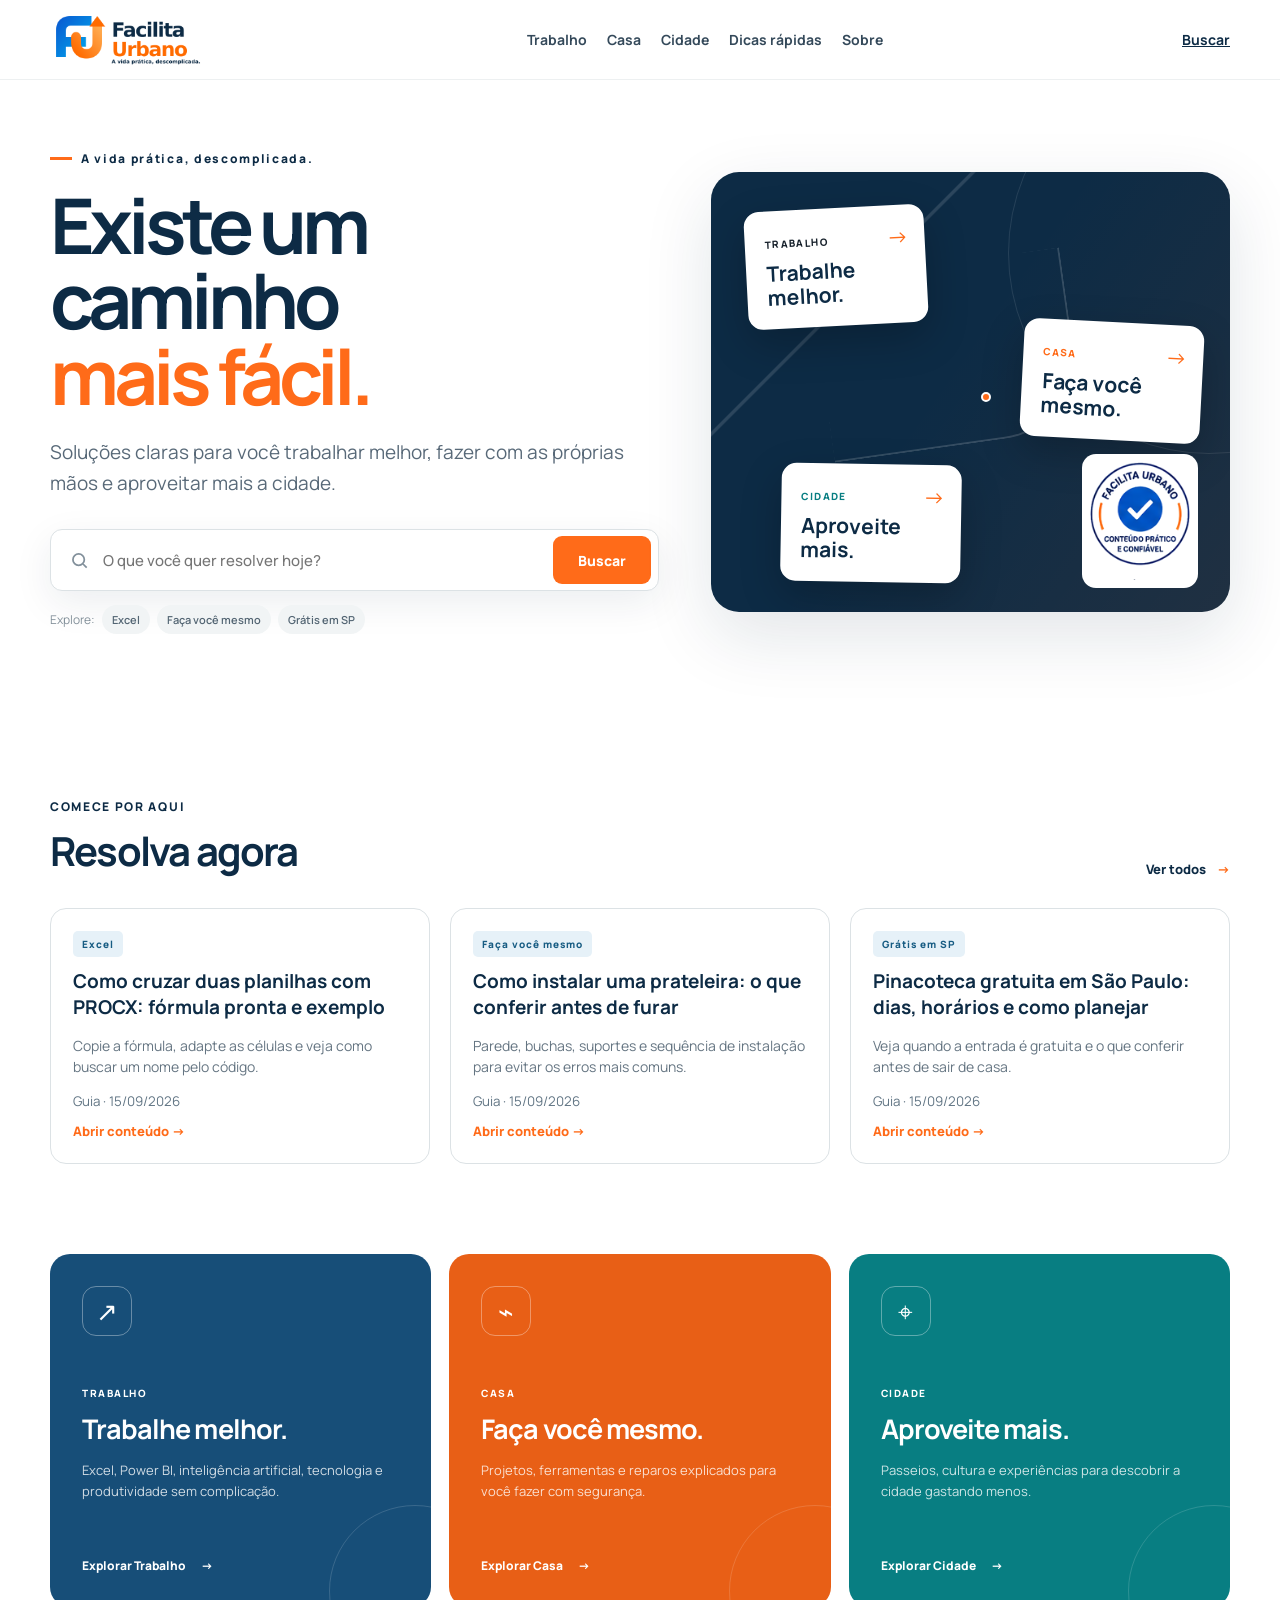
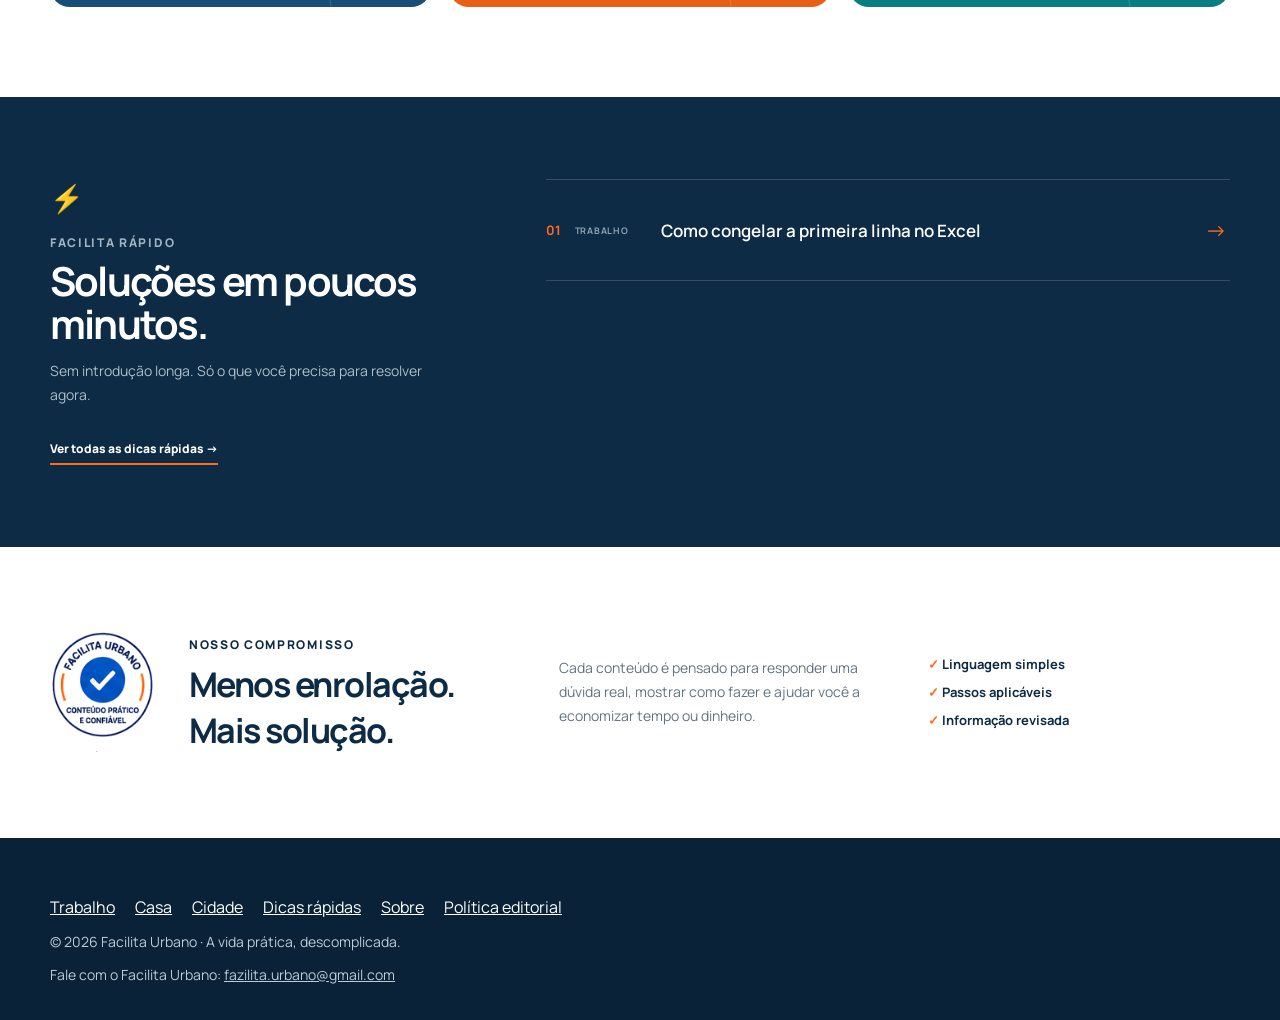
<file: index.html>
<!doctype html>
<html lang="pt-BR">
<head>
  <meta charset="utf-8">
  <meta name="viewport" content="width=device-width,initial-scale=1">
  <meta name="description" content="Soluções práticas para trabalhar melhor, fazer você mesmo e aproveitar a cidade.">
  <meta name="theme-color" content="#102a43">
  <title>Facilita Urbano — A vida prática, descomplicada.</title>
  <link rel="preconnect" href="https://fonts.googleapis.com">
  <link rel="preconnect" href="https://fonts.gstatic.com" crossorigin>
  <link href="https://fonts.googleapis.com/css2?family=Manrope:wght@400;500;600;700;800&display=swap" rel="stylesheet">
  
  <link rel="stylesheet" href="assets/style.css">
  <link rel="stylesheet" href="assets/brand-fix.css">
<link rel="stylesheet" href="assets/internal.css"><link rel="icon" href="assets/favicon.svg"><link rel="stylesheet" href="assets/portal.css"><meta name="robots" content="index,follow"><link rel="canonical" href="https://anappcabral.github.io/facilita-urbano/index.html"></head>
<body>
  <header class="site-header"><a class="brand" href="index.html"><img src="assets/logo-facilita-urbano.png" alt="Facilita Urbano — A vida prática, descomplicada."></a><nav class="desktop-nav" aria-label="Principal"><a href="trabalho.html">Trabalho</a><a href="casa.html">Casa</a><a href="cidade.html">Cidade</a><a href="busca.html?formato=rapido">Dicas rápidas</a><a href="sobre.html">Sobre</a></nav><div class="header-actions"><a href="busca.html" class="search-link">Buscar</a><button class="menu-toggle" aria-label="Abrir menu" aria-expanded="false" aria-controls="mobileMenu"><span></span><span></span></button></div></header><nav id="mobileMenu" class="mobile-menu" aria-label="Menu móvel" hidden><a href="trabalho.html">Trabalho</a><a href="casa.html">Casa</a><a href="cidade.html">Cidade</a><a href="busca.html?formato=rapido">Dicas rápidas</a><a href="sobre.html">Sobre</a></nav>

  
  <main id="inicio">
    <section class="hero shell">
      <div class="hero-copy">
        <span class="eyebrow"><i></i> A vida prática, descomplicada.</span>
        <h1>Existe um caminho<br><em>mais fácil.</em></h1>
        <p>Soluções claras para você trabalhar melhor, fazer com as próprias mãos e aproveitar mais a cidade.</p>
        <form class="search" role="search" id="searchForm" action="busca.html">
          <svg viewBox="0 0 24 24"><circle cx="11" cy="11" r="6.5"/><path d="m16 16 4.2 4.2"/></svg>
          <input id="searchInput" name="q" type="search" placeholder="O que você quer resolver hoje?" aria-label="Buscar conteúdo">
          <button type="submit">Buscar</button>
        </form>
        <div class="popular"><span>Explore:</span><button data-term="Excel">Excel</button><button data-term="Faça você mesmo">Faça você mesmo</button><button data-term="Grátis em SP">Grátis em SP</button></div>
      </div>
      <div class="hero-art" aria-label="Trabalho, casa e cidade conectados">
        <div class="route"><span class="route-dot one"></span><span class="route-dot two"></span><span class="route-dot three"></span></div>
        <article class="float-card work-card"><small>TRABALHO</small><strong>Trabalhe<br>melhor.</strong><span>→</span></article>
        <article class="float-card home-card"><small>CASA</small><strong>Faça você<br>mesmo.</strong><span>→</span></article>
        <article class="float-card city-card"><small>CIDADE</small><strong>Aproveite<br>mais.</strong><span>→</span></article>
        <img class="stamp-img" src="assets/selo-editorial-facilita.png" alt="Selo Facilita Urbano — conteúdo prático e confiável">
      </div>
    </section>

    <section class="resolve shell" aria-labelledby="resolve-title">
      <div class="section-heading"><div><span class="kicker">COMECE POR AQUI</span><h2 id="resolve-title">Resolva agora</h2></div><a href="busca.html">Ver todos <span>→</span></a></div>
      <div class="article-grid"><article class="post-card"><div class="post-body"><span class="tag">Excel</span><h3><a href="leitura-como-cruzar-duas-planilhas-sem-fazer-tudo-manualmente.html">Como cruzar duas planilhas com PROCX: fórmula pronta e exemplo</a></h3><p>Copie a fórmula, adapte as células e veja como buscar um nome pelo código.</p><small>Guia · 15/09/2026</small><a href="leitura-como-cruzar-duas-planilhas-sem-fazer-tudo-manualmente.html">Abrir conteúdo →</a></div></article><article class="post-card"><div class="post-body"><span class="tag">Faça você mesmo</span><h3><a href="leitura-como-instalar-uma-prateleira-sem-erro.html">Como instalar uma prateleira: o que conferir antes de furar</a></h3><p>Parede, buchas, suportes e sequência de instalação para evitar os erros mais comuns.</p><small>Guia · 15/09/2026</small><a href="leitura-como-instalar-uma-prateleira-sem-erro.html">Abrir conteúdo →</a></div></article><article class="post-card"><div class="post-body"><span class="tag">Grátis em SP</span><h3><a href="leitura-pinacoteca-gratuita-sao-paulo.html">Pinacoteca gratuita em São Paulo: dias, horários e como planejar</a></h3><p>Veja quando a entrada é gratuita e o que conferir antes de sair de casa.</p><small>Guia · 15/09/2026</small><a href="leitura-pinacoteca-gratuita-sao-paulo.html">Abrir conteúdo →</a></div></article></div></section>

    <section class="editorials shell">
      <article id="trabalho" class="editorial work"><span class="editorial-icon">↗</span><small>TRABALHO</small><h2>Trabalhe melhor.</h2><p>Excel, Power BI, inteligência artificial, tecnologia e produtividade sem complicação.</p><a href="trabalho.html">Explorar Trabalho <span>→</span></a></article>
      <article id="casa" class="editorial home"><span class="editorial-icon">⌁</span><small>CASA</small><h2>Faça você mesmo.</h2><p>Projetos, ferramentas e reparos explicados para você fazer com segurança.</p><a href="casa.html">Explorar Casa <span>→</span></a></article>
      <article id="cidade" class="editorial city"><span class="editorial-icon">⌖</span><small>CIDADE</small><h2>Aproveite mais.</h2><p>Passeios, cultura e experiências para descobrir a cidade gastando menos.</p><a href="cidade.html">Explorar Cidade <span>→</span></a></article>
    </section>

    <section id="rapido" class="quick-section">
      <div class="shell quick-wrap">
        <div class="quick-intro"><span class="bolt">⚡</span><span class="kicker light">FACILITA RÁPIDO</span><h2>Soluções em poucos minutos.</h2><p>Sem introdução longa. Só o que você precisa para resolver agora.</p><a href="busca.html?formato=rapido">Ver todas as dicas rápidas →</a></div>
        <div class="quick-list"><a href="leitura-como-congelar-a-primeira-linha.html"><span><b>01</b><small>TRABALHO</small></span><strong>Como congelar a primeira linha no Excel</strong><i>→</i></a></div>
      </div>
    </section>

    <section class="promise shell"><img class="promise-seal" src="assets/selo-editorial-facilita.png" alt="Conteúdo prático e confiável"><div><span class="kicker">NOSSO COMPROMISSO</span><h2>Menos enrolação.<br>Mais solução.</h2></div><p>Cada conteúdo é pensado para responder uma dúvida real, mostrar como fazer e ajudar você a economizar tempo ou dinheiro.</p><div class="checks"><span>✓ Linguagem simples</span><span>✓ Passos aplicáveis</span><span>✓ Informação revisada</span></div></section>
  </main>

  <footer><div class="shell"><nav class="footer-links" aria-label="Rodapé"><a href="trabalho.html">Trabalho</a><a href="casa.html">Casa</a><a href="cidade.html">Cidade</a><a href="busca.html?formato=rapido">Dicas rápidas</a><a href="sobre.html">Sobre</a><a href="politica-editorial.html">Política editorial</a></nav><p>© 2026 Facilita Urbano · A vida prática, descomplicada.</p><p>Fale com o Facilita Urbano: <a href="mailto:fazilita.urbano@gmail.com" style="color:inherit;text-decoration:underline;overflow-wrap:anywhere">fazilita.urbano@gmail.com</a></p></div></footer>
  <div class="toast" role="status" aria-live="polite"></div>
  
  
<script src="assets/portal.js" defer></script></body>
</html>
</file>
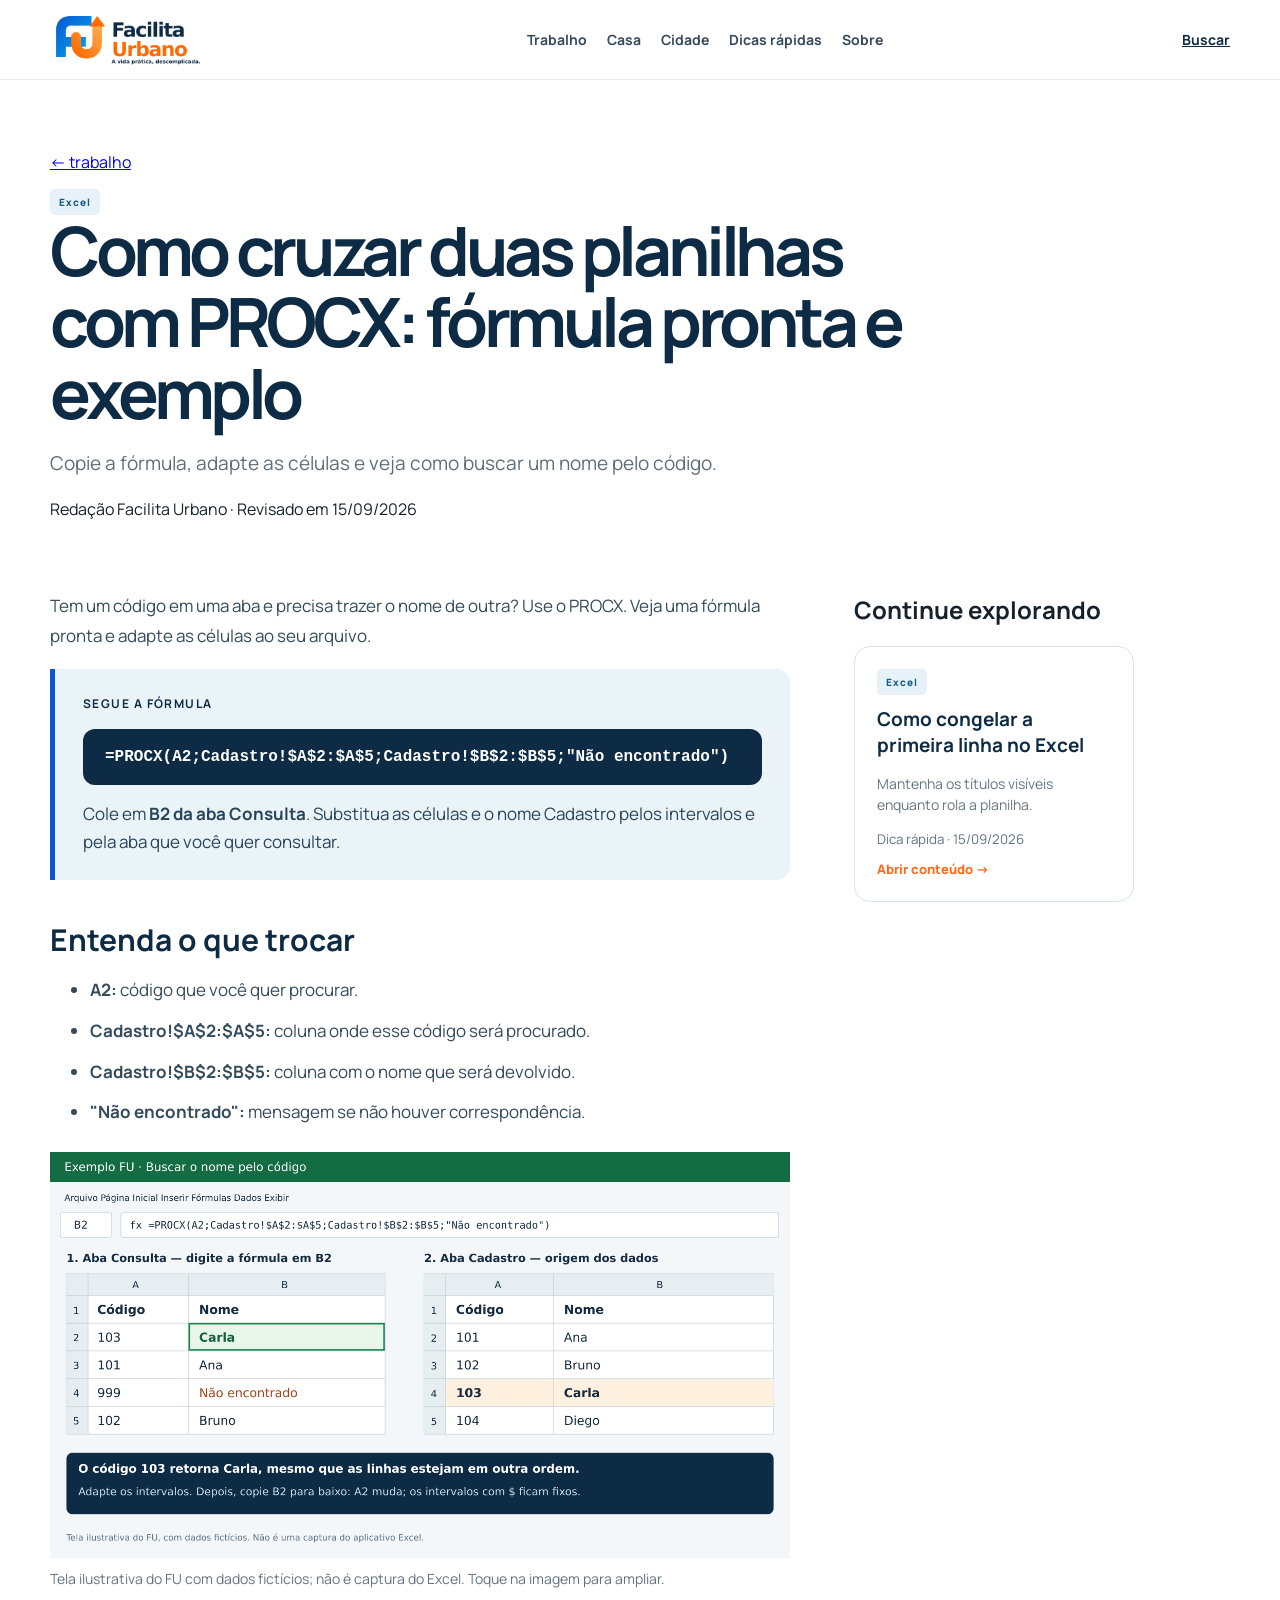
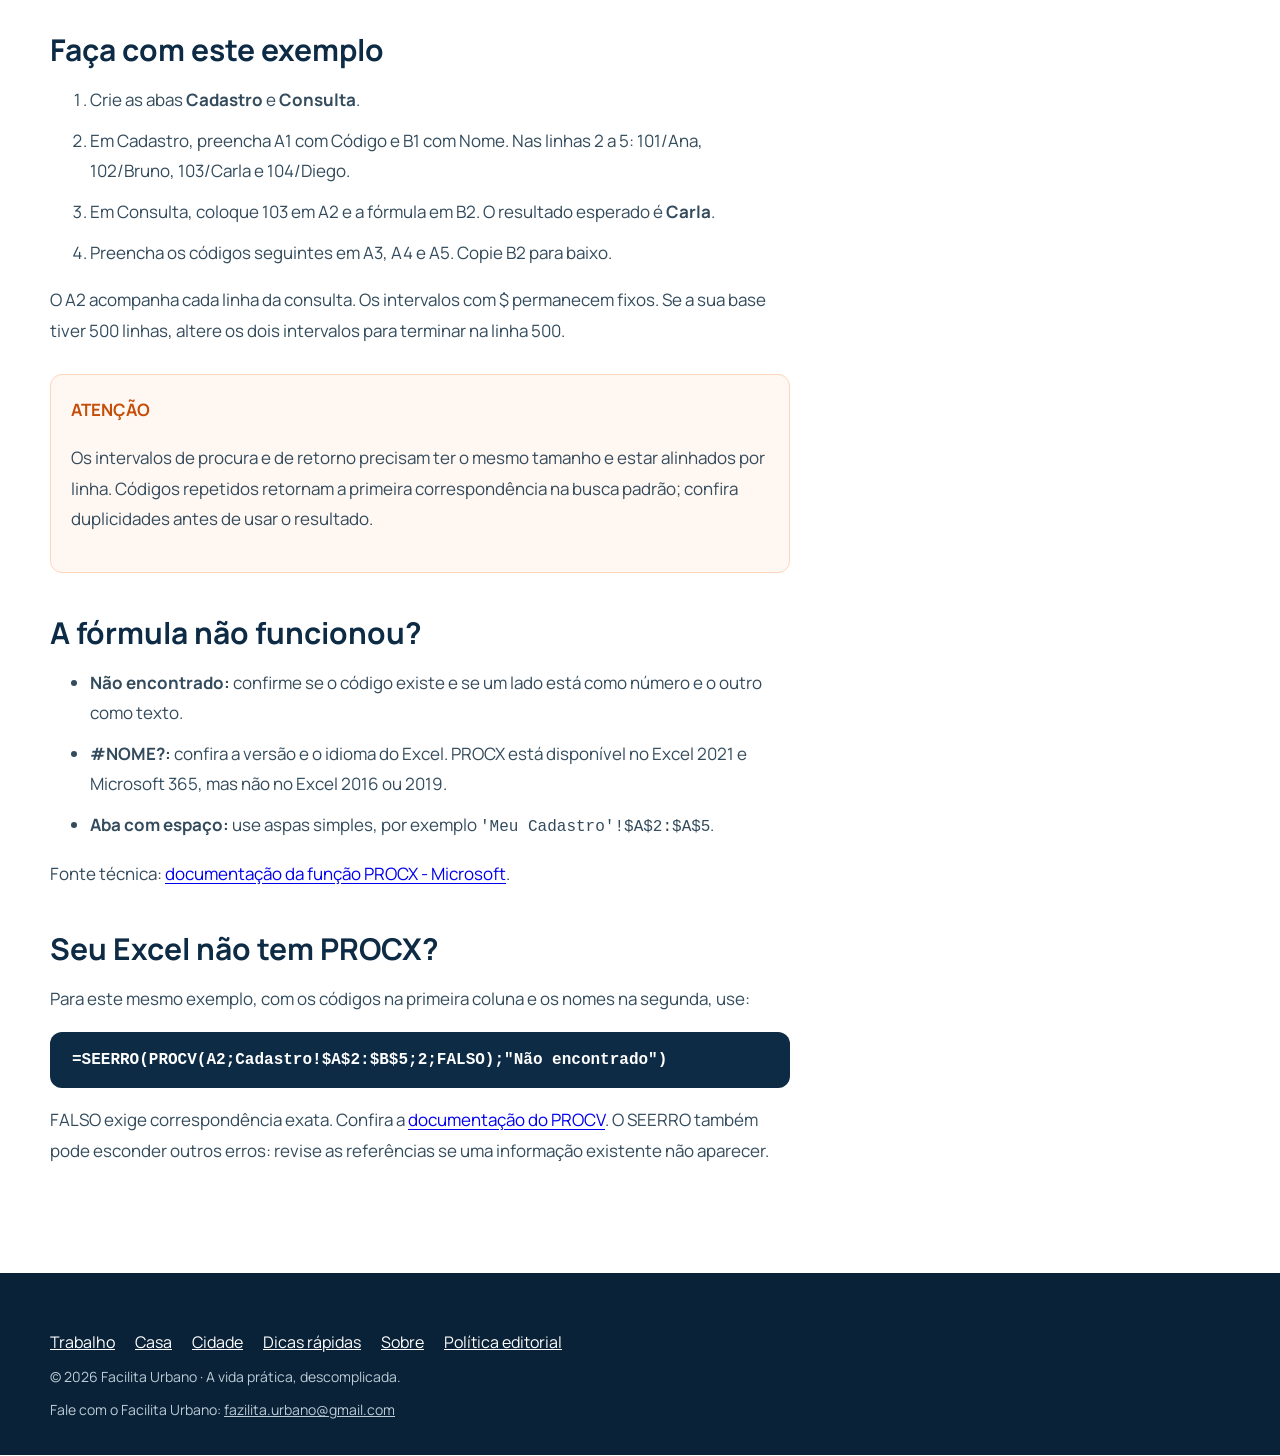
<file: artigo.html>
<!doctype html><html lang="pt-BR"><head><meta charset="utf-8"><meta name="viewport" content="width=device-width,initial-scale=1"><meta name="description" content="Copie a fórmula, adapte as células e veja como buscar um nome pelo código."><title>Como cruzar duas planilhas com PROCX: fórmula pronta e exemplo | Facilita Urbano</title><link rel="preconnect" href="https://fonts.googleapis.com"><link rel="preconnect" href="https://fonts.gstatic.com" crossorigin><link href="https://fonts.googleapis.com/css2?family=Manrope:wght@400;500;600;700;800&display=swap" rel="stylesheet"><link rel="stylesheet" href="assets/style.css"><link rel="stylesheet" href="assets/brand-fix.css"><link rel="stylesheet" href="assets/internal.css"><link rel="icon" href="assets/favicon.svg"><link rel="stylesheet" href="assets/portal.css"><meta name="robots" content="index,follow"><link rel="canonical" href="https://anappcabral.github.io/facilita-urbano/leitura-como-cruzar-duas-planilhas-sem-fazer-tudo-manualmente.html"></head><body><header class="site-header"><a class="brand" href="index.html"><img src="assets/logo-facilita-urbano.png" alt="Facilita Urbano — A vida prática, descomplicada."></a><nav class="desktop-nav" aria-label="Principal"><a href="trabalho.html">Trabalho</a><a href="casa.html">Casa</a><a href="cidade.html">Cidade</a><a href="busca.html?formato=rapido">Dicas rápidas</a><a href="sobre.html">Sobre</a></nav><div class="header-actions"><a href="busca.html" class="search-link">Buscar</a><button class="menu-toggle" aria-label="Abrir menu" aria-expanded="false" aria-controls="mobileMenu"><span></span><span></span></button></div></header><nav id="mobileMenu" class="mobile-menu" aria-label="Menu móvel" hidden><a href="trabalho.html">Trabalho</a><a href="casa.html">Casa</a><a href="cidade.html">Cidade</a><a href="busca.html?formato=rapido">Dicas rápidas</a><a href="sobre.html">Sobre</a></nav><main><section class="article-hero shell"><p><a href="trabalho.html">← trabalho</a></p><span class="tag">Excel</span><h1>Como cruzar duas planilhas com PROCX: fórmula pronta e exemplo</h1><p class="article-deck">Copie a fórmula, adapte as células e veja como buscar um nome pelo código.</p><p>Redação Facilita Urbano · Revisado em 15/09/2026</p></section><div class="shell article-layout"><article class="article-content"><p>Tem um código em uma aba e precisa trazer o nome de outra? Use o PROCX. Veja uma fórmula pronta e adapte as células ao seu arquivo.</p><div class="answer-box"><b>SEGUE A FÓRMULA</b><pre class="codebox"><code>=PROCX(A2;Cadastro!$A$2:$A$5;Cadastro!$B$2:$B$5;"Não encontrado")</code></pre><p>Cole em <strong>B2 da aba Consulta</strong>. Substitua as células e o nome Cadastro pelos intervalos e pela aba que você quer consultar.</p></div><h2>Entenda o que trocar</h2><ul><li><strong>A2:</strong> código que você quer procurar.</li><li><strong>Cadastro!$A$2:$A$5:</strong> coluna onde esse código será procurado.</li><li><strong>Cadastro!$B$2:$B$5:</strong> coluna com o nome que será devolvido.</li><li><strong>"Não encontrado":</strong> mensagem se não houver correspondência.</li></ul><figure><a href="assets/procx-exemplo.png"><img src="assets/procx-exemplo.png" width="1440" height="790" alt="Exemplo ilustrativo: código 103 na aba Consulta retorna Carla da aba Cadastro; código 999 retorna Não encontrado." loading="lazy"></a><figcaption>Tela ilustrativa do FU com dados fictícios; não é captura do Excel. Toque na imagem para ampliar.</figcaption></figure><h2>Faça com este exemplo</h2><ol><li>Crie as abas <strong>Cadastro</strong> e <strong>Consulta</strong>.</li><li>Em Cadastro, preencha A1 com Código e B1 com Nome. Nas linhas 2 a 5: 101/Ana, 102/Bruno, 103/Carla e 104/Diego.</li><li>Em Consulta, coloque 103 em A2 e a fórmula em B2. O resultado esperado é <strong>Carla</strong>.</li><li>Preencha os códigos seguintes em A3, A4 e A5. Copie B2 para baixo.</li></ol><p>O A2 acompanha cada linha da consulta. Os intervalos com $ permanecem fixos. Se a sua base tiver 500 linhas, altere os dois intervalos para terminar na linha 500.</p><div class="callout"><b>ATENÇÃO</b><p>Os intervalos de procura e de retorno precisam ter o mesmo tamanho e estar alinhados por linha. Códigos repetidos retornam a primeira correspondência na busca padrão; confira duplicidades antes de usar o resultado.</p></div><h2>A fórmula não funcionou?</h2><ul><li><strong>Não encontrado:</strong> confirme se o código existe e se um lado está como número e o outro como texto.</li><li><strong>#NOME?:</strong> confira a versão e o idioma do Excel. PROCX está disponível no Excel 2021 e Microsoft 365, mas não no Excel 2016 ou 2019.</li><li><strong>Aba com espaço:</strong> use aspas simples, por exemplo <code>'Meu Cadastro'!$A$2:$A$5</code>.</li></ul><p>Fonte técnica: <a href="https://support.microsoft.com/pt-br/excel/functions/xlookup-function">documentação da função PROCX - Microsoft</a>.</p><h2>Seu Excel não tem PROCX?</h2><p>Para este mesmo exemplo, com os códigos na primeira coluna e os nomes na segunda, use:</p><pre class="codebox"><code>=SEERRO(PROCV(A2;Cadastro!$A$2:$B$5;2;FALSO);"Não encontrado")</code></pre><p>FALSO exige correspondência exata. Confira a <a href="https://support.microsoft.com/pt-br/excel/functions/vlookup-function">documentação do PROCV</a>. O SEERRO também pode esconder outros erros: revise as referências se uma informação existente não aparecer.</p></article><aside><h2>Continue explorando</h2><article class="post-card"><div class="post-body"><span class="tag">Excel</span><h3><a href="leitura-como-congelar-a-primeira-linha.html">Como congelar a primeira linha no Excel</a></h3><p>Mantenha os títulos visíveis enquanto rola a planilha.</p><small>Dica rápida · 15/09/2026</small><a href="leitura-como-congelar-a-primeira-linha.html">Abrir conteúdo →</a></div></article></aside></div></main><footer><div class="shell"><nav class="footer-links" aria-label="Rodapé"><a href="trabalho.html">Trabalho</a><a href="casa.html">Casa</a><a href="cidade.html">Cidade</a><a href="busca.html?formato=rapido">Dicas rápidas</a><a href="sobre.html">Sobre</a><a href="politica-editorial.html">Política editorial</a></nav><p>© 2026 Facilita Urbano · A vida prática, descomplicada.</p><p>Fale com o Facilita Urbano: <a href="mailto:fazilita.urbano@gmail.com" style="color:inherit;text-decoration:underline;overflow-wrap:anywhere">fazilita.urbano@gmail.com</a></p></div></footer><script src="assets/portal.js" defer></script></body></html>
</file>
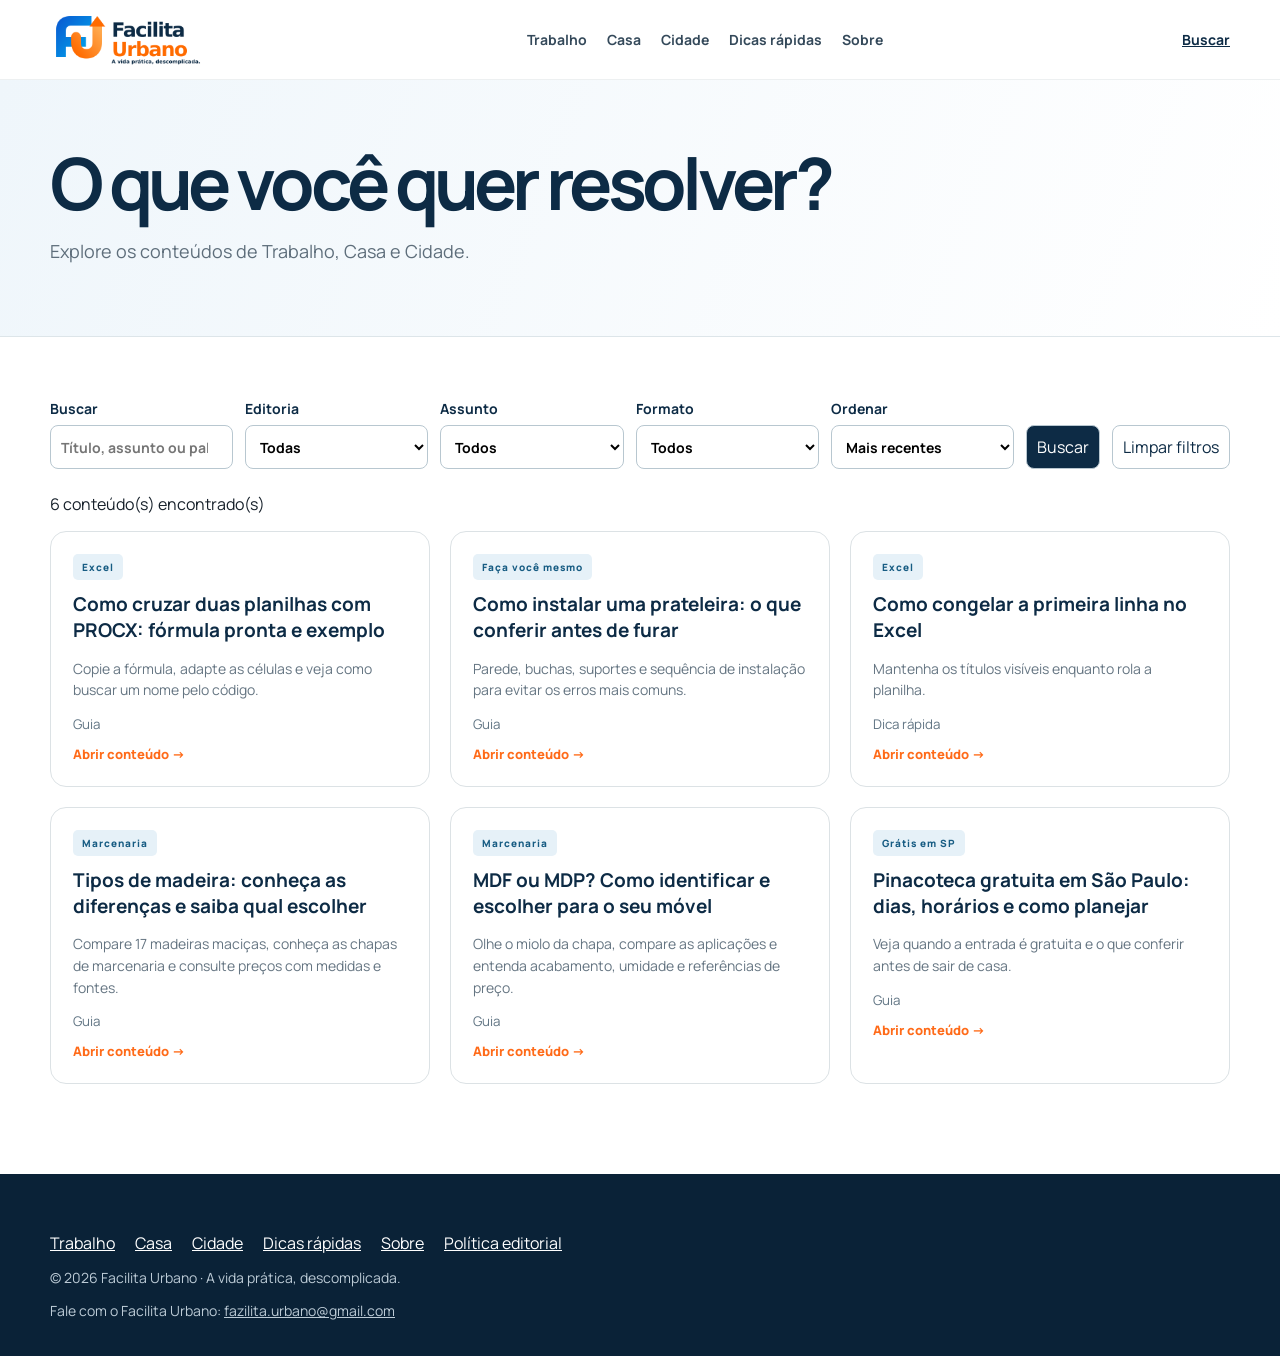
<file: busca.html>
<!doctype html><html lang="pt-BR"><head><meta charset="utf-8"><meta name="viewport" content="width=device-width,initial-scale=1"><title>Busca | Facilita Urbano</title><link rel="preconnect" href="https://fonts.googleapis.com"><link rel="preconnect" href="https://fonts.gstatic.com" crossorigin><link href="https://fonts.googleapis.com/css2?family=Manrope:wght@400;500;600;700;800&display=swap" rel="stylesheet"><link rel="stylesheet" href="assets/style.css"><link rel="stylesheet" href="assets/brand-fix.css"><link rel="stylesheet" href="assets/internal.css"><link rel="icon" href="assets/favicon.svg"><link rel="stylesheet" href="assets/portal.css"><meta name="robots" content="index,follow"><link rel="canonical" href="https://anappcabral.github.io/facilita-urbano/busca.html"></head><body class="category-work"><header class="site-header"><a class="brand" href="index.html"><img src="assets/logo-facilita-urbano.png" alt="Facilita Urbano — A vida prática, descomplicada."></a><nav class="desktop-nav" aria-label="Principal"><a href="trabalho.html">Trabalho</a><a href="casa.html">Casa</a><a href="cidade.html">Cidade</a><a href="busca.html?formato=rapido">Dicas rápidas</a><a href="sobre.html">Sobre</a></nav><div class="header-actions"><a href="busca.html" class="search-link">Buscar</a><button class="menu-toggle" aria-label="Abrir menu" aria-expanded="false" aria-controls="mobileMenu"><span></span><span></span></button></div></header><nav id="mobileMenu" class="mobile-menu" aria-label="Menu móvel" hidden><a href="trabalho.html">Trabalho</a><a href="casa.html">Casa</a><a href="cidade.html">Cidade</a><a href="busca.html?formato=rapido">Dicas rápidas</a><a href="sobre.html">Sobre</a></nav><main><section class="page-hero"><div class="shell"><h1>O que você quer resolver?</h1><p>Explore os conteúdos de Trabalho, Casa e Cidade.</p></div></section><section class="listing shell"><form class="catalog-controls" id="catalogForm"><label>Buscar<input type="search" name="q" placeholder="Título, assunto ou palavra-chave"></label><label>Editoria<select name="categoria"><option value="">Todas</option><option value="trabalho">Trabalho</option><option value="casa">Casa</option><option value="cidade">Cidade</option></select></label><label>Assunto<select name="assunto"><option value="">Todos</option><option>Excel</option><option>Faça você mesmo</option><option>Marcenaria</option><option>Grátis em SP</option></select></label><label>Formato<select name="formato"><option value="">Todos</option><option value="rapido">Dicas rápidas</option><option value="guia">Guias</option></select></label><label>Ordenar<select name="ordem"><option value="recentes">Mais recentes</option><option value="antigos">Mais antigos</option><option value="titulo">Título A–Z</option></select></label><button type="submit">Buscar</button><button type="button" id="clearFilters">Limpar filtros</button></form><p id="resultCount" role="status" aria-live="polite"></p><div id="results" class="article-grid"><article class="post-card"><div class="post-body"><span class="tag">Excel</span><h3><a href="leitura-como-cruzar-duas-planilhas-sem-fazer-tudo-manualmente.html">Como cruzar duas planilhas com PROCX: fórmula pronta e exemplo</a></h3><p>Copie a fórmula, adapte as células e veja como buscar um nome pelo código.</p><small>Guia · 15/09/2026</small><a href="leitura-como-cruzar-duas-planilhas-sem-fazer-tudo-manualmente.html">Abrir conteúdo →</a></div></article><article class="post-card"><div class="post-body"><span class="tag">Faça você mesmo</span><h3><a href="leitura-como-instalar-uma-prateleira-sem-erro.html">Como instalar uma prateleira: o que conferir antes de furar</a></h3><p>Parede, buchas, suportes e sequência de instalação para evitar os erros mais comuns.</p><small>Guia · 15/09/2026</small><a href="leitura-como-instalar-uma-prateleira-sem-erro.html">Abrir conteúdo →</a></div></article><article class="post-card"><div class="post-body"><span class="tag">Excel</span><h3><a href="leitura-como-congelar-a-primeira-linha.html">Como congelar a primeira linha no Excel</a></h3><p>Mantenha os títulos visíveis enquanto rola a planilha.</p><small>Dica rápida · 15/09/2026</small><a href="leitura-como-congelar-a-primeira-linha.html">Abrir conteúdo →</a></div></article><article class="post-card"><div class="post-body"><span class="tag">Marcenaria</span><h3><a href="leitura-tipos-de-madeira-como-escolher.html">Tipos de madeira: conheça as diferenças e saiba qual escolher</a></h3><p>Compare 17 madeiras maciças, conheça as chapas de marcenaria e consulte preços com medidas e fontes.</p><small>Guia · 15/09/2026</small><a href="leitura-tipos-de-madeira-como-escolher.html">Abrir conteúdo →</a></div></article><article class="post-card"><div class="post-body"><span class="tag">Marcenaria</span><h3><a href="leitura-mdf-ou-mdp-como-identificar-e-escolher.html">MDF ou MDP? Como identificar e escolher para o seu móvel</a></h3><p>Olhe o miolo da chapa, compare as aplicações e entenda acabamento, umidade e referências de preço.</p><small>Guia · 15/09/2026</small><a href="leitura-mdf-ou-mdp-como-identificar-e-escolher.html">Abrir conteúdo →</a></div></article><article class="post-card"><div class="post-body"><span class="tag">Grátis em SP</span><h3><a href="leitura-pinacoteca-gratuita-sao-paulo.html">Pinacoteca gratuita em São Paulo: dias, horários e como planejar</a></h3><p>Veja quando a entrada é gratuita e o que conferir antes de sair de casa.</p><small>Guia · 15/09/2026</small><a href="leitura-pinacoteca-gratuita-sao-paulo.html">Abrir conteúdo →</a></div></article></div></section></main><footer><div class="shell"><nav class="footer-links" aria-label="Rodapé"><a href="trabalho.html">Trabalho</a><a href="casa.html">Casa</a><a href="cidade.html">Cidade</a><a href="busca.html?formato=rapido">Dicas rápidas</a><a href="sobre.html">Sobre</a><a href="politica-editorial.html">Política editorial</a></nav><p>© 2026 Facilita Urbano · A vida prática, descomplicada.</p><p>Fale com o Facilita Urbano: <a href="mailto:fazilita.urbano@gmail.com" style="color:inherit;text-decoration:underline;overflow-wrap:anywhere">fazilita.urbano@gmail.com</a></p></div></footer><script src="assets/portal.js" defer></script></body></html>
</file>
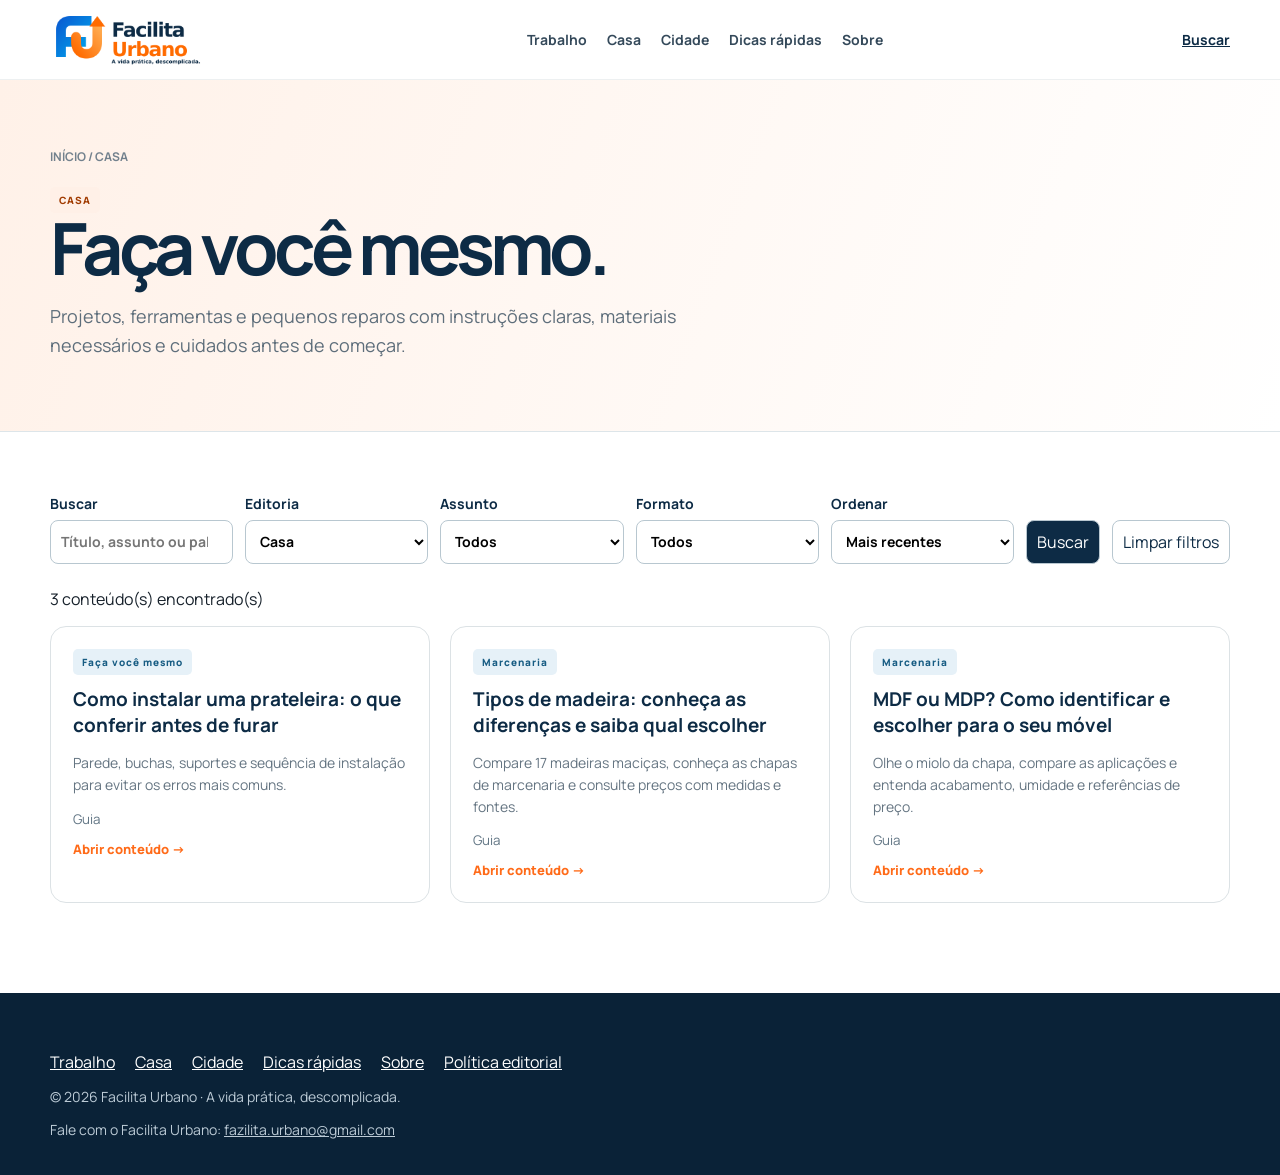
<file: casa.html>
<!doctype html><html lang="pt-BR"><head><meta charset="utf-8"><meta name="viewport" content="width=device-width,initial-scale=1"><title>Casa | Facilita Urbano</title><link rel="preconnect" href="https://fonts.googleapis.com"><link rel="preconnect" href="https://fonts.gstatic.com" crossorigin><link href="https://fonts.googleapis.com/css2?family=Manrope:wght@400;500;600;700;800&display=swap" rel="stylesheet"><link rel="stylesheet" href="assets/style.css"><link rel="stylesheet" href="assets/brand-fix.css"><link rel="stylesheet" href="assets/internal.css"><link rel="icon" href="assets/favicon.svg"><link rel="stylesheet" href="assets/portal.css"><meta name="robots" content="index,follow"><link rel="canonical" href="https://anappcabral.github.io/facilita-urbano/casa.html"></head><body class="category-home"><header class="site-header"><a class="brand" href="index.html"><img src="assets/logo-facilita-urbano.png" alt="Facilita Urbano — A vida prática, descomplicada."></a><nav class="desktop-nav" aria-label="Principal"><a href="trabalho.html">Trabalho</a><a href="casa.html">Casa</a><a href="cidade.html">Cidade</a><a href="busca.html?formato=rapido">Dicas rápidas</a><a href="sobre.html">Sobre</a></nav><div class="header-actions"><a href="busca.html" class="search-link">Buscar</a><button class="menu-toggle" aria-label="Abrir menu" aria-expanded="false" aria-controls="mobileMenu"><span></span><span></span></button></div></header><nav id="mobileMenu" class="mobile-menu" aria-label="Menu móvel" hidden><a href="trabalho.html">Trabalho</a><a href="casa.html">Casa</a><a href="cidade.html">Cidade</a><a href="busca.html?formato=rapido">Dicas rápidas</a><a href="sobre.html">Sobre</a></nav><main><section class="page-hero"><div class="shell"><div class="crumb">INÍCIO / CASA</div><span class="tag orange">CASA</span><h1>Faça você mesmo.</h1><p>Projetos, ferramentas e pequenos reparos com instruções claras, materiais necessários e cuidados antes de começar.</p></div></section><section class="listing shell"><form class="catalog-controls" id="catalogForm"><label>Buscar<input type="search" name="q" placeholder="Título, assunto ou palavra-chave"></label><label>Editoria<select name="categoria"><option value="">Todas</option><option value="trabalho">Trabalho</option><option value="casa">Casa</option><option value="cidade">Cidade</option></select></label><label>Assunto<select name="assunto"><option value="">Todos</option><option>Excel</option><option>Faça você mesmo</option><option>Marcenaria</option><option>Grátis em SP</option></select></label><label>Formato<select name="formato"><option value="">Todos</option><option value="rapido">Dicas rápidas</option><option value="guia">Guias</option></select></label><label>Ordenar<select name="ordem"><option value="recentes">Mais recentes</option><option value="antigos">Mais antigos</option><option value="titulo">Título A–Z</option></select></label><button type="submit">Buscar</button><button type="button" id="clearFilters">Limpar filtros</button></form><p id="resultCount" role="status" aria-live="polite"></p><div id="results" class="article-grid"><article class="post-card"><div class="post-body"><span class="tag">Faça você mesmo</span><h3><a href="leitura-como-instalar-uma-prateleira-sem-erro.html">Como instalar uma prateleira: o que conferir antes de furar</a></h3><p>Parede, buchas, suportes e sequência de instalação para evitar os erros mais comuns.</p><small>Guia · 15/09/2026</small><a href="leitura-como-instalar-uma-prateleira-sem-erro.html">Abrir conteúdo →</a></div></article><article class="post-card"><div class="post-body"><span class="tag">Marcenaria</span><h3><a href="leitura-tipos-de-madeira-como-escolher.html">Tipos de madeira: conheça as diferenças e saiba qual escolher</a></h3><p>Compare 17 madeiras maciças, conheça as chapas de marcenaria e consulte preços com medidas e fontes.</p><small>Guia · 15/09/2026</small><a href="leitura-tipos-de-madeira-como-escolher.html">Abrir conteúdo →</a></div></article><article class="post-card"><div class="post-body"><span class="tag">Marcenaria</span><h3><a href="leitura-mdf-ou-mdp-como-identificar-e-escolher.html">MDF ou MDP? Como identificar e escolher para o seu móvel</a></h3><p>Olhe o miolo da chapa, compare as aplicações e entenda acabamento, umidade e referências de preço.</p><small>Guia · 15/09/2026</small><a href="leitura-mdf-ou-mdp-como-identificar-e-escolher.html">Abrir conteúdo →</a></div></article></div></section></main><footer><div class="shell"><nav class="footer-links" aria-label="Rodapé"><a href="trabalho.html">Trabalho</a><a href="casa.html">Casa</a><a href="cidade.html">Cidade</a><a href="busca.html?formato=rapido">Dicas rápidas</a><a href="sobre.html">Sobre</a><a href="politica-editorial.html">Política editorial</a></nav><p>© 2026 Facilita Urbano · A vida prática, descomplicada.</p><p>Fale com o Facilita Urbano: <a href="mailto:fazilita.urbano@gmail.com" style="color:inherit;text-decoration:underline;overflow-wrap:anywhere">fazilita.urbano@gmail.com</a></p></div></footer><script src="assets/portal.js" defer></script></body></html>
</file>
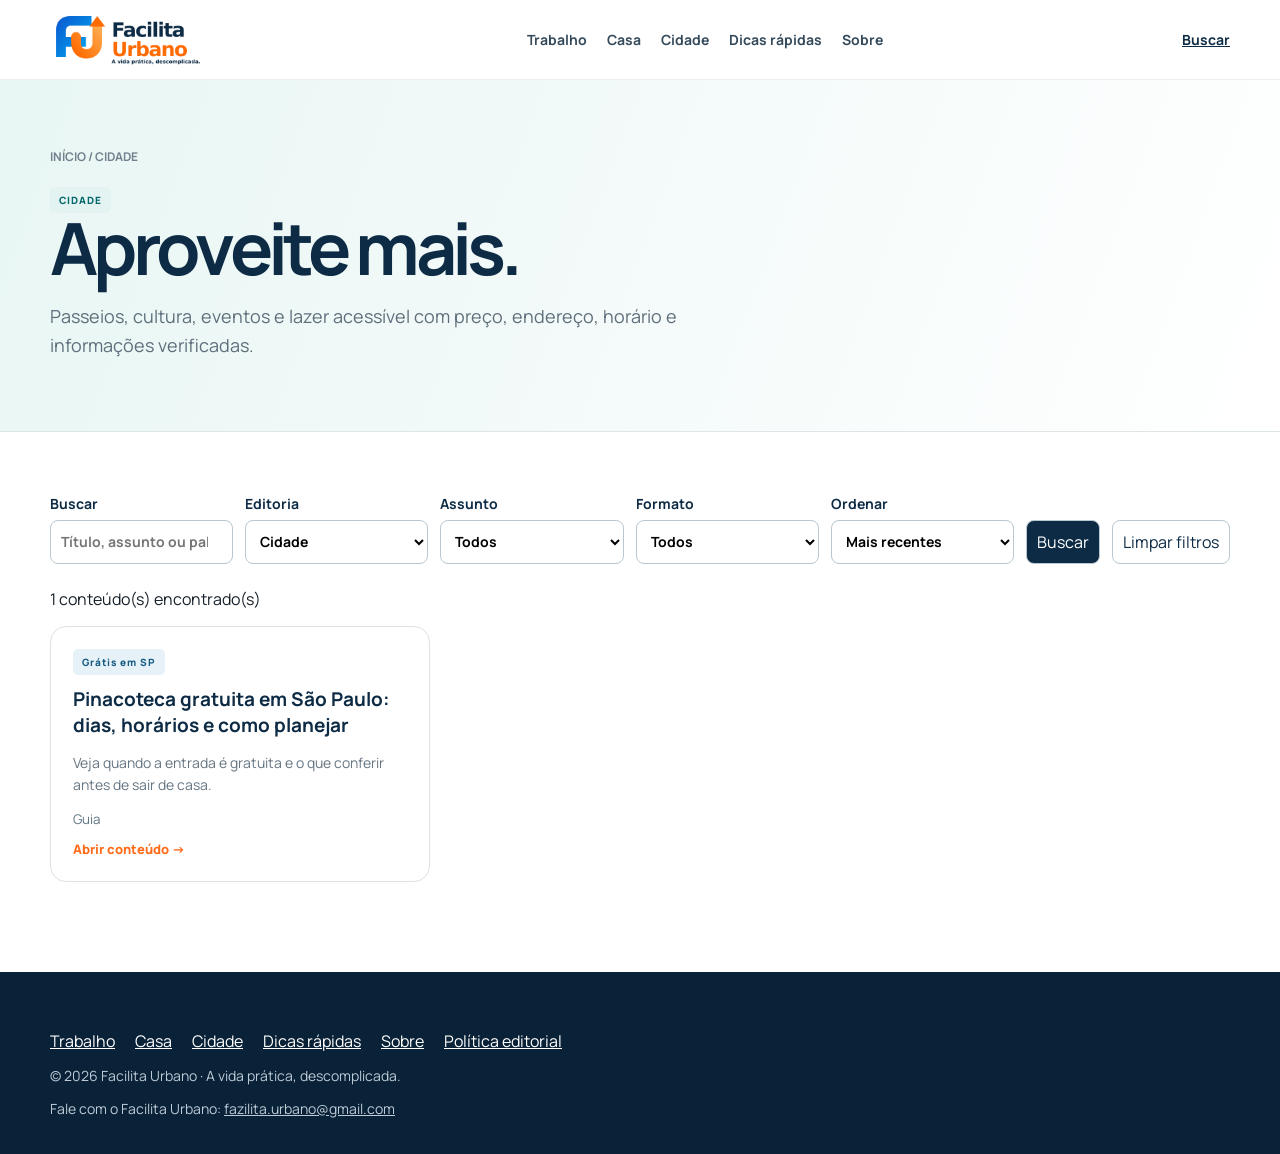
<file: cidade.html>
<!doctype html><html lang="pt-BR"><head><meta charset="utf-8"><meta name="viewport" content="width=device-width,initial-scale=1"><title>Cidade | Facilita Urbano</title><link rel="preconnect" href="https://fonts.googleapis.com"><link rel="preconnect" href="https://fonts.gstatic.com" crossorigin><link href="https://fonts.googleapis.com/css2?family=Manrope:wght@400;500;600;700;800&display=swap" rel="stylesheet"><link rel="stylesheet" href="assets/style.css"><link rel="stylesheet" href="assets/brand-fix.css"><link rel="stylesheet" href="assets/internal.css"><link rel="icon" href="assets/favicon.svg"><link rel="stylesheet" href="assets/portal.css"><meta name="robots" content="index,follow"><link rel="canonical" href="https://anappcabral.github.io/facilita-urbano/cidade.html"></head><body class="category-city"><header class="site-header"><a class="brand" href="index.html"><img src="assets/logo-facilita-urbano.png" alt="Facilita Urbano — A vida prática, descomplicada."></a><nav class="desktop-nav" aria-label="Principal"><a href="trabalho.html">Trabalho</a><a href="casa.html">Casa</a><a href="cidade.html">Cidade</a><a href="busca.html?formato=rapido">Dicas rápidas</a><a href="sobre.html">Sobre</a></nav><div class="header-actions"><a href="busca.html" class="search-link">Buscar</a><button class="menu-toggle" aria-label="Abrir menu" aria-expanded="false" aria-controls="mobileMenu"><span></span><span></span></button></div></header><nav id="mobileMenu" class="mobile-menu" aria-label="Menu móvel" hidden><a href="trabalho.html">Trabalho</a><a href="casa.html">Casa</a><a href="cidade.html">Cidade</a><a href="busca.html?formato=rapido">Dicas rápidas</a><a href="sobre.html">Sobre</a></nav><main><section class="page-hero"><div class="shell"><div class="crumb">INÍCIO / CIDADE</div><span class="tag teal">CIDADE</span><h1>Aproveite mais.</h1><p>Passeios, cultura, eventos e lazer acessível com preço, endereço, horário e informações verificadas.</p></div></section><section class="listing shell"><form class="catalog-controls" id="catalogForm"><label>Buscar<input type="search" name="q" placeholder="Título, assunto ou palavra-chave"></label><label>Editoria<select name="categoria"><option value="">Todas</option><option value="trabalho">Trabalho</option><option value="casa">Casa</option><option value="cidade">Cidade</option></select></label><label>Assunto<select name="assunto"><option value="">Todos</option><option>Excel</option><option>Faça você mesmo</option><option>Marcenaria</option><option>Grátis em SP</option></select></label><label>Formato<select name="formato"><option value="">Todos</option><option value="rapido">Dicas rápidas</option><option value="guia">Guias</option></select></label><label>Ordenar<select name="ordem"><option value="recentes">Mais recentes</option><option value="antigos">Mais antigos</option><option value="titulo">Título A–Z</option></select></label><button type="submit">Buscar</button><button type="button" id="clearFilters">Limpar filtros</button></form><p id="resultCount" role="status" aria-live="polite"></p><div id="results" class="article-grid"><article class="post-card"><div class="post-body"><span class="tag">Grátis em SP</span><h3><a href="leitura-pinacoteca-gratuita-sao-paulo.html">Pinacoteca gratuita em São Paulo: dias, horários e como planejar</a></h3><p>Veja quando a entrada é gratuita e o que conferir antes de sair de casa.</p><small>Guia · 15/09/2026</small><a href="leitura-pinacoteca-gratuita-sao-paulo.html">Abrir conteúdo →</a></div></article></div></section></main><footer><div class="shell"><nav class="footer-links" aria-label="Rodapé"><a href="trabalho.html">Trabalho</a><a href="casa.html">Casa</a><a href="cidade.html">Cidade</a><a href="busca.html?formato=rapido">Dicas rápidas</a><a href="sobre.html">Sobre</a><a href="politica-editorial.html">Política editorial</a></nav><p>© 2026 Facilita Urbano · A vida prática, descomplicada.</p><p>Fale com o Facilita Urbano: <a href="mailto:fazilita.urbano@gmail.com" style="color:inherit;text-decoration:underline;overflow-wrap:anywhere">fazilita.urbano@gmail.com</a></p></div></footer><script src="assets/portal.js" defer></script></body></html>
</file>
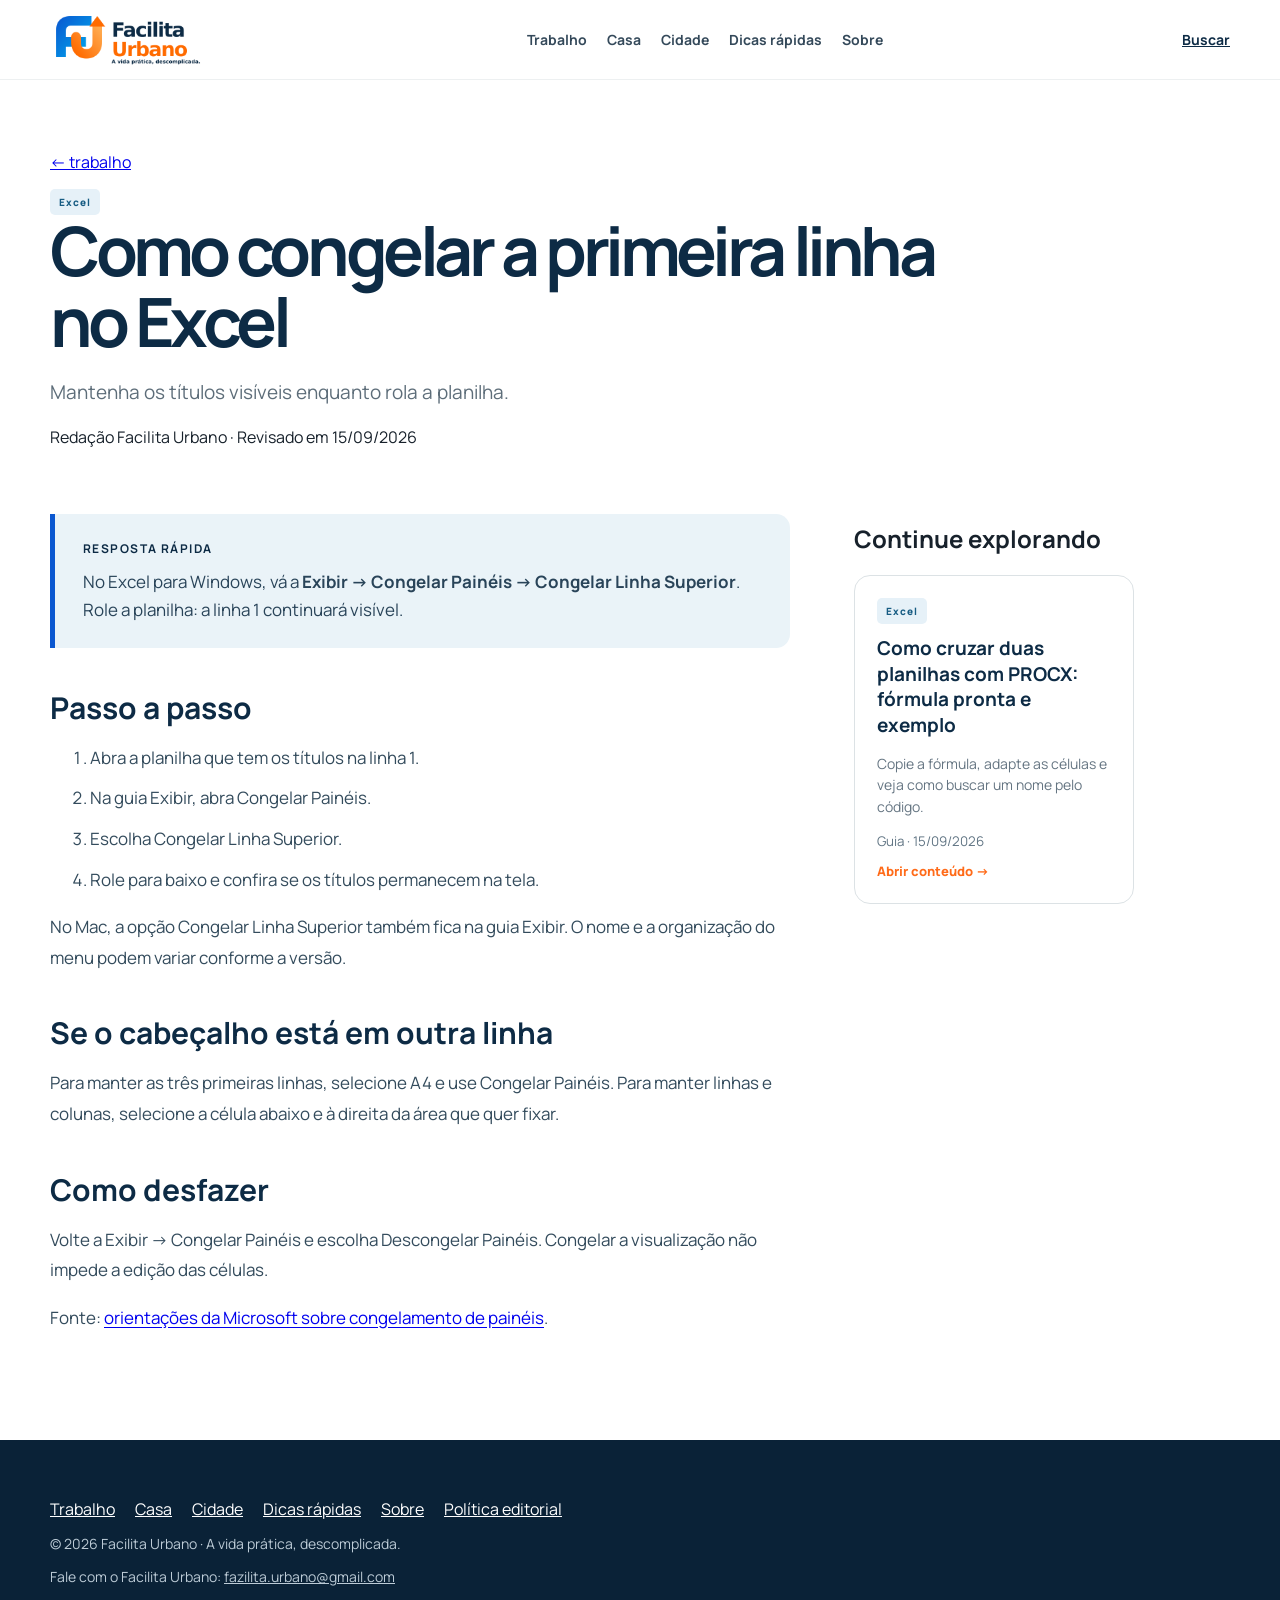
<file: leitura-como-congelar-a-primeira-linha.html>
<!doctype html><html lang="pt-BR"><head><meta charset="utf-8"><meta name="viewport" content="width=device-width,initial-scale=1"><meta name="description" content="Mantenha os títulos visíveis enquanto rola a planilha."><title>Como congelar a primeira linha no Excel | Facilita Urbano</title><link rel="preconnect" href="https://fonts.googleapis.com"><link rel="preconnect" href="https://fonts.gstatic.com" crossorigin><link href="https://fonts.googleapis.com/css2?family=Manrope:wght@400;500;600;700;800&display=swap" rel="stylesheet"><link rel="stylesheet" href="assets/style.css"><link rel="stylesheet" href="assets/brand-fix.css"><link rel="stylesheet" href="assets/internal.css"><link rel="icon" href="assets/favicon.svg"><link rel="stylesheet" href="assets/portal.css"><meta name="robots" content="index,follow"><link rel="canonical" href="https://anappcabral.github.io/facilita-urbano/leitura-como-congelar-a-primeira-linha.html"></head><body><header class="site-header"><a class="brand" href="index.html"><img src="assets/logo-facilita-urbano.png" alt="Facilita Urbano — A vida prática, descomplicada."></a><nav class="desktop-nav" aria-label="Principal"><a href="trabalho.html">Trabalho</a><a href="casa.html">Casa</a><a href="cidade.html">Cidade</a><a href="busca.html?formato=rapido">Dicas rápidas</a><a href="sobre.html">Sobre</a></nav><div class="header-actions"><a href="busca.html" class="search-link">Buscar</a><button class="menu-toggle" aria-label="Abrir menu" aria-expanded="false" aria-controls="mobileMenu"><span></span><span></span></button></div></header><nav id="mobileMenu" class="mobile-menu" aria-label="Menu móvel" hidden><a href="trabalho.html">Trabalho</a><a href="casa.html">Casa</a><a href="cidade.html">Cidade</a><a href="busca.html?formato=rapido">Dicas rápidas</a><a href="sobre.html">Sobre</a></nav><main><section class="article-hero shell"><p><a href="trabalho.html">← trabalho</a></p><span class="tag">Excel</span><h1>Como congelar a primeira linha no Excel</h1><p class="article-deck">Mantenha os títulos visíveis enquanto rola a planilha.</p><p>Redação Facilita Urbano · Revisado em 15/09/2026</p></section><div class="shell article-layout"><article class="article-content"><div class="answer-box"><b>RESPOSTA RÁPIDA</b><p>No Excel para Windows, vá a <strong>Exibir → Congelar Painéis → Congelar Linha Superior</strong>. Role a planilha: a linha 1 continuará visível.</p></div><h2>Passo a passo</h2><ol><li>Abra a planilha que tem os títulos na linha 1.</li><li>Na guia Exibir, abra Congelar Painéis.</li><li>Escolha Congelar Linha Superior.</li><li>Role para baixo e confira se os títulos permanecem na tela.</li></ol><p>No Mac, a opção Congelar Linha Superior também fica na guia Exibir. O nome e a organização do menu podem variar conforme a versão.</p><h2>Se o cabeçalho está em outra linha</h2><p>Para manter as três primeiras linhas, selecione A4 e use Congelar Painéis. Para manter linhas e colunas, selecione a célula abaixo e à direita da área que quer fixar.</p><h2>Como desfazer</h2><p>Volte a Exibir → Congelar Painéis e escolha Descongelar Painéis. Congelar a visualização não impede a edição das células.</p><p>Fonte: <a href="https://support.microsoft.com/pt-br/excel/freeze-panes-to-lock-the-first-row-or-column-in-excel-for-mac">orientações da Microsoft sobre congelamento de painéis</a>.</p></article><aside><h2>Continue explorando</h2><article class="post-card"><div class="post-body"><span class="tag">Excel</span><h3><a href="leitura-como-cruzar-duas-planilhas-sem-fazer-tudo-manualmente.html">Como cruzar duas planilhas com PROCX: fórmula pronta e exemplo</a></h3><p>Copie a fórmula, adapte as células e veja como buscar um nome pelo código.</p><small>Guia · 15/09/2026</small><a href="leitura-como-cruzar-duas-planilhas-sem-fazer-tudo-manualmente.html">Abrir conteúdo →</a></div></article></aside></div></main><footer><div class="shell"><nav class="footer-links" aria-label="Rodapé"><a href="trabalho.html">Trabalho</a><a href="casa.html">Casa</a><a href="cidade.html">Cidade</a><a href="busca.html?formato=rapido">Dicas rápidas</a><a href="sobre.html">Sobre</a><a href="politica-editorial.html">Política editorial</a></nav><p>© 2026 Facilita Urbano · A vida prática, descomplicada.</p><p>Fale com o Facilita Urbano: <a href="mailto:fazilita.urbano@gmail.com" style="color:inherit;text-decoration:underline;overflow-wrap:anywhere">fazilita.urbano@gmail.com</a></p></div></footer><script src="assets/portal.js" defer></script></body></html>
</file>
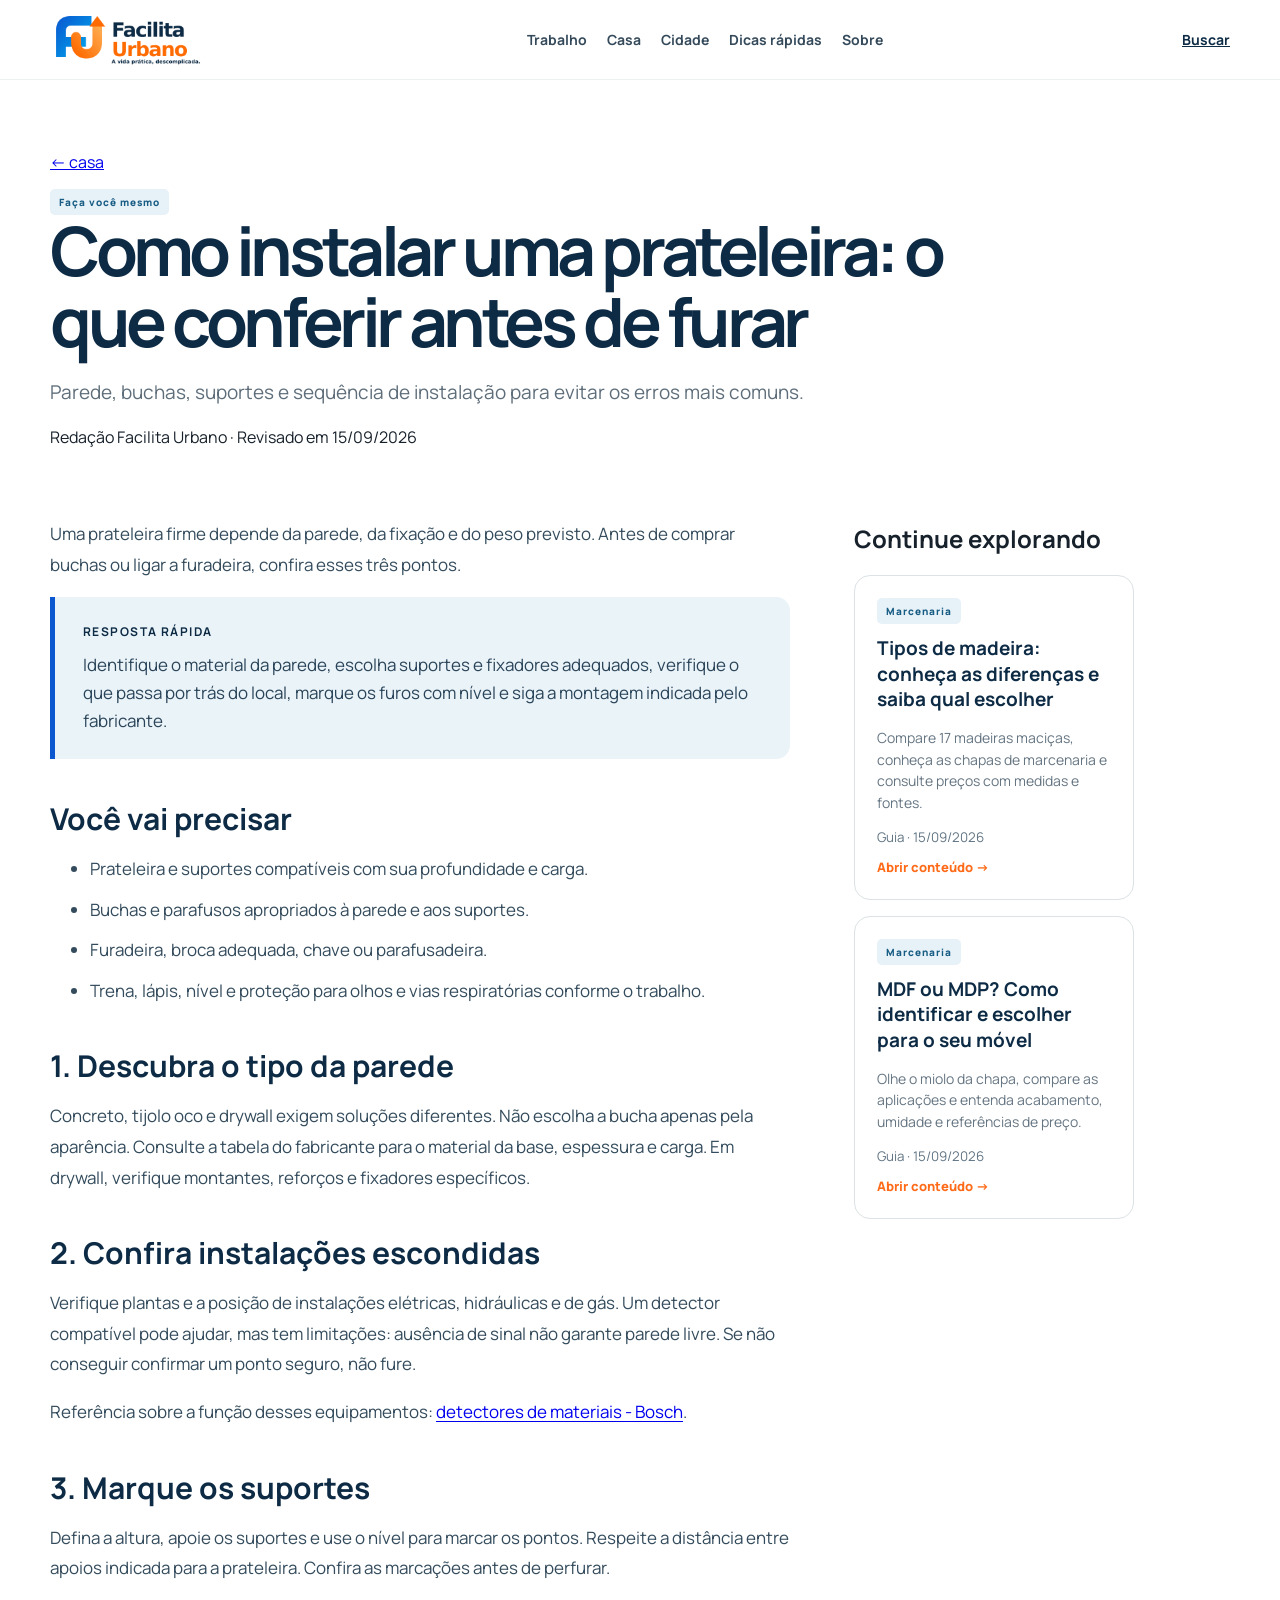
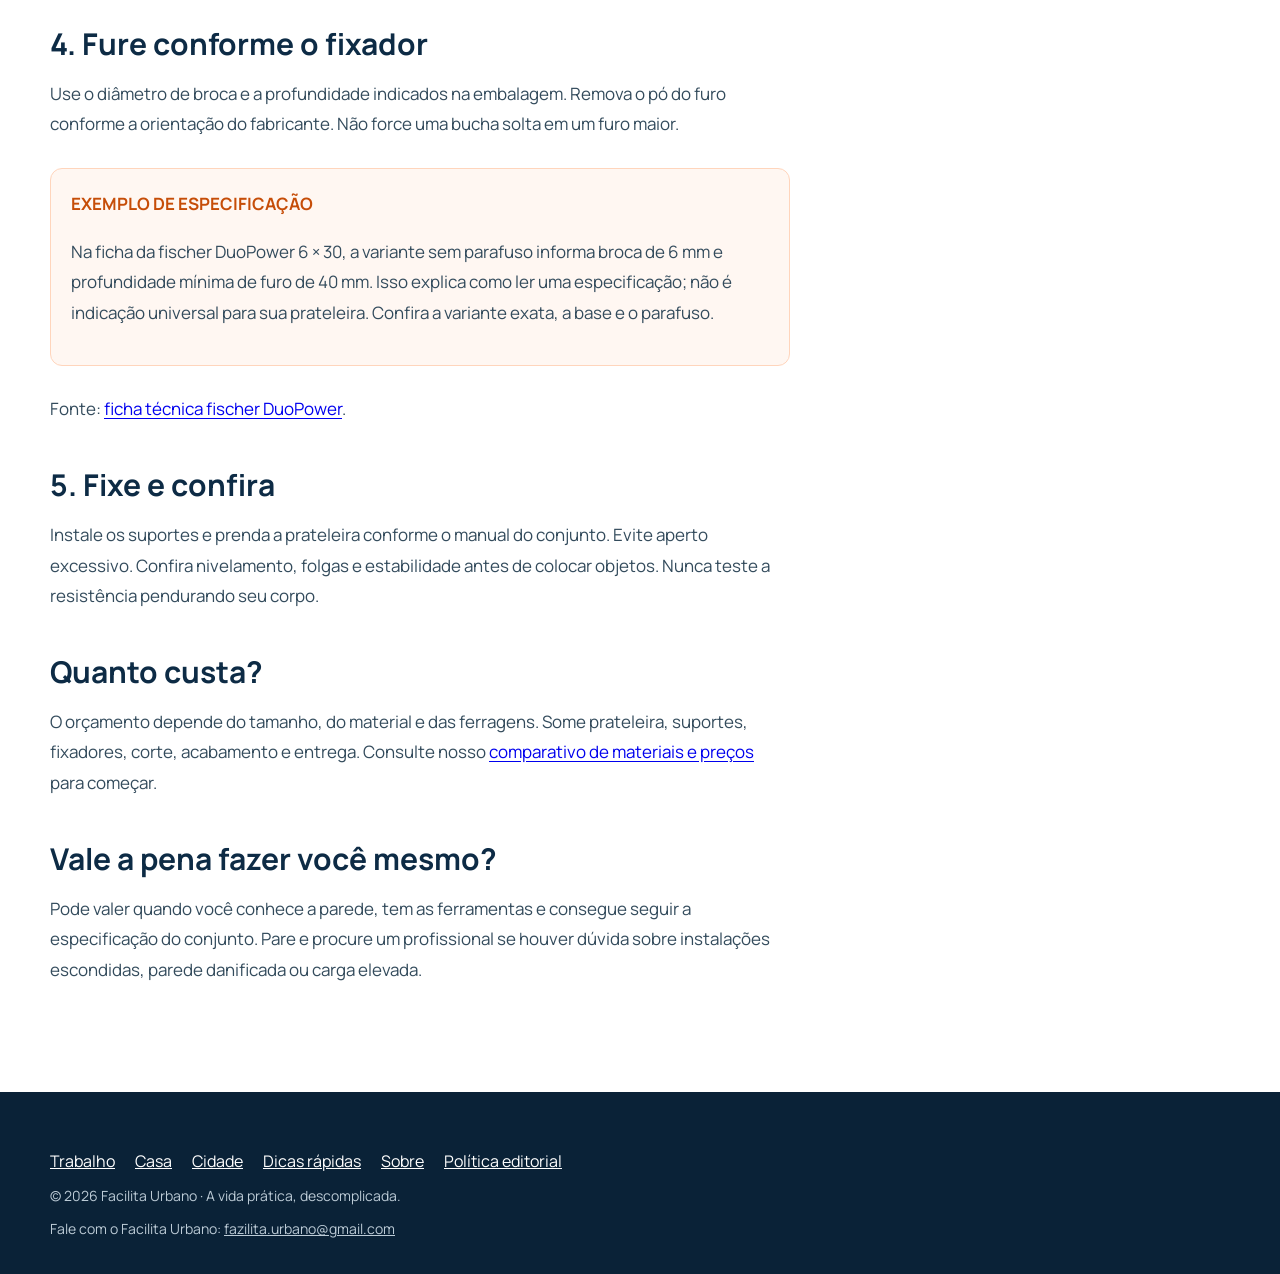
<file: leitura-como-instalar-uma-prateleira-sem-erro.html>
<!doctype html><html lang="pt-BR"><head><meta charset="utf-8"><meta name="viewport" content="width=device-width,initial-scale=1"><meta name="description" content="Parede, buchas, suportes e sequência de instalação para evitar os erros mais comuns."><title>Como instalar uma prateleira: o que conferir antes de furar | Facilita Urbano</title><link rel="preconnect" href="https://fonts.googleapis.com"><link rel="preconnect" href="https://fonts.gstatic.com" crossorigin><link href="https://fonts.googleapis.com/css2?family=Manrope:wght@400;500;600;700;800&display=swap" rel="stylesheet"><link rel="stylesheet" href="assets/style.css"><link rel="stylesheet" href="assets/brand-fix.css"><link rel="stylesheet" href="assets/internal.css"><link rel="icon" href="assets/favicon.svg"><link rel="stylesheet" href="assets/portal.css"><meta name="robots" content="index,follow"><link rel="canonical" href="https://anappcabral.github.io/facilita-urbano/leitura-como-instalar-uma-prateleira-sem-erro.html"></head><body><header class="site-header"><a class="brand" href="index.html"><img src="assets/logo-facilita-urbano.png" alt="Facilita Urbano — A vida prática, descomplicada."></a><nav class="desktop-nav" aria-label="Principal"><a href="trabalho.html">Trabalho</a><a href="casa.html">Casa</a><a href="cidade.html">Cidade</a><a href="busca.html?formato=rapido">Dicas rápidas</a><a href="sobre.html">Sobre</a></nav><div class="header-actions"><a href="busca.html" class="search-link">Buscar</a><button class="menu-toggle" aria-label="Abrir menu" aria-expanded="false" aria-controls="mobileMenu"><span></span><span></span></button></div></header><nav id="mobileMenu" class="mobile-menu" aria-label="Menu móvel" hidden><a href="trabalho.html">Trabalho</a><a href="casa.html">Casa</a><a href="cidade.html">Cidade</a><a href="busca.html?formato=rapido">Dicas rápidas</a><a href="sobre.html">Sobre</a></nav><main><section class="article-hero shell"><p><a href="casa.html">← casa</a></p><span class="tag">Faça você mesmo</span><h1>Como instalar uma prateleira: o que conferir antes de furar</h1><p class="article-deck">Parede, buchas, suportes e sequência de instalação para evitar os erros mais comuns.</p><p>Redação Facilita Urbano · Revisado em 15/09/2026</p></section><div class="shell article-layout"><article class="article-content"><p>Uma prateleira firme depende da parede, da fixação e do peso previsto. Antes de comprar buchas ou ligar a furadeira, confira esses três pontos.</p><div class="answer-box"><b>RESPOSTA RÁPIDA</b><p>Identifique o material da parede, escolha suportes e fixadores adequados, verifique o que passa por trás do local, marque os furos com nível e siga a montagem indicada pelo fabricante.</p></div><h2>Você vai precisar</h2><ul><li>Prateleira e suportes compatíveis com sua profundidade e carga.</li><li>Buchas e parafusos apropriados à parede e aos suportes.</li><li>Furadeira, broca adequada, chave ou parafusadeira.</li><li>Trena, lápis, nível e proteção para olhos e vias respiratórias conforme o trabalho.</li></ul><h2>1. Descubra o tipo da parede</h2><p>Concreto, tijolo oco e drywall exigem soluções diferentes. Não escolha a bucha apenas pela aparência. Consulte a tabela do fabricante para o material da base, espessura e carga. Em drywall, verifique montantes, reforços e fixadores específicos.</p><h2>2. Confira instalações escondidas</h2><p>Verifique plantas e a posição de instalações elétricas, hidráulicas e de gás. Um detector compatível pode ajudar, mas tem limitações: ausência de sinal não garante parede livre. Se não conseguir confirmar um ponto seguro, não fure.</p><p>Referência sobre a função desses equipamentos: <a href="https://www.bosch-professional.com/br/pt/blog/detector-bosch-d-tect-200c/">detectores de materiais - Bosch</a>.</p><h2>3. Marque os suportes</h2><p>Defina a altura, apoie os suportes e use o nível para marcar os pontos. Respeite a distância entre apoios indicada para a prateleira. Confira as marcações antes de perfurar.</p><h2>4. Fure conforme o fixador</h2><p>Use o diâmetro de broca e a profundidade indicados na embalagem. Remova o pó do furo conforme a orientação do fabricante. Não force uma bucha solta em um furo maior.</p><div class="callout"><b>EXEMPLO DE ESPECIFICAÇÃO</b><p>Na ficha da fischer DuoPower 6 × 30, a variante sem parafuso informa broca de 6 mm e profundidade mínima de furo de 40 mm. Isso explica como ler uma especificação; não é indicação universal para sua prateleira. Confira a variante exata, a base e o parafuso.</p></div><p>Fonte: <a href="https://www.fischerbrasil.com.br/pt-br/produtos/fixacoes-gerais/buchas-de-nylon/duopower">ficha técnica fischer DuoPower</a>.</p><h2>5. Fixe e confira</h2><p>Instale os suportes e prenda a prateleira conforme o manual do conjunto. Evite aperto excessivo. Confira nivelamento, folgas e estabilidade antes de colocar objetos. Nunca teste a resistência pendurando seu corpo.</p><h2>Quanto custa?</h2><p>O orçamento depende do tamanho, do material e das ferragens. Some prateleira, suportes, fixadores, corte, acabamento e entrega. Consulte nosso <a href="leitura-tipos-de-madeira-como-escolher.html#precos-chapas">comparativo de materiais e preços</a> para começar.</p><h2>Vale a pena fazer você mesmo?</h2><p>Pode valer quando você conhece a parede, tem as ferramentas e consegue seguir a especificação do conjunto. Pare e procure um profissional se houver dúvida sobre instalações escondidas, parede danificada ou carga elevada.</p></article><aside><h2>Continue explorando</h2><article class="post-card"><div class="post-body"><span class="tag">Marcenaria</span><h3><a href="leitura-tipos-de-madeira-como-escolher.html">Tipos de madeira: conheça as diferenças e saiba qual escolher</a></h3><p>Compare 17 madeiras maciças, conheça as chapas de marcenaria e consulte preços com medidas e fontes.</p><small>Guia · 15/09/2026</small><a href="leitura-tipos-de-madeira-como-escolher.html">Abrir conteúdo →</a></div></article><article class="post-card"><div class="post-body"><span class="tag">Marcenaria</span><h3><a href="leitura-mdf-ou-mdp-como-identificar-e-escolher.html">MDF ou MDP? Como identificar e escolher para o seu móvel</a></h3><p>Olhe o miolo da chapa, compare as aplicações e entenda acabamento, umidade e referências de preço.</p><small>Guia · 15/09/2026</small><a href="leitura-mdf-ou-mdp-como-identificar-e-escolher.html">Abrir conteúdo →</a></div></article></aside></div></main><footer><div class="shell"><nav class="footer-links" aria-label="Rodapé"><a href="trabalho.html">Trabalho</a><a href="casa.html">Casa</a><a href="cidade.html">Cidade</a><a href="busca.html?formato=rapido">Dicas rápidas</a><a href="sobre.html">Sobre</a><a href="politica-editorial.html">Política editorial</a></nav><p>© 2026 Facilita Urbano · A vida prática, descomplicada.</p><p>Fale com o Facilita Urbano: <a href="mailto:fazilita.urbano@gmail.com" style="color:inherit;text-decoration:underline;overflow-wrap:anywhere">fazilita.urbano@gmail.com</a></p></div></footer><script src="assets/portal.js" defer></script></body></html>
</file>
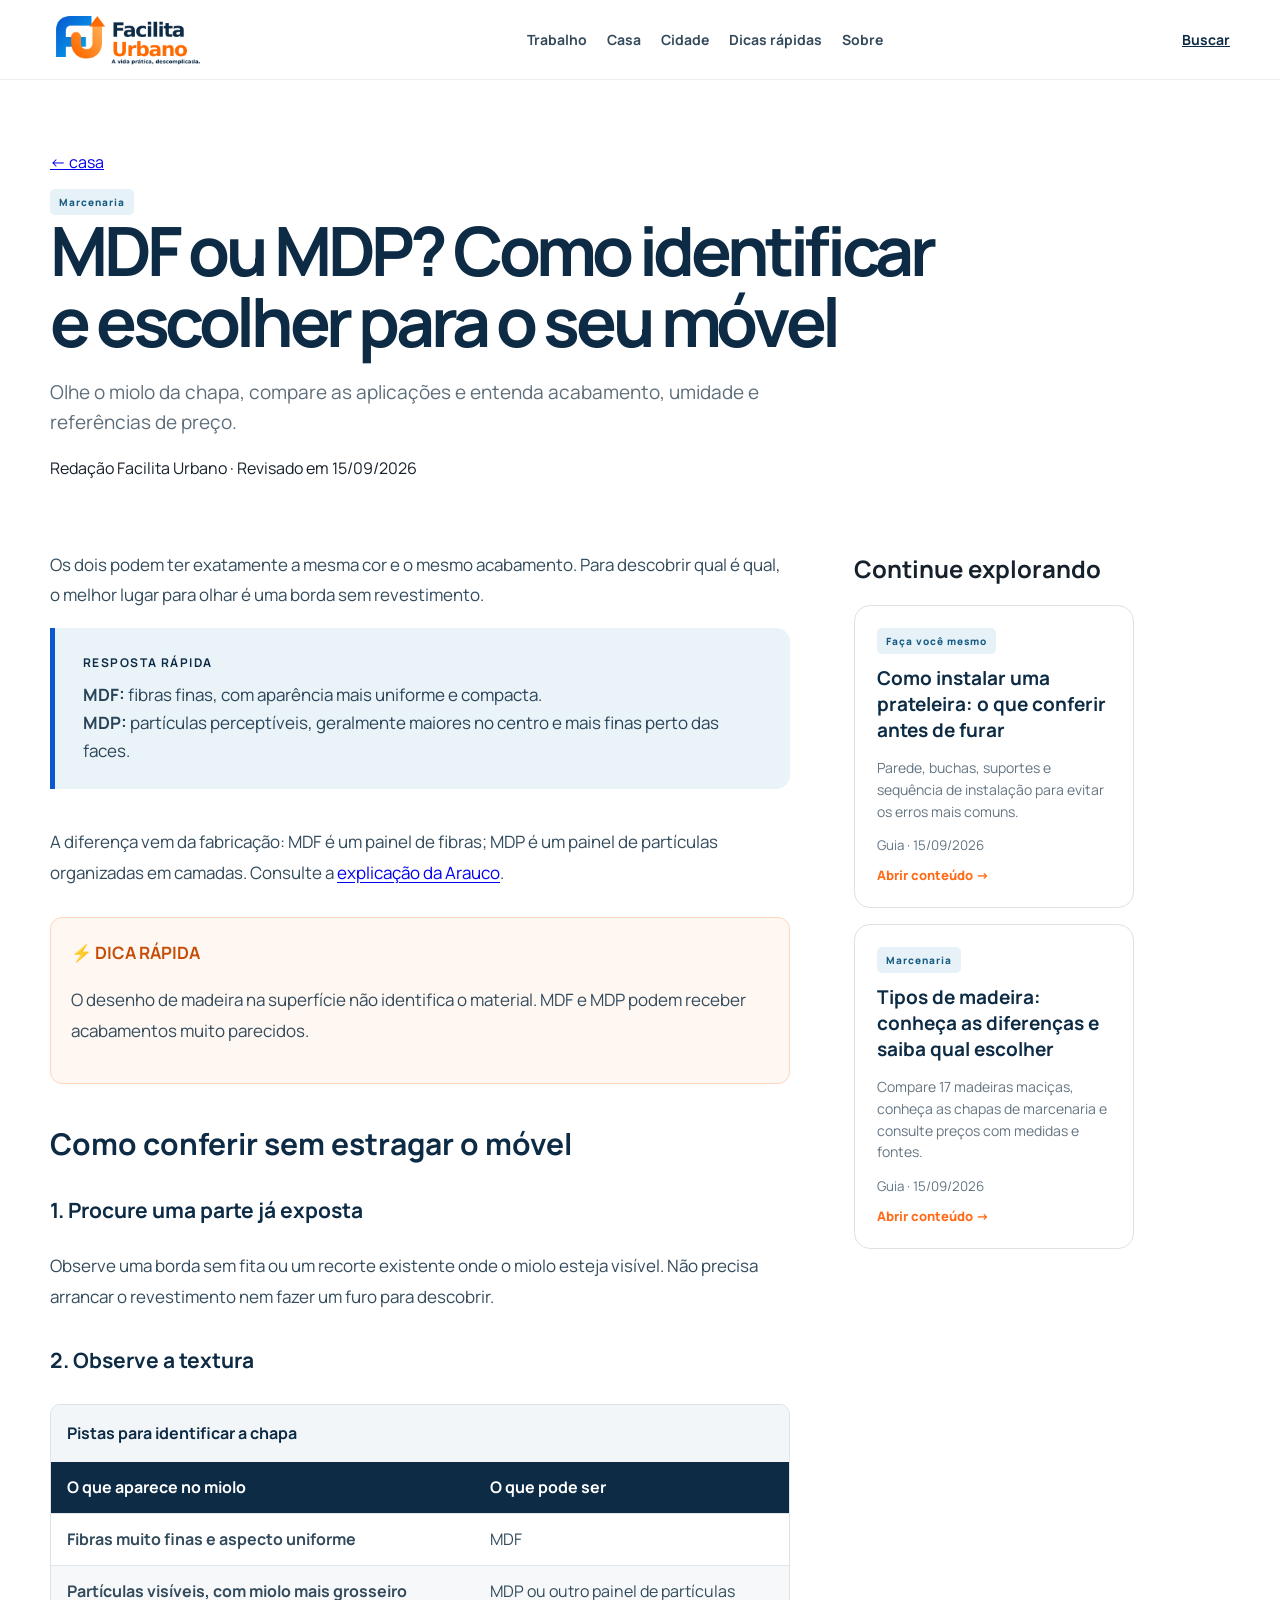
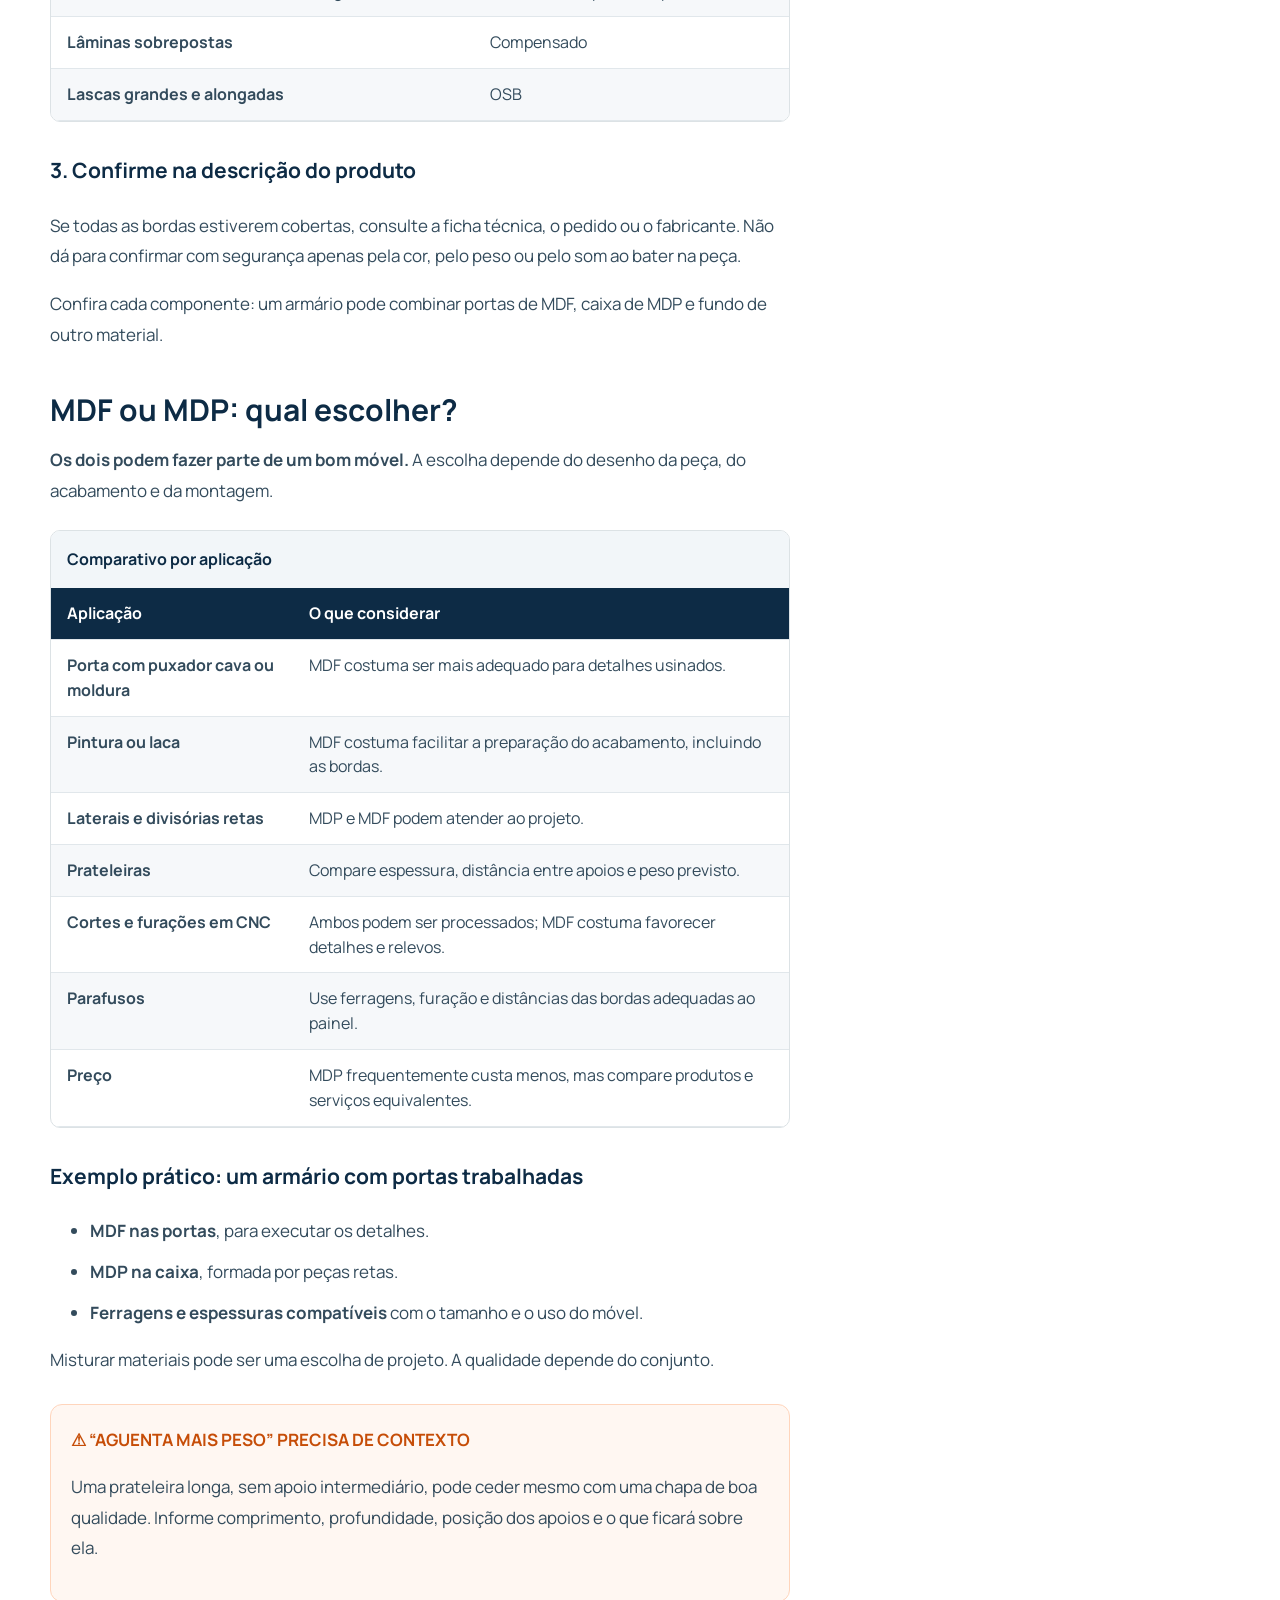
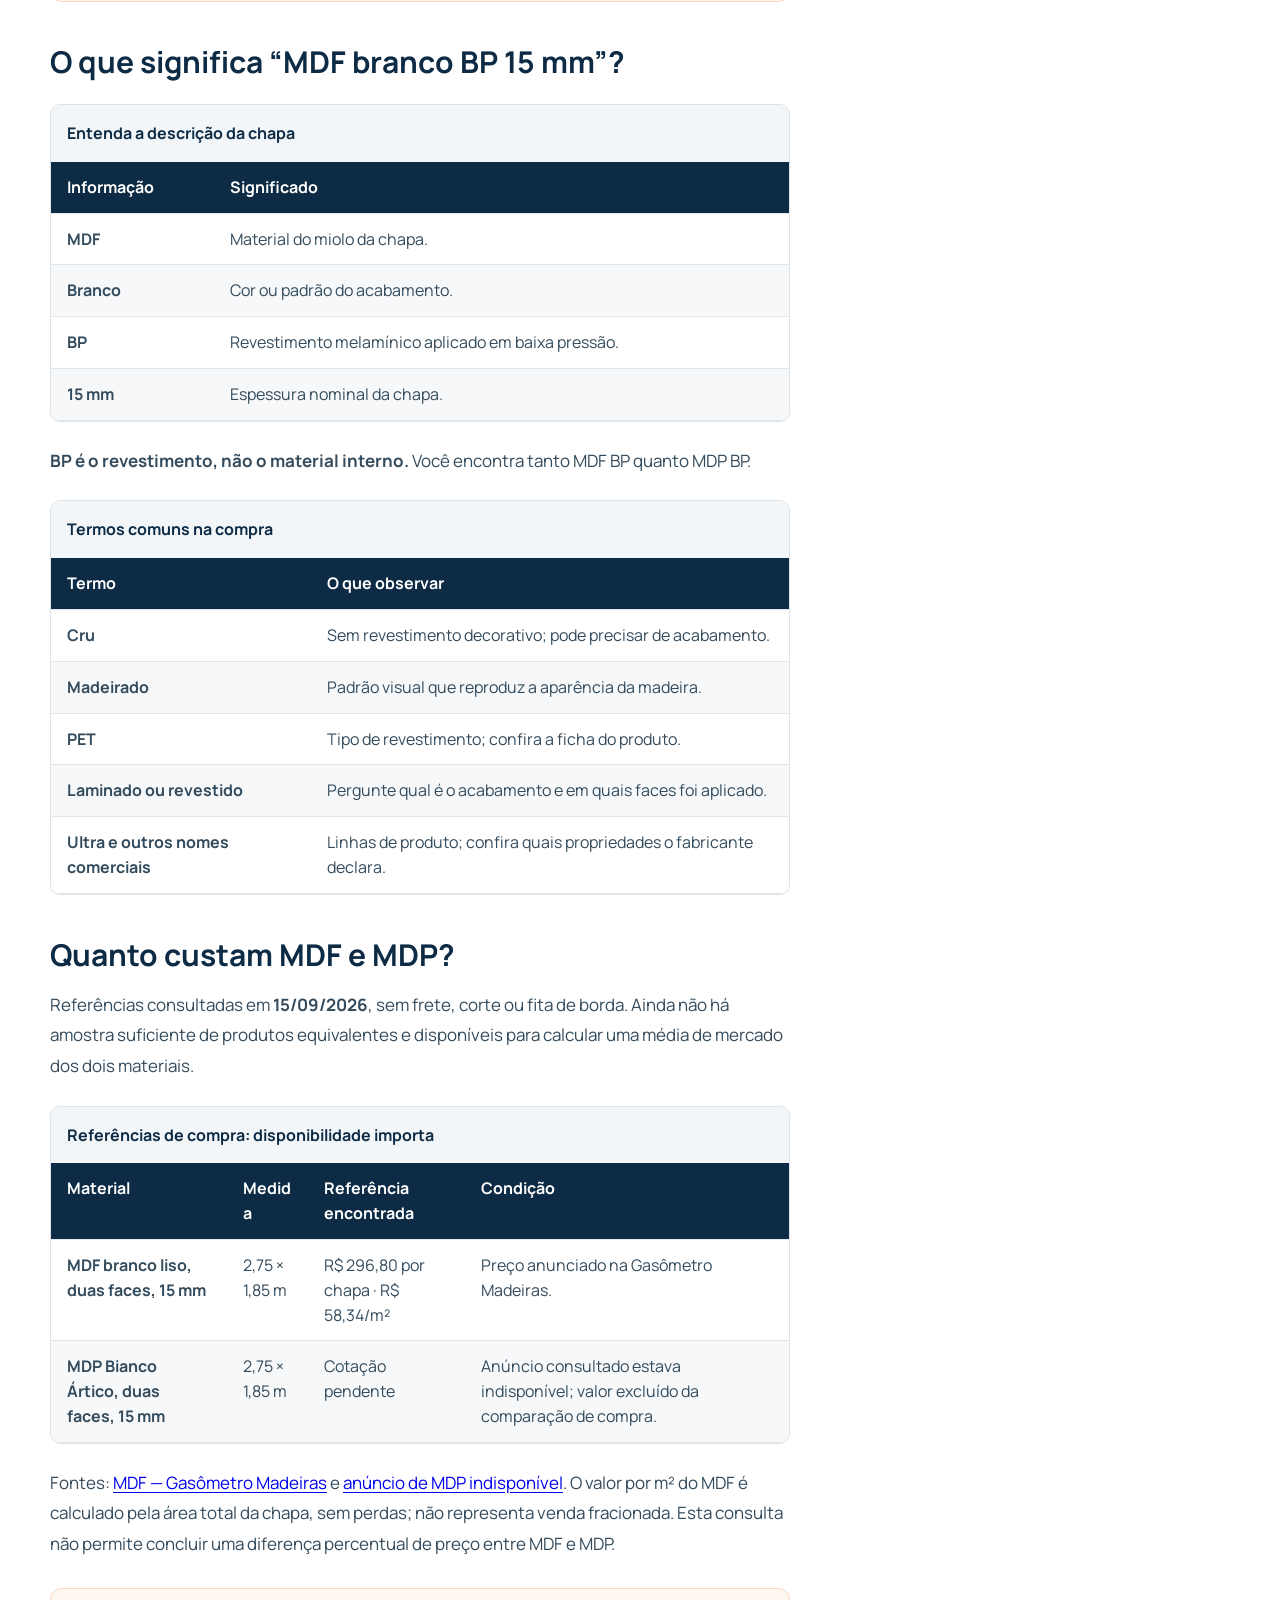
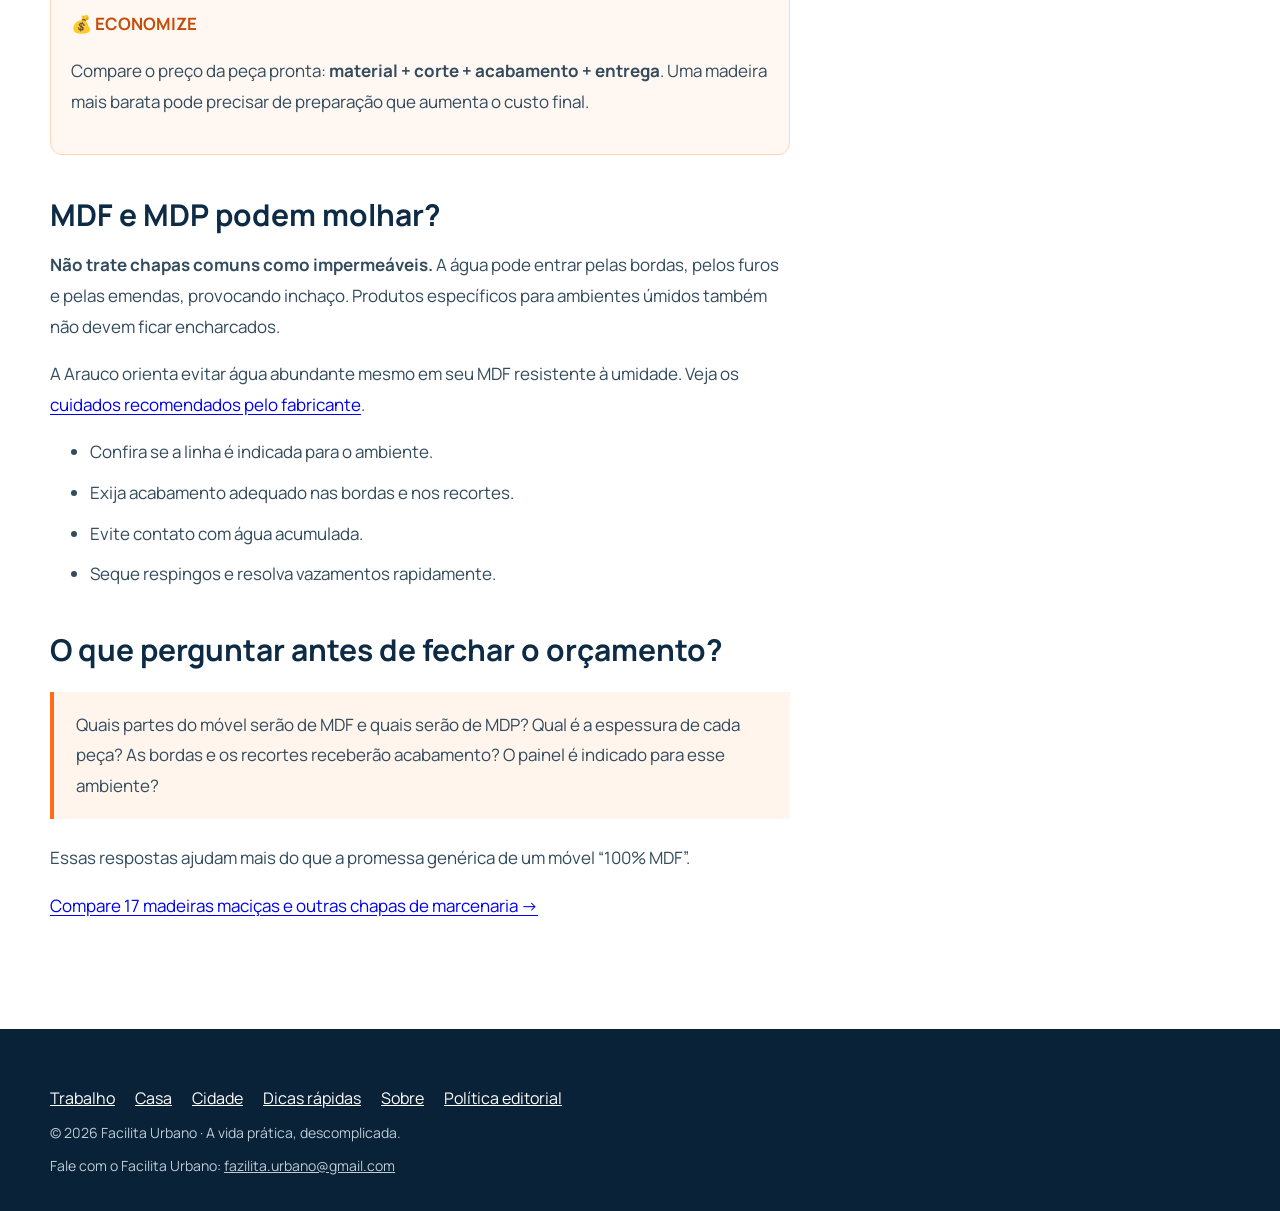
<file: leitura-mdf-ou-mdp-como-identificar-e-escolher.html>
<!doctype html><html lang="pt-BR"><head><meta charset="utf-8"><meta name="viewport" content="width=device-width,initial-scale=1"><meta name="description" content="Olhe o miolo da chapa, compare as aplicações e entenda acabamento, umidade e referências de preço."><title>MDF ou MDP? Como identificar e escolher para o seu móvel | Facilita Urbano</title><link rel="preconnect" href="https://fonts.googleapis.com"><link rel="preconnect" href="https://fonts.gstatic.com" crossorigin><link href="https://fonts.googleapis.com/css2?family=Manrope:wght@400;500;600;700;800&display=swap" rel="stylesheet"><link rel="stylesheet" href="assets/style.css"><link rel="stylesheet" href="assets/brand-fix.css"><link rel="stylesheet" href="assets/internal.css"><link rel="icon" href="assets/favicon.svg"><link rel="stylesheet" href="assets/portal.css"><meta name="robots" content="index,follow"><link rel="canonical" href="https://anappcabral.github.io/facilita-urbano/leitura-mdf-ou-mdp-como-identificar-e-escolher.html"></head><body><header class="site-header"><a class="brand" href="index.html"><img src="assets/logo-facilita-urbano.png" alt="Facilita Urbano — A vida prática, descomplicada."></a><nav class="desktop-nav" aria-label="Principal"><a href="trabalho.html">Trabalho</a><a href="casa.html">Casa</a><a href="cidade.html">Cidade</a><a href="busca.html?formato=rapido">Dicas rápidas</a><a href="sobre.html">Sobre</a></nav><div class="header-actions"><a href="busca.html" class="search-link">Buscar</a><button class="menu-toggle" aria-label="Abrir menu" aria-expanded="false" aria-controls="mobileMenu"><span></span><span></span></button></div></header><nav id="mobileMenu" class="mobile-menu" aria-label="Menu móvel" hidden><a href="trabalho.html">Trabalho</a><a href="casa.html">Casa</a><a href="cidade.html">Cidade</a><a href="busca.html?formato=rapido">Dicas rápidas</a><a href="sobre.html">Sobre</a></nav><main><section class="article-hero shell"><p><a href="casa.html">← casa</a></p><span class="tag">Marcenaria</span><h1>MDF ou MDP? Como identificar e escolher para o seu móvel</h1><p class="article-deck">Olhe o miolo da chapa, compare as aplicações e entenda acabamento, umidade e referências de preço.</p><p>Redação Facilita Urbano · Revisado em 15/09/2026</p></section><div class="shell article-layout"><article class="article-content"><p>Os dois podem ter exatamente a mesma cor e o mesmo acabamento. Para descobrir qual é qual, o melhor lugar para olhar é uma borda sem revestimento.</p><div class="answer-box"><b>RESPOSTA RÁPIDA</b><p><strong>MDF:</strong> fibras finas, com aparência mais uniforme e compacta.</p><p><strong>MDP:</strong> partículas perceptíveis, geralmente maiores no centro e mais finas perto das faces.</p></div><p>A diferença vem da fabricação: MDF é um painel de fibras; MDP é um painel de partículas organizadas em camadas. Consulte a <a href="https://lojaonline.arauco.com/produtos/blog/mdf-x-mdp-diferencas" target="_blank" rel="noopener noreferrer">explicação da Arauco</a>.</p><div class="callout"><b>⚡ DICA RÁPIDA</b><p>O desenho de madeira na superfície não identifica o material. MDF e MDP podem receber acabamentos muito parecidos.</p></div><h2 id="identificar">Como conferir sem estragar o móvel</h2><h3>1. Procure uma parte já exposta</h3><p>Observe uma borda sem fita ou um recorte existente onde o miolo esteja visível. Não precisa arrancar o revestimento nem fazer um furo para descobrir.</p><h3>2. Observe a textura</h3><div class="table-scroll" role="region" aria-label="Pistas para identificar a chapa" tabindex="0"><table><caption>Pistas para identificar a chapa</caption><thead><tr><th scope="col">O que aparece no miolo</th><th scope="col">O que pode ser</th></tr></thead><tbody><tr><th scope="row">Fibras muito finas e aspecto uniforme</th><td>MDF</td></tr><tr><th scope="row">Partículas visíveis, com miolo mais grosseiro</th><td>MDP ou outro painel de partículas</td></tr><tr><th scope="row">Lâminas sobrepostas</th><td>Compensado</td></tr><tr><th scope="row">Lascas grandes e alongadas</th><td>OSB</td></tr></tbody></table></div><h3>3. Confirme na descrição do produto</h3><p>Se todas as bordas estiverem cobertas, consulte a ficha técnica, o pedido ou o fabricante. Não dá para confirmar com segurança apenas pela cor, pelo peso ou pelo som ao bater na peça.</p><p>Confira cada componente: um armário pode combinar portas de MDF, caixa de MDP e fundo de outro material.</p><h2 id="comparacao">MDF ou MDP: qual escolher?</h2><p><strong>Os dois podem fazer parte de um bom móvel.</strong> A escolha depende do desenho da peça, do acabamento e da montagem.</p><div class="table-scroll" role="region" aria-label="Comparativo por aplicação" tabindex="0"><table><caption>Comparativo por aplicação</caption><thead><tr><th scope="col">Aplicação</th><th scope="col">O que considerar</th></tr></thead><tbody><tr><th scope="row">Porta com puxador cava ou moldura</th><td>MDF costuma ser mais adequado para detalhes usinados.</td></tr><tr><th scope="row">Pintura ou laca</th><td>MDF costuma facilitar a preparação do acabamento, incluindo as bordas.</td></tr><tr><th scope="row">Laterais e divisórias retas</th><td>MDP e MDF podem atender ao projeto.</td></tr><tr><th scope="row">Prateleiras</th><td>Compare espessura, distância entre apoios e peso previsto.</td></tr><tr><th scope="row">Cortes e furações em CNC</th><td>Ambos podem ser processados; MDF costuma favorecer detalhes e relevos.</td></tr><tr><th scope="row">Parafusos</th><td>Use ferragens, furação e distâncias das bordas adequadas ao painel.</td></tr><tr><th scope="row">Preço</th><td>MDP frequentemente custa menos, mas compare produtos e serviços equivalentes.</td></tr></tbody></table></div><h3>Exemplo prático: um armário com portas trabalhadas</h3><ul><li><strong>MDF nas portas</strong>, para executar os detalhes.</li><li><strong>MDP na caixa</strong>, formada por peças retas.</li><li><strong>Ferragens e espessuras compatíveis</strong> com o tamanho e o uso do móvel.</li></ul><p>Misturar materiais pode ser uma escolha de projeto. A qualidade depende do conjunto.</p><div class="callout"><b>⚠ “AGUENTA MAIS PESO” PRECISA DE CONTEXTO</b><p>Uma prateleira longa, sem apoio intermediário, pode ceder mesmo com uma chapa de boa qualidade. Informe comprimento, profundidade, posição dos apoios e o que ficará sobre ela.</p></div><h2 id="rotulo">O que significa “MDF branco BP 15 mm”?</h2><div class="table-scroll" role="region" aria-label="Entenda a descrição da chapa" tabindex="0"><table><caption>Entenda a descrição da chapa</caption><thead><tr><th scope="col">Informação</th><th scope="col">Significado</th></tr></thead><tbody><tr><th scope="row">MDF</th><td>Material do miolo da chapa.</td></tr><tr><th scope="row">Branco</th><td>Cor ou padrão do acabamento.</td></tr><tr><th scope="row">BP</th><td>Revestimento melamínico aplicado em baixa pressão.</td></tr><tr><th scope="row">15 mm</th><td>Espessura nominal da chapa.</td></tr></tbody></table></div><p><strong>BP é o revestimento, não o material interno.</strong> Você encontra tanto MDF BP quanto MDP BP.</p><div class="table-scroll" role="region" aria-label="Termos comuns na compra" tabindex="0"><table><caption>Termos comuns na compra</caption><thead><tr><th scope="col">Termo</th><th scope="col">O que observar</th></tr></thead><tbody><tr><th scope="row">Cru</th><td>Sem revestimento decorativo; pode precisar de acabamento.</td></tr><tr><th scope="row">Madeirado</th><td>Padrão visual que reproduz a aparência da madeira.</td></tr><tr><th scope="row">PET</th><td>Tipo de revestimento; confira a ficha do produto.</td></tr><tr><th scope="row">Laminado ou revestido</th><td>Pergunte qual é o acabamento e em quais faces foi aplicado.</td></tr><tr><th scope="row">Ultra e outros nomes comerciais</th><td>Linhas de produto; confira quais propriedades o fabricante declara.</td></tr></tbody></table></div><h2 id="quanto-custa">Quanto custam MDF e MDP?</h2><p>Referências consultadas em <strong>15/09/2026</strong>, sem frete, corte ou fita de borda. Ainda não há amostra suficiente de produtos equivalentes e disponíveis para calcular uma média de mercado dos dois materiais.</p><div class="table-scroll" role="region" aria-label="Referências de compra: disponibilidade importa" tabindex="0"><table><caption>Referências de compra: disponibilidade importa</caption><thead><tr><th scope="col">Material</th><th scope="col">Medida</th><th scope="col">Referência encontrada</th><th scope="col">Condição</th></tr></thead><tbody><tr><th scope="row">MDF branco liso, duas faces, 15 mm</th><td>2,75 × 1,85 m</td><td>R$ 296,80 por chapa · R$ 58,34/m²</td><td>Preço anunciado na Gasômetro Madeiras.</td></tr><tr><th scope="row">MDP Bianco Ártico, duas faces, 15 mm</th><td>2,75 × 1,85 m</td><td>Cotação pendente</td><td>Anúncio consultado estava indisponível; valor excluído da comparação de compra.</td></tr></tbody></table></div><p>Fontes: <a href="https://www.madeirasgasometro.com.br/mdf-bp-liso-branco-02-faces-2750-x-1840-x-15mm-multimarcas/p" target="_blank" rel="noopener noreferrer">MDF — Gasômetro Madeiras</a> e <a href="https://www.madeiramadeira.com.br/mdp-bianco-artico-15mm-1850-x-2750mm-2-faces-eucatex-524526188.html" target="_blank" rel="noopener noreferrer">anúncio de MDP indisponível</a>. O valor por m² do MDF é calculado pela área total da chapa, sem perdas; não representa venda fracionada. Esta consulta não permite concluir uma diferença percentual de preço entre MDF e MDP.</p><div class="callout"><b>💰 ECONOMIZE</b><p>Compare o preço da peça pronta: <strong>material + corte + acabamento + entrega</strong>. Uma madeira mais barata pode precisar de preparação que aumenta o custo final.</p></div><h2 id="umidade">MDF e MDP podem molhar?</h2><p><strong>Não trate chapas comuns como impermeáveis.</strong> A água pode entrar pelas bordas, pelos furos e pelas emendas, provocando inchaço. Produtos específicos para ambientes úmidos também não devem ficar encharcados.</p><p>A Arauco orienta evitar água abundante mesmo em seu MDF resistente à umidade. Veja os <a href="https://arauco.com.br/blog/6-dicas-para-aumentar-a-durabilidade-do-seu-movel-de-mdf/" target="_blank" rel="noopener noreferrer">cuidados recomendados pelo fabricante</a>.</p><ul><li>Confira se a linha é indicada para o ambiente.</li><li>Exija acabamento adequado nas bordas e nos recortes.</li><li>Evite contato com água acumulada.</li><li>Seque respingos e resolva vazamentos rapidamente.</li></ul><h2 id="orcamento">O que perguntar antes de fechar o orçamento?</h2><blockquote>Quais partes do móvel serão de MDF e quais serão de MDP? Qual é a espessura de cada peça? As bordas e os recortes receberão acabamento? O painel é indicado para esse ambiente?</blockquote><p>Essas respostas ajudam mais do que a promessa genérica de um móvel “100% MDF”.</p><p><a href="leitura-tipos-de-madeira-como-escolher.html">Compare 17 madeiras maciças e outras chapas de marcenaria →</a></p></article><aside><h2>Continue explorando</h2><article class="post-card"><div class="post-body"><span class="tag">Faça você mesmo</span><h3><a href="leitura-como-instalar-uma-prateleira-sem-erro.html">Como instalar uma prateleira: o que conferir antes de furar</a></h3><p>Parede, buchas, suportes e sequência de instalação para evitar os erros mais comuns.</p><small>Guia · 15/09/2026</small><a href="leitura-como-instalar-uma-prateleira-sem-erro.html">Abrir conteúdo →</a></div></article><article class="post-card"><div class="post-body"><span class="tag">Marcenaria</span><h3><a href="leitura-tipos-de-madeira-como-escolher.html">Tipos de madeira: conheça as diferenças e saiba qual escolher</a></h3><p>Compare 17 madeiras maciças, conheça as chapas de marcenaria e consulte preços com medidas e fontes.</p><small>Guia · 15/09/2026</small><a href="leitura-tipos-de-madeira-como-escolher.html">Abrir conteúdo →</a></div></article></aside></div></main><footer><div class="shell"><nav class="footer-links" aria-label="Rodapé"><a href="trabalho.html">Trabalho</a><a href="casa.html">Casa</a><a href="cidade.html">Cidade</a><a href="busca.html?formato=rapido">Dicas rápidas</a><a href="sobre.html">Sobre</a><a href="politica-editorial.html">Política editorial</a></nav><p>© 2026 Facilita Urbano · A vida prática, descomplicada.</p><p>Fale com o Facilita Urbano: <a href="mailto:fazilita.urbano@gmail.com" style="color:inherit;text-decoration:underline;overflow-wrap:anywhere">fazilita.urbano@gmail.com</a></p></div></footer><script src="assets/portal.js" defer></script></body></html>
</file>
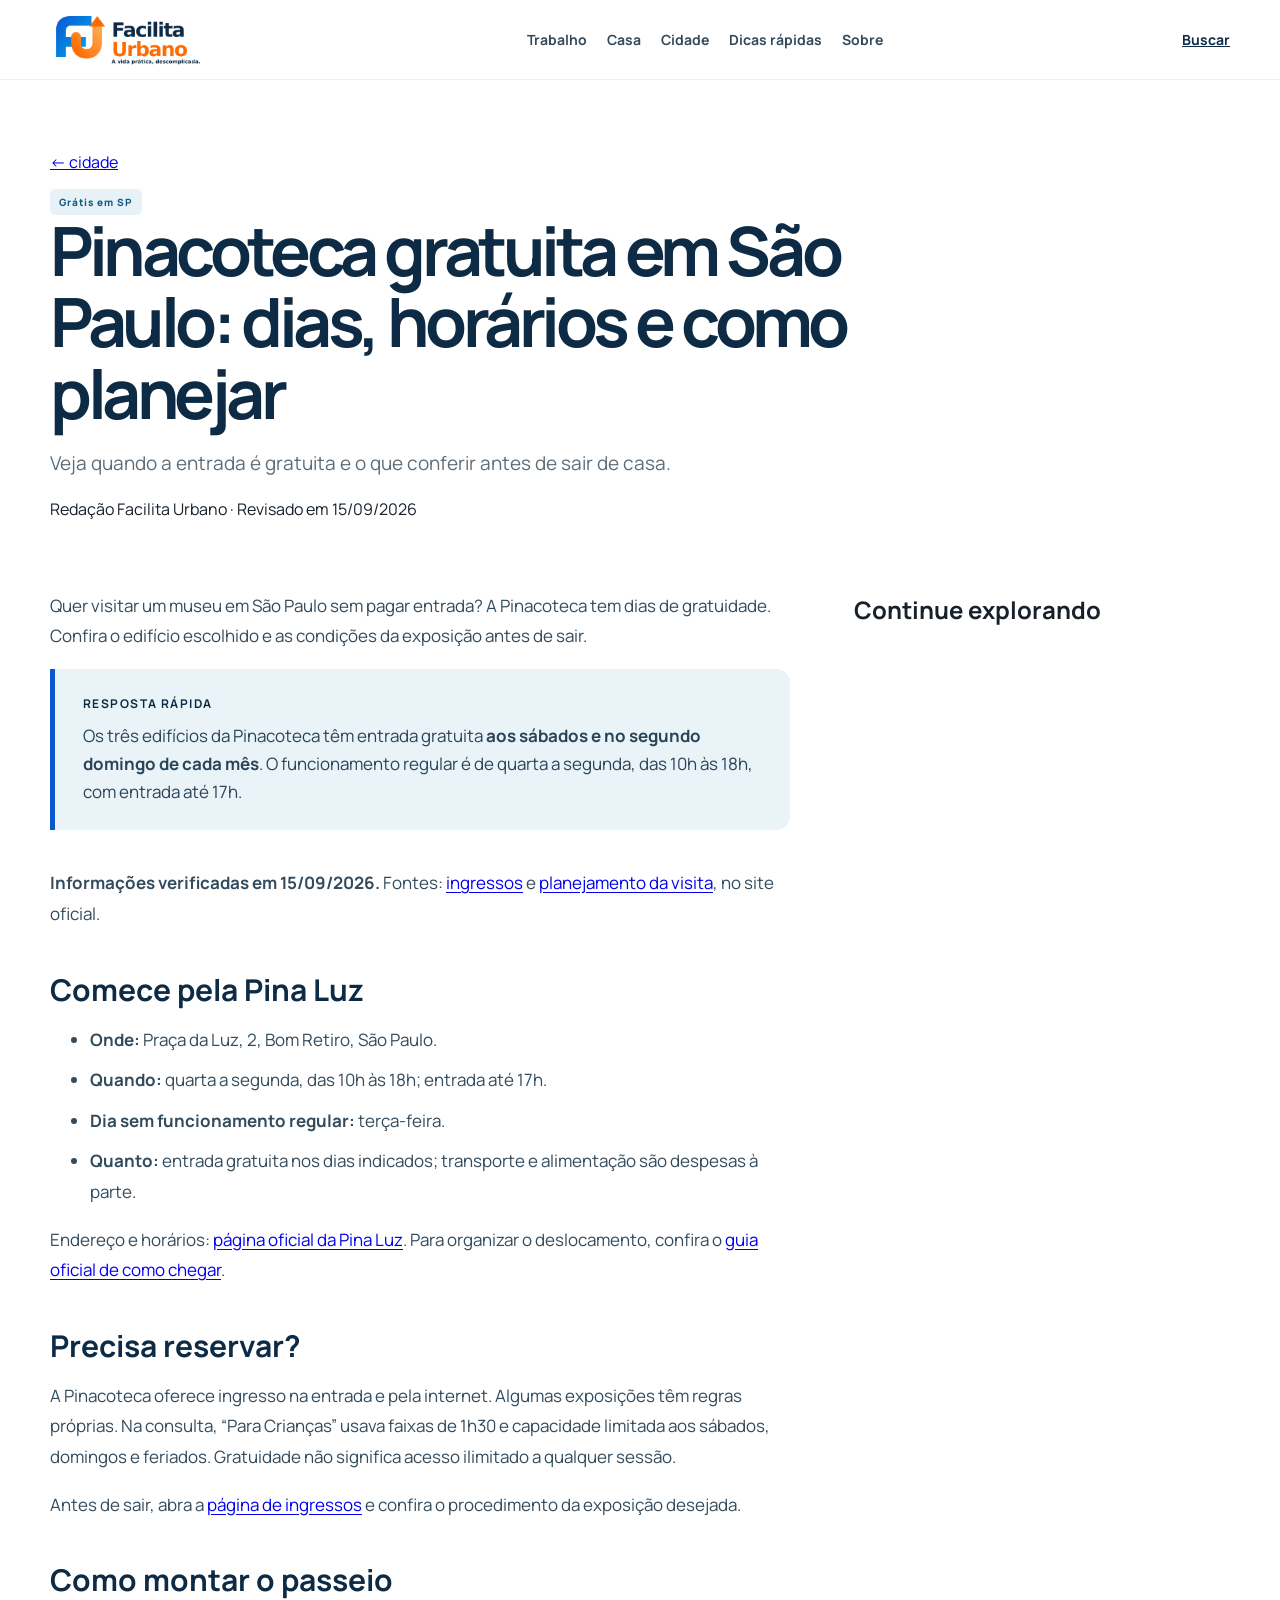
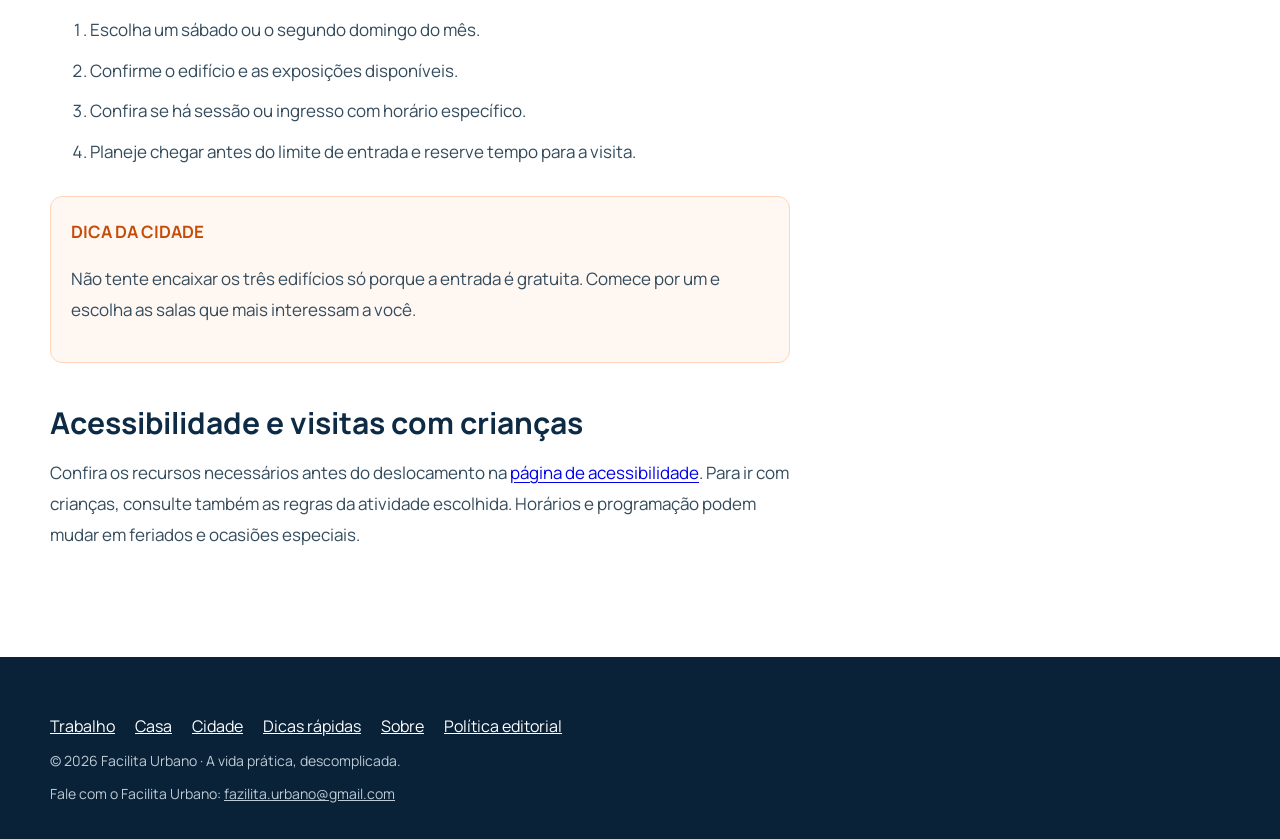
<file: leitura-pinacoteca-gratuita-sao-paulo.html>
<!doctype html><html lang="pt-BR"><head><meta charset="utf-8"><meta name="viewport" content="width=device-width,initial-scale=1"><meta name="description" content="Veja quando a entrada é gratuita e o que conferir antes de sair de casa."><title>Pinacoteca gratuita em São Paulo: dias, horários e como planejar | Facilita Urbano</title><link rel="preconnect" href="https://fonts.googleapis.com"><link rel="preconnect" href="https://fonts.gstatic.com" crossorigin><link href="https://fonts.googleapis.com/css2?family=Manrope:wght@400;500;600;700;800&display=swap" rel="stylesheet"><link rel="stylesheet" href="assets/style.css"><link rel="stylesheet" href="assets/brand-fix.css"><link rel="stylesheet" href="assets/internal.css"><link rel="icon" href="assets/favicon.svg"><link rel="stylesheet" href="assets/portal.css"><meta name="robots" content="index,follow"><link rel="canonical" href="https://anappcabral.github.io/facilita-urbano/leitura-pinacoteca-gratuita-sao-paulo.html"></head><body><header class="site-header"><a class="brand" href="index.html"><img src="assets/logo-facilita-urbano.png" alt="Facilita Urbano — A vida prática, descomplicada."></a><nav class="desktop-nav" aria-label="Principal"><a href="trabalho.html">Trabalho</a><a href="casa.html">Casa</a><a href="cidade.html">Cidade</a><a href="busca.html?formato=rapido">Dicas rápidas</a><a href="sobre.html">Sobre</a></nav><div class="header-actions"><a href="busca.html" class="search-link">Buscar</a><button class="menu-toggle" aria-label="Abrir menu" aria-expanded="false" aria-controls="mobileMenu"><span></span><span></span></button></div></header><nav id="mobileMenu" class="mobile-menu" aria-label="Menu móvel" hidden><a href="trabalho.html">Trabalho</a><a href="casa.html">Casa</a><a href="cidade.html">Cidade</a><a href="busca.html?formato=rapido">Dicas rápidas</a><a href="sobre.html">Sobre</a></nav><main><section class="article-hero shell"><p><a href="cidade.html">← cidade</a></p><span class="tag">Grátis em SP</span><h1>Pinacoteca gratuita em São Paulo: dias, horários e como planejar</h1><p class="article-deck">Veja quando a entrada é gratuita e o que conferir antes de sair de casa.</p><p>Redação Facilita Urbano · Revisado em 15/09/2026</p></section><div class="shell article-layout"><article class="article-content"><p>Quer visitar um museu em São Paulo sem pagar entrada? A Pinacoteca tem dias de gratuidade. Confira o edifício escolhido e as condições da exposição antes de sair.</p><div class="answer-box"><b>RESPOSTA RÁPIDA</b><p>Os três edifícios da Pinacoteca têm entrada gratuita <strong>aos sábados e no segundo domingo de cada mês</strong>. O funcionamento regular é de quarta a segunda, das 10h às 18h, com entrada até 17h.</p></div><p><strong>Informações verificadas em 15/09/2026.</strong> Fontes: <a href="https://pinacoteca.org.br/visita/ingresso/">ingressos</a> e <a href="https://pinacoteca.org.br/visita/planeje-sua-visita/">planejamento da visita</a>, no site oficial.</p><h2>Comece pela Pina Luz</h2><ul><li><strong>Onde:</strong> Praça da Luz, 2, Bom Retiro, São Paulo.</li><li><strong>Quando:</strong> quarta a segunda, das 10h às 18h; entrada até 17h.</li><li><strong>Dia sem funcionamento regular:</strong> terça-feira.</li><li><strong>Quanto:</strong> entrada gratuita nos dias indicados; transporte e alimentação são despesas à parte.</li></ul><p>Endereço e horários: <a href="https://pinacoteca.org.br/pina/o-museu/edificio-pina-luz/">página oficial da Pina Luz</a>. Para organizar o deslocamento, confira o <a href="https://pinacoteca.org.br/visita/como-chegar/">guia oficial de como chegar</a>.</p><h2>Precisa reservar?</h2><p>A Pinacoteca oferece ingresso na entrada e pela internet. Algumas exposições têm regras próprias. Na consulta, “Para Crianças” usava faixas de 1h30 e capacidade limitada aos sábados, domingos e feriados. Gratuidade não significa acesso ilimitado a qualquer sessão.</p><p>Antes de sair, abra a <a href="https://pinacoteca.org.br/visita/ingresso/">página de ingressos</a> e confira o procedimento da exposição desejada.</p><h2>Como montar o passeio</h2><ol><li>Escolha um sábado ou o segundo domingo do mês.</li><li>Confirme o edifício e as exposições disponíveis.</li><li>Confira se há sessão ou ingresso com horário específico.</li><li>Planeje chegar antes do limite de entrada e reserve tempo para a visita.</li></ol><div class="callout"><b>DICA DA CIDADE</b><p>Não tente encaixar os três edifícios só porque a entrada é gratuita. Comece por um e escolha as salas que mais interessam a você.</p></div><h2>Acessibilidade e visitas com crianças</h2><p>Confira os recursos necessários antes do deslocamento na <a href="https://pinacoteca.org.br/visita/acessibilidade/">página de acessibilidade</a>. Para ir com crianças, consulte também as regras da atividade escolhida. Horários e programação podem mudar em feriados e ocasiões especiais.</p></article><aside><h2>Continue explorando</h2></aside></div></main><footer><div class="shell"><nav class="footer-links" aria-label="Rodapé"><a href="trabalho.html">Trabalho</a><a href="casa.html">Casa</a><a href="cidade.html">Cidade</a><a href="busca.html?formato=rapido">Dicas rápidas</a><a href="sobre.html">Sobre</a><a href="politica-editorial.html">Política editorial</a></nav><p>© 2026 Facilita Urbano · A vida prática, descomplicada.</p><p>Fale com o Facilita Urbano: <a href="mailto:fazilita.urbano@gmail.com" style="color:inherit;text-decoration:underline;overflow-wrap:anywhere">fazilita.urbano@gmail.com</a></p></div></footer><script src="assets/portal.js" defer></script></body></html>
</file>
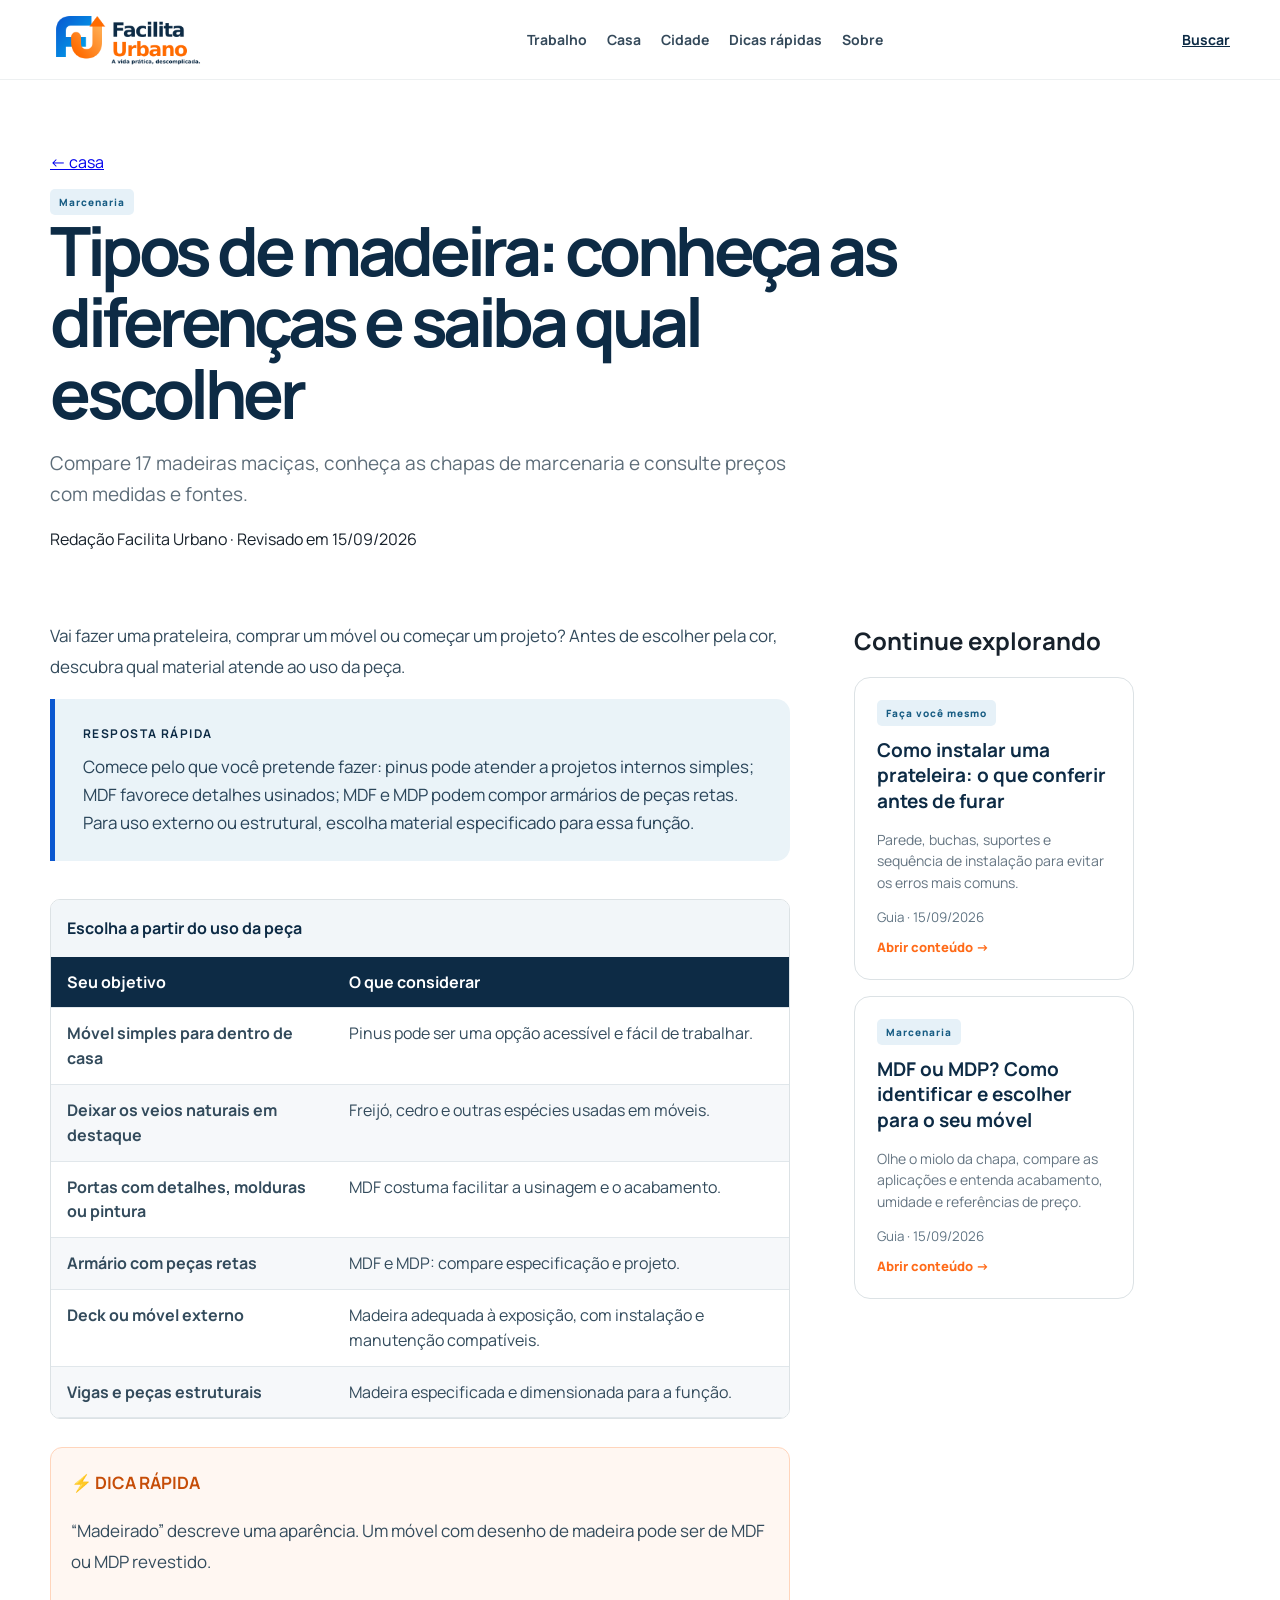
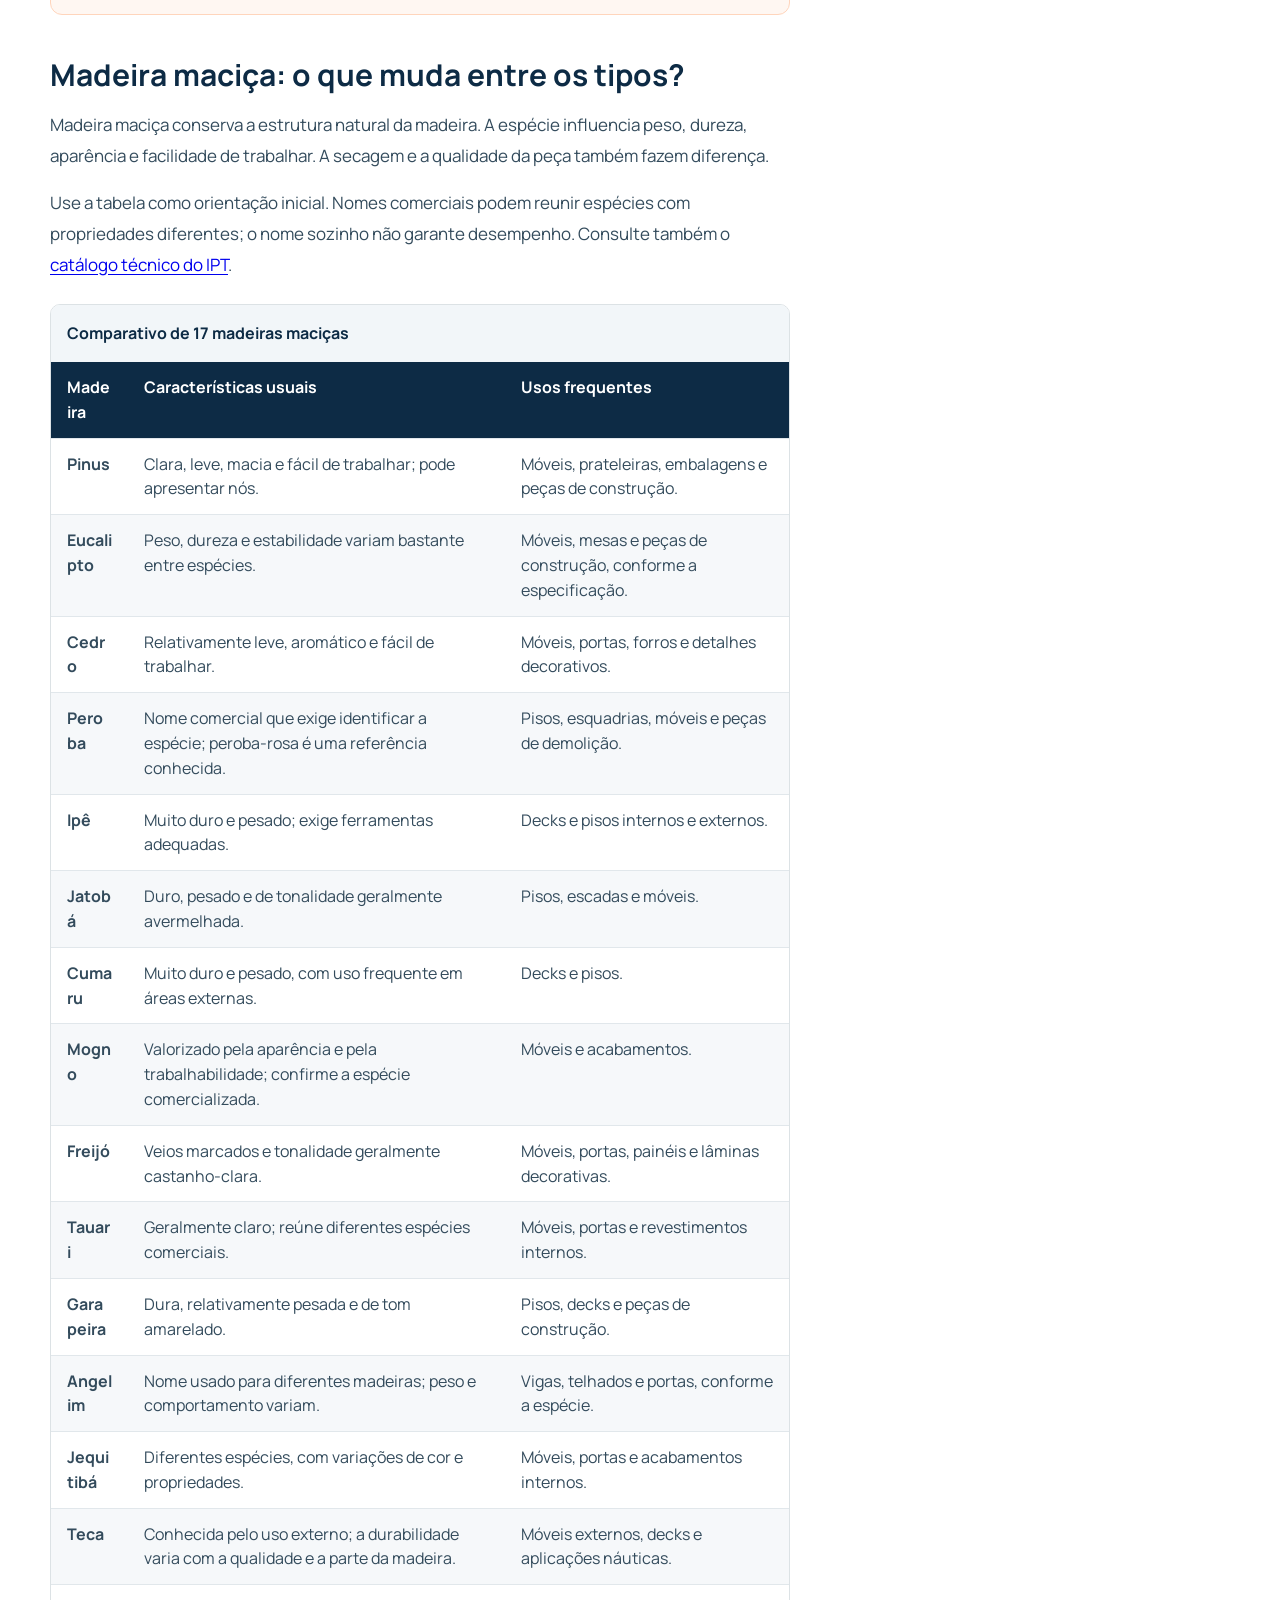
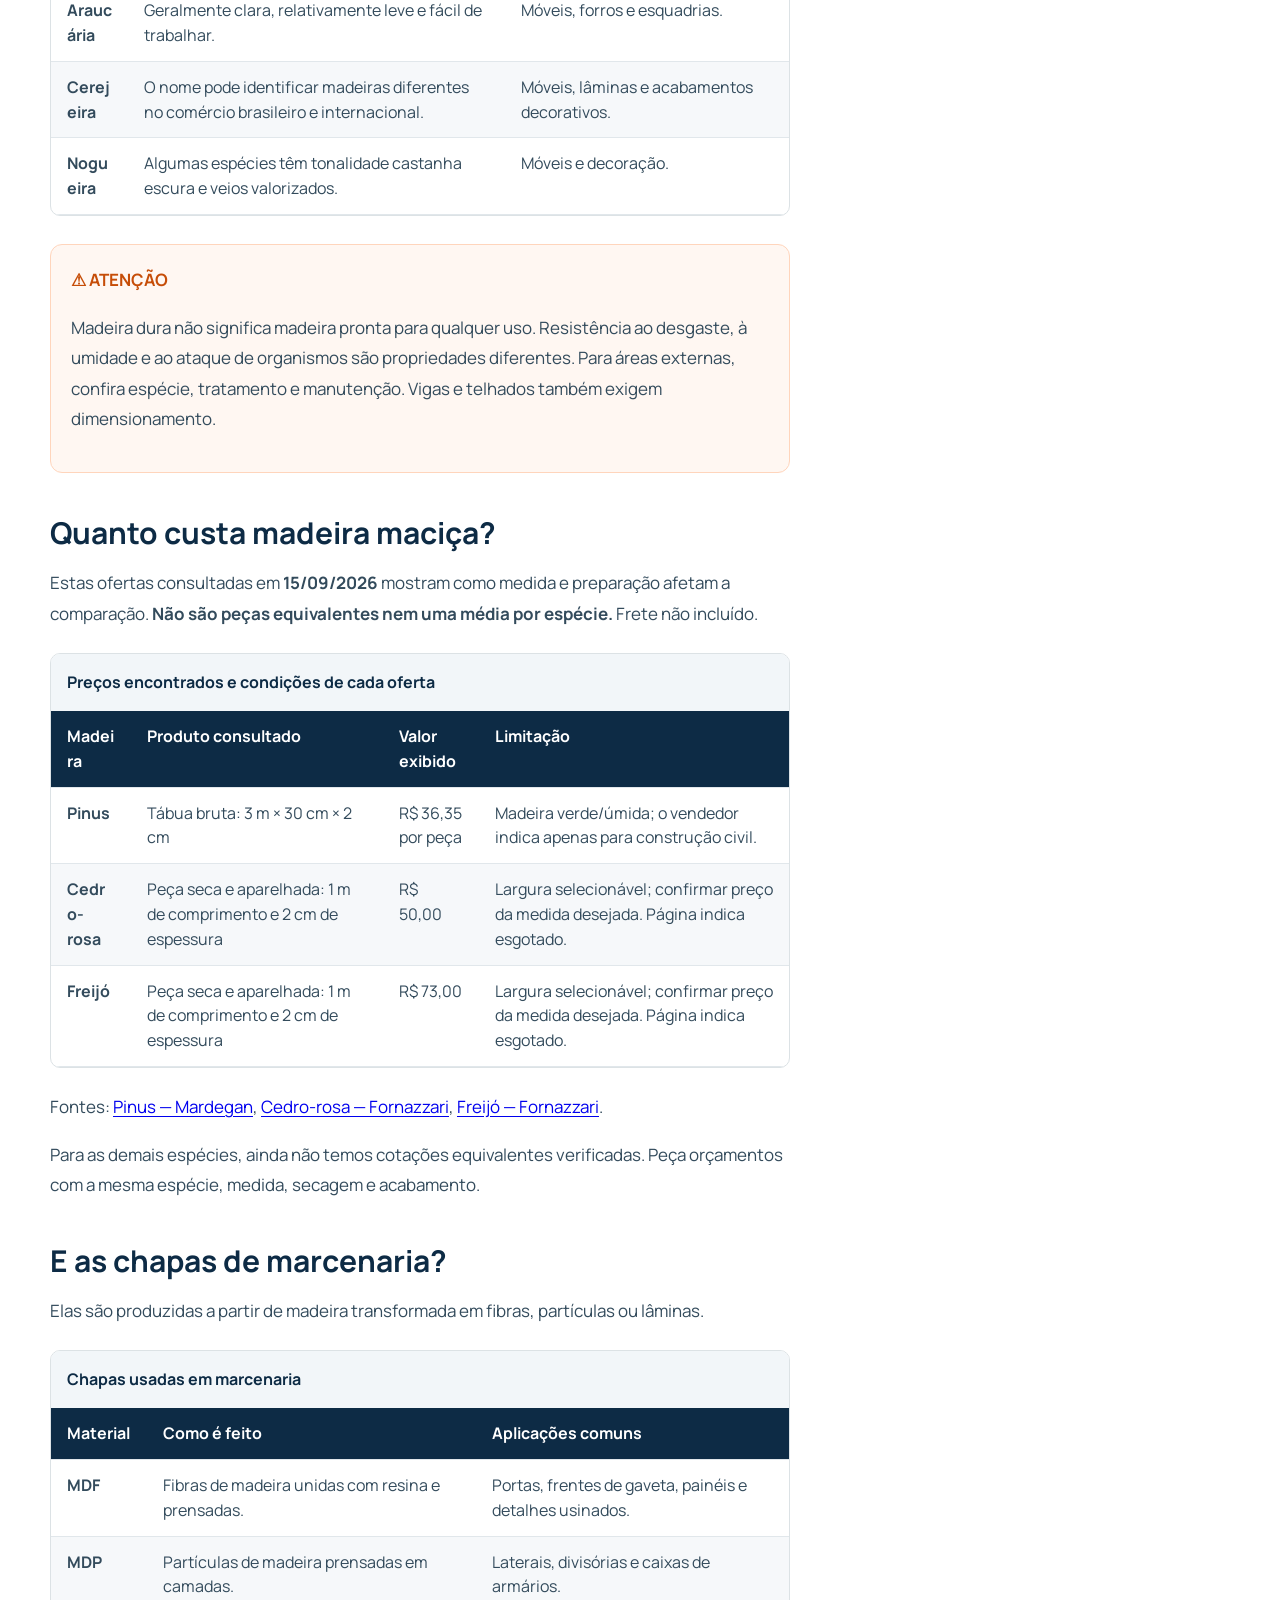
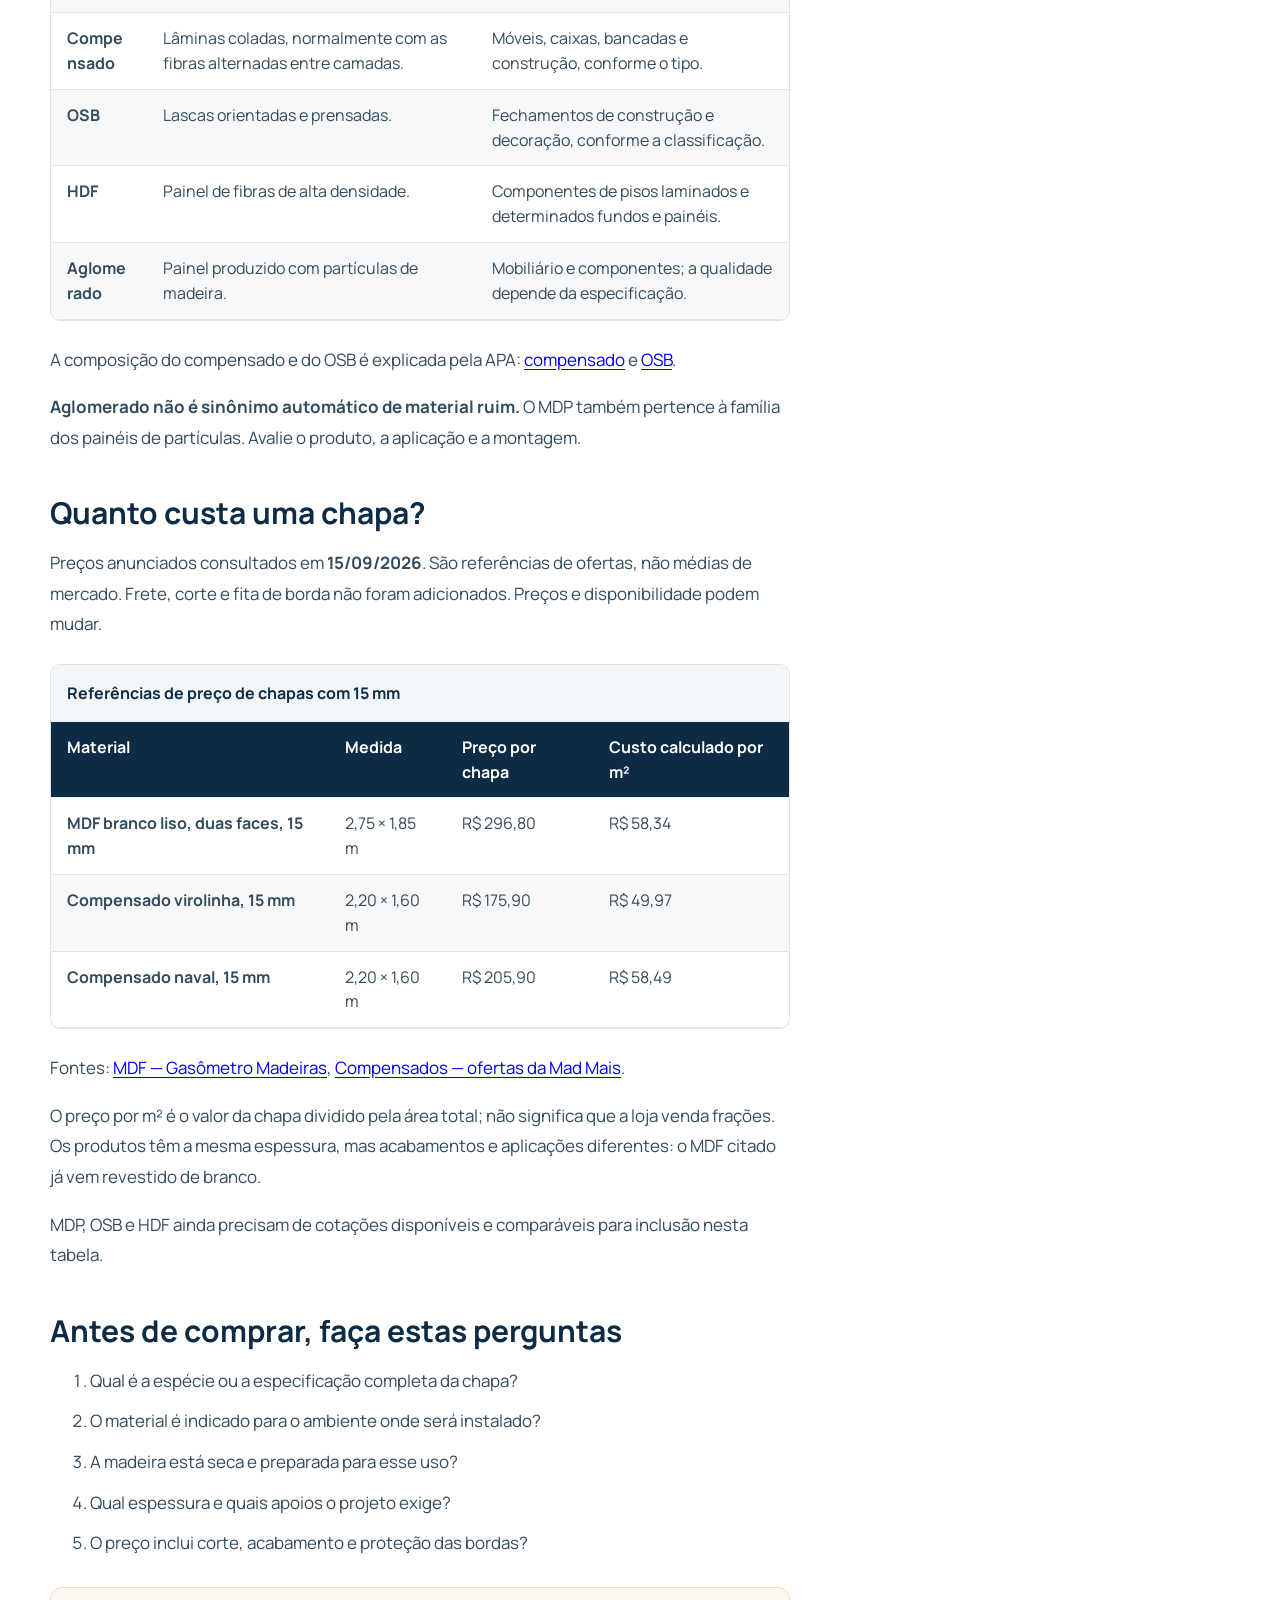
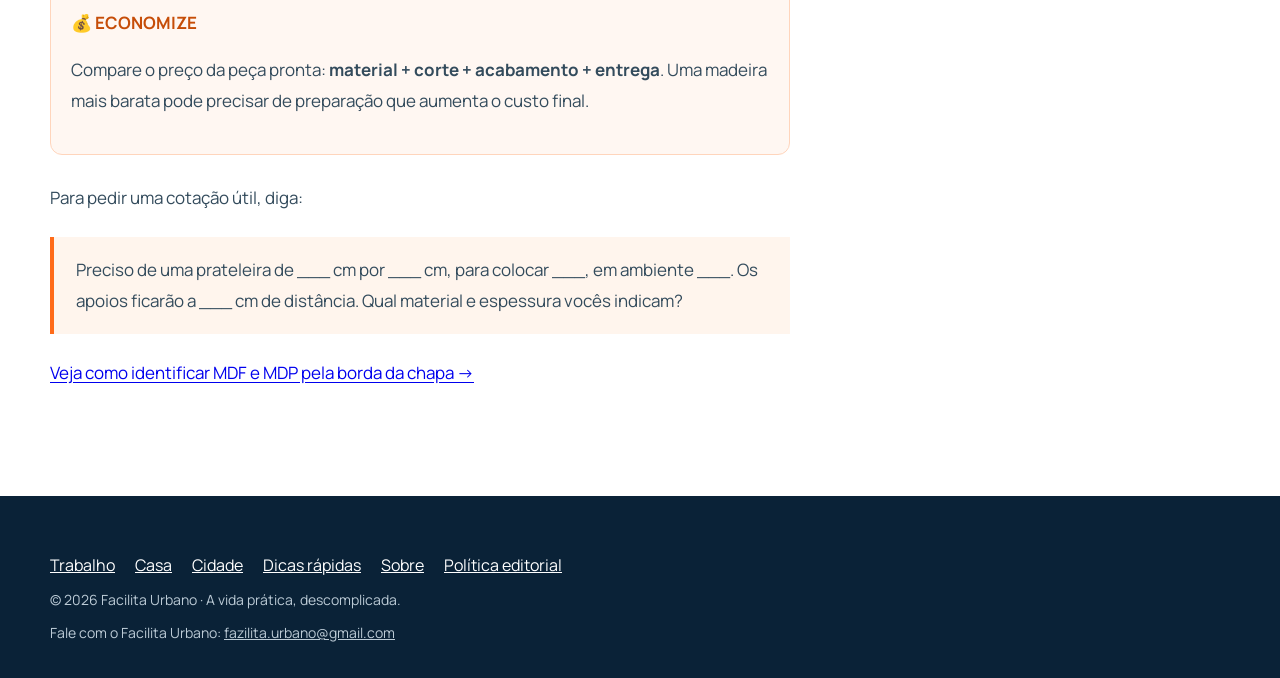
<file: leitura-tipos-de-madeira-como-escolher.html>
<!doctype html><html lang="pt-BR"><head><meta charset="utf-8"><meta name="viewport" content="width=device-width,initial-scale=1"><meta name="description" content="Compare 17 madeiras maciças, conheça as chapas de marcenaria e consulte preços com medidas e fontes."><title>Tipos de madeira: conheça as diferenças e saiba qual escolher | Facilita Urbano</title><link rel="preconnect" href="https://fonts.googleapis.com"><link rel="preconnect" href="https://fonts.gstatic.com" crossorigin><link href="https://fonts.googleapis.com/css2?family=Manrope:wght@400;500;600;700;800&display=swap" rel="stylesheet"><link rel="stylesheet" href="assets/style.css"><link rel="stylesheet" href="assets/brand-fix.css"><link rel="stylesheet" href="assets/internal.css"><link rel="icon" href="assets/favicon.svg"><link rel="stylesheet" href="assets/portal.css"><meta name="robots" content="index,follow"><link rel="canonical" href="https://anappcabral.github.io/facilita-urbano/leitura-tipos-de-madeira-como-escolher.html"></head><body><header class="site-header"><a class="brand" href="index.html"><img src="assets/logo-facilita-urbano.png" alt="Facilita Urbano — A vida prática, descomplicada."></a><nav class="desktop-nav" aria-label="Principal"><a href="trabalho.html">Trabalho</a><a href="casa.html">Casa</a><a href="cidade.html">Cidade</a><a href="busca.html?formato=rapido">Dicas rápidas</a><a href="sobre.html">Sobre</a></nav><div class="header-actions"><a href="busca.html" class="search-link">Buscar</a><button class="menu-toggle" aria-label="Abrir menu" aria-expanded="false" aria-controls="mobileMenu"><span></span><span></span></button></div></header><nav id="mobileMenu" class="mobile-menu" aria-label="Menu móvel" hidden><a href="trabalho.html">Trabalho</a><a href="casa.html">Casa</a><a href="cidade.html">Cidade</a><a href="busca.html?formato=rapido">Dicas rápidas</a><a href="sobre.html">Sobre</a></nav><main><section class="article-hero shell"><p><a href="casa.html">← casa</a></p><span class="tag">Marcenaria</span><h1>Tipos de madeira: conheça as diferenças e saiba qual escolher</h1><p class="article-deck">Compare 17 madeiras maciças, conheça as chapas de marcenaria e consulte preços com medidas e fontes.</p><p>Redação Facilita Urbano · Revisado em 15/09/2026</p></section><div class="shell article-layout"><article class="article-content"><p>Vai fazer uma prateleira, comprar um móvel ou começar um projeto? Antes de escolher pela cor, descubra qual material atende ao uso da peça.</p><div class="answer-box"><b>RESPOSTA RÁPIDA</b><p>Comece pelo que você pretende fazer: pinus pode atender a projetos internos simples; MDF favorece detalhes usinados; MDF e MDP podem compor armários de peças retas. Para uso externo ou estrutural, escolha material especificado para essa função.</p></div><div class="table-scroll" role="region" aria-label="Escolha a partir do uso da peça" tabindex="0"><table><caption>Escolha a partir do uso da peça</caption><thead><tr><th scope="col">Seu objetivo</th><th scope="col">O que considerar</th></tr></thead><tbody><tr><th scope="row">Móvel simples para dentro de casa</th><td>Pinus pode ser uma opção acessível e fácil de trabalhar.</td></tr><tr><th scope="row">Deixar os veios naturais em destaque</th><td>Freijó, cedro e outras espécies usadas em móveis.</td></tr><tr><th scope="row">Portas com detalhes, molduras ou pintura</th><td>MDF costuma facilitar a usinagem e o acabamento.</td></tr><tr><th scope="row">Armário com peças retas</th><td>MDF e MDP: compare especificação e projeto.</td></tr><tr><th scope="row">Deck ou móvel externo</th><td>Madeira adequada à exposição, com instalação e manutenção compatíveis.</td></tr><tr><th scope="row">Vigas e peças estruturais</th><td>Madeira especificada e dimensionada para a função.</td></tr></tbody></table></div><div class="callout"><b>⚡ DICA RÁPIDA</b><p>“Madeirado” descreve uma aparência. Um móvel com desenho de madeira pode ser de MDF ou MDP revestido.</p></div><h2 id="especies">Madeira maciça: o que muda entre os tipos?</h2><p>Madeira maciça conserva a estrutura natural da madeira. A espécie influencia peso, dureza, aparência e facilidade de trabalhar. A secagem e a qualidade da peça também fazem diferença.</p><p>Use a tabela como orientação inicial. Nomes comerciais podem reunir espécies com propriedades diferentes; o nome sozinho não garante desempenho. Consulte também o <a href="https://madeiras.ipt.br/" target="_blank" rel="noopener noreferrer">catálogo técnico do IPT</a>.</p><div class="table-scroll" role="region" aria-label="Comparativo de 17 madeiras maciças" tabindex="0"><table><caption>Comparativo de 17 madeiras maciças</caption><thead><tr><th scope="col">Madeira</th><th scope="col">Características usuais</th><th scope="col">Usos frequentes</th></tr></thead><tbody><tr><th scope="row">Pinus</th><td>Clara, leve, macia e fácil de trabalhar; pode apresentar nós.</td><td>Móveis, prateleiras, embalagens e peças de construção.</td></tr><tr><th scope="row">Eucalipto</th><td>Peso, dureza e estabilidade variam bastante entre espécies.</td><td>Móveis, mesas e peças de construção, conforme a especificação.</td></tr><tr><th scope="row">Cedro</th><td>Relativamente leve, aromático e fácil de trabalhar.</td><td>Móveis, portas, forros e detalhes decorativos.</td></tr><tr><th scope="row">Peroba</th><td>Nome comercial que exige identificar a espécie; peroba-rosa é uma referência conhecida.</td><td>Pisos, esquadrias, móveis e peças de demolição.</td></tr><tr><th scope="row">Ipê</th><td>Muito duro e pesado; exige ferramentas adequadas.</td><td>Decks e pisos internos e externos.</td></tr><tr><th scope="row">Jatobá</th><td>Duro, pesado e de tonalidade geralmente avermelhada.</td><td>Pisos, escadas e móveis.</td></tr><tr><th scope="row">Cumaru</th><td>Muito duro e pesado, com uso frequente em áreas externas.</td><td>Decks e pisos.</td></tr><tr><th scope="row">Mogno</th><td>Valorizado pela aparência e pela trabalhabilidade; confirme a espécie comercializada.</td><td>Móveis e acabamentos.</td></tr><tr><th scope="row">Freijó</th><td>Veios marcados e tonalidade geralmente castanho-clara.</td><td>Móveis, portas, painéis e lâminas decorativas.</td></tr><tr><th scope="row">Tauari</th><td>Geralmente claro; reúne diferentes espécies comerciais.</td><td>Móveis, portas e revestimentos internos.</td></tr><tr><th scope="row">Garapeira</th><td>Dura, relativamente pesada e de tom amarelado.</td><td>Pisos, decks e peças de construção.</td></tr><tr><th scope="row">Angelim</th><td>Nome usado para diferentes madeiras; peso e comportamento variam.</td><td>Vigas, telhados e portas, conforme a espécie.</td></tr><tr><th scope="row">Jequitibá</th><td>Diferentes espécies, com variações de cor e propriedades.</td><td>Móveis, portas e acabamentos internos.</td></tr><tr><th scope="row">Teca</th><td>Conhecida pelo uso externo; a durabilidade varia com a qualidade e a parte da madeira.</td><td>Móveis externos, decks e aplicações náuticas.</td></tr><tr><th scope="row">Araucária</th><td>Geralmente clara, relativamente leve e fácil de trabalhar.</td><td>Móveis, forros e esquadrias.</td></tr><tr><th scope="row">Cerejeira</th><td>O nome pode identificar madeiras diferentes no comércio brasileiro e internacional.</td><td>Móveis, lâminas e acabamentos decorativos.</td></tr><tr><th scope="row">Nogueira</th><td>Algumas espécies têm tonalidade castanha escura e veios valorizados.</td><td>Móveis e decoração.</td></tr></tbody></table></div><div class="callout"><b>⚠ ATENÇÃO</b><p>Madeira dura não significa madeira pronta para qualquer uso. Resistência ao desgaste, à umidade e ao ataque de organismos são propriedades diferentes. Para áreas externas, confira espécie, tratamento e manutenção. Vigas e telhados também exigem dimensionamento.</p></div><h2 id="precos-madeiras">Quanto custa madeira maciça?</h2><p>Estas ofertas consultadas em <strong>15/09/2026</strong> mostram como medida e preparação afetam a comparação. <strong>Não são peças equivalentes nem uma média por espécie.</strong> Frete não incluído.</p><div class="table-scroll" role="region" aria-label="Preços encontrados e condições de cada oferta" tabindex="0"><table><caption>Preços encontrados e condições de cada oferta</caption><thead><tr><th scope="col">Madeira</th><th scope="col">Produto consultado</th><th scope="col">Valor exibido</th><th scope="col">Limitação</th></tr></thead><tbody><tr><th scope="row">Pinus</th><td>Tábua bruta: 3 m × 30 cm × 2 cm</td><td>R$ 36,35 por peça</td><td>Madeira verde/úmida; o vendedor indica apenas para construção civil.</td></tr><tr><th scope="row">Cedro-rosa</th><td>Peça seca e aparelhada: 1 m de comprimento e 2 cm de espessura</td><td>R$ 50,00</td><td>Largura selecionável; confirmar preço da medida desejada. Página indica esgotado.</td></tr><tr><th scope="row">Freijó</th><td>Peça seca e aparelhada: 1 m de comprimento e 2 cm de espessura</td><td>R$ 73,00</td><td>Largura selecionável; confirmar preço da medida desejada. Página indica esgotado.</td></tr></tbody></table></div><p>Fontes: <a href="https://mmardegan.com.br/tabua-de-pinus-bruta-300x30cm.html" target="_blank" rel="noopener noreferrer">Pinus — Mardegan</a>, <a href="https://www.fornazzaritimbers.com/produtos/madeira-cedro-rosa-2-cm-espessura/" target="_blank" rel="noopener noreferrer">Cedro-rosa — Fornazzari</a>, <a href="https://www.fornazzaritimbers.com/produtos/madeira-freijo-2-cm-espessura/" target="_blank" rel="noopener noreferrer">Freijó — Fornazzari</a>.</p><p>Para as demais espécies, ainda não temos cotações equivalentes verificadas. Peça orçamentos com a mesma espécie, medida, secagem e acabamento.</p><h2 id="chapas">E as chapas de marcenaria?</h2><p>Elas são produzidas a partir de madeira transformada em fibras, partículas ou lâminas.</p><div class="table-scroll" role="region" aria-label="Chapas usadas em marcenaria" tabindex="0"><table><caption>Chapas usadas em marcenaria</caption><thead><tr><th scope="col">Material</th><th scope="col">Como é feito</th><th scope="col">Aplicações comuns</th></tr></thead><tbody><tr><th scope="row">MDF</th><td>Fibras de madeira unidas com resina e prensadas.</td><td>Portas, frentes de gaveta, painéis e detalhes usinados.</td></tr><tr><th scope="row">MDP</th><td>Partículas de madeira prensadas em camadas.</td><td>Laterais, divisórias e caixas de armários.</td></tr><tr><th scope="row">Compensado</th><td>Lâminas coladas, normalmente com as fibras alternadas entre camadas.</td><td>Móveis, caixas, bancadas e construção, conforme o tipo.</td></tr><tr><th scope="row">OSB</th><td>Lascas orientadas e prensadas.</td><td>Fechamentos de construção e decoração, conforme a classificação.</td></tr><tr><th scope="row">HDF</th><td>Painel de fibras de alta densidade.</td><td>Componentes de pisos laminados e determinados fundos e painéis.</td></tr><tr><th scope="row">Aglomerado</th><td>Painel produzido com partículas de madeira.</td><td>Mobiliário e componentes; a qualidade depende da especificação.</td></tr></tbody></table></div><p>A composição do compensado e do OSB é explicada pela APA: <a href="https://www.apawood.org/engineered-wood-products/plywood-osb/plywood/" target="_blank" rel="noopener noreferrer">compensado</a> e <a href="https://www.apawood.org/engineered-wood-products/plywood-osb/osb-oriented-strand-board/" target="_blank" rel="noopener noreferrer">OSB</a>.</p><p><strong>Aglomerado não é sinônimo automático de material ruim.</strong> O MDP também pertence à família dos painéis de partículas. Avalie o produto, a aplicação e a montagem.</p><h2 id="precos-chapas">Quanto custa uma chapa?</h2><p>Preços anunciados consultados em <strong>15/09/2026</strong>. São referências de ofertas, não médias de mercado. Frete, corte e fita de borda não foram adicionados. Preços e disponibilidade podem mudar.</p><div class="table-scroll" role="region" aria-label="Referências de preço de chapas com 15 mm" tabindex="0"><table><caption>Referências de preço de chapas com 15 mm</caption><thead><tr><th scope="col">Material</th><th scope="col">Medida</th><th scope="col">Preço por chapa</th><th scope="col">Custo calculado por m²</th></tr></thead><tbody><tr><th scope="row">MDF branco liso, duas faces, 15 mm</th><td>2,75 × 1,85 m</td><td>R$ 296,80</td><td>R$ 58,34</td></tr><tr><th scope="row">Compensado virolinha, 15 mm</th><td>2,20 × 1,60 m</td><td>R$ 175,90</td><td>R$ 49,97</td></tr><tr><th scope="row">Compensado naval, 15 mm</th><td>2,20 × 1,60 m</td><td>R$ 205,90</td><td>R$ 58,49</td></tr></tbody></table></div><p>Fontes: <a href="https://www.madeirasgasometro.com.br/mdf-bp-liso-branco-02-faces-2750-x-1840-x-15mm-multimarcas/p" target="_blank" rel="noopener noreferrer">MDF — Gasômetro Madeiras</a>, <a href="https://www.madmais.com.br/" target="_blank" rel="noopener noreferrer">Compensados — ofertas da Mad Mais</a>.</p><p>O preço por m² é o valor da chapa dividido pela área total; não significa que a loja venda frações. Os produtos têm a mesma espessura, mas acabamentos e aplicações diferentes: o MDF citado já vem revestido de branco.</p><p>MDP, OSB e HDF ainda precisam de cotações disponíveis e comparáveis para inclusão nesta tabela.</p><h2 id="compra">Antes de comprar, faça estas perguntas</h2><ol><li>Qual é a espécie ou a especificação completa da chapa?</li><li>O material é indicado para o ambiente onde será instalado?</li><li>A madeira está seca e preparada para esse uso?</li><li>Qual espessura e quais apoios o projeto exige?</li><li>O preço inclui corte, acabamento e proteção das bordas?</li></ol><div class="callout"><b>💰 ECONOMIZE</b><p>Compare o preço da peça pronta: <strong>material + corte + acabamento + entrega</strong>. Uma madeira mais barata pode precisar de preparação que aumenta o custo final.</p></div><p>Para pedir uma cotação útil, diga:</p><blockquote>Preciso de uma prateleira de ___ cm por ___ cm, para colocar ___, em ambiente ___. Os apoios ficarão a ___ cm de distância. Qual material e espessura vocês indicam?</blockquote><p><a href="leitura-mdf-ou-mdp-como-identificar-e-escolher.html">Veja como identificar MDF e MDP pela borda da chapa →</a></p></article><aside><h2>Continue explorando</h2><article class="post-card"><div class="post-body"><span class="tag">Faça você mesmo</span><h3><a href="leitura-como-instalar-uma-prateleira-sem-erro.html">Como instalar uma prateleira: o que conferir antes de furar</a></h3><p>Parede, buchas, suportes e sequência de instalação para evitar os erros mais comuns.</p><small>Guia · 15/09/2026</small><a href="leitura-como-instalar-uma-prateleira-sem-erro.html">Abrir conteúdo →</a></div></article><article class="post-card"><div class="post-body"><span class="tag">Marcenaria</span><h3><a href="leitura-mdf-ou-mdp-como-identificar-e-escolher.html">MDF ou MDP? Como identificar e escolher para o seu móvel</a></h3><p>Olhe o miolo da chapa, compare as aplicações e entenda acabamento, umidade e referências de preço.</p><small>Guia · 15/09/2026</small><a href="leitura-mdf-ou-mdp-como-identificar-e-escolher.html">Abrir conteúdo →</a></div></article></aside></div></main><footer><div class="shell"><nav class="footer-links" aria-label="Rodapé"><a href="trabalho.html">Trabalho</a><a href="casa.html">Casa</a><a href="cidade.html">Cidade</a><a href="busca.html?formato=rapido">Dicas rápidas</a><a href="sobre.html">Sobre</a><a href="politica-editorial.html">Política editorial</a></nav><p>© 2026 Facilita Urbano · A vida prática, descomplicada.</p><p>Fale com o Facilita Urbano: <a href="mailto:fazilita.urbano@gmail.com" style="color:inherit;text-decoration:underline;overflow-wrap:anywhere">fazilita.urbano@gmail.com</a></p></div></footer><script src="assets/portal.js" defer></script></body></html>
</file>
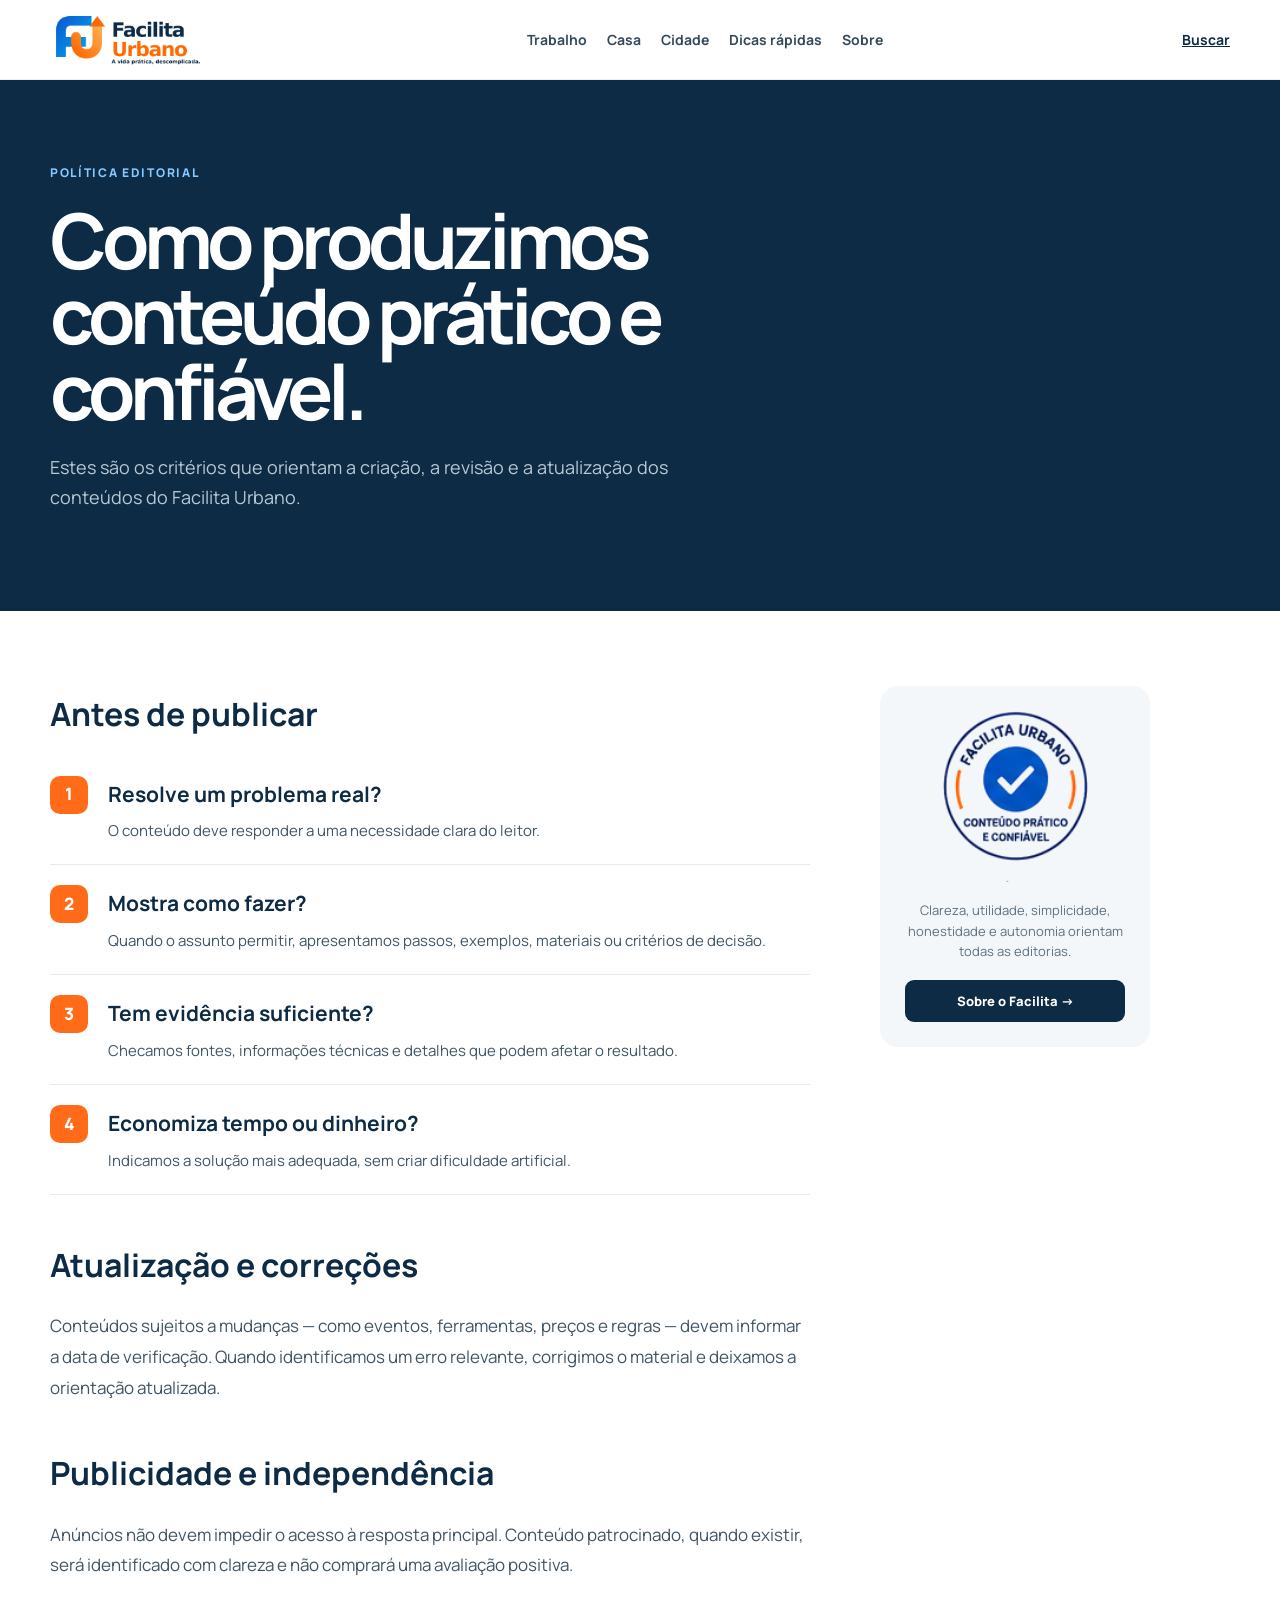
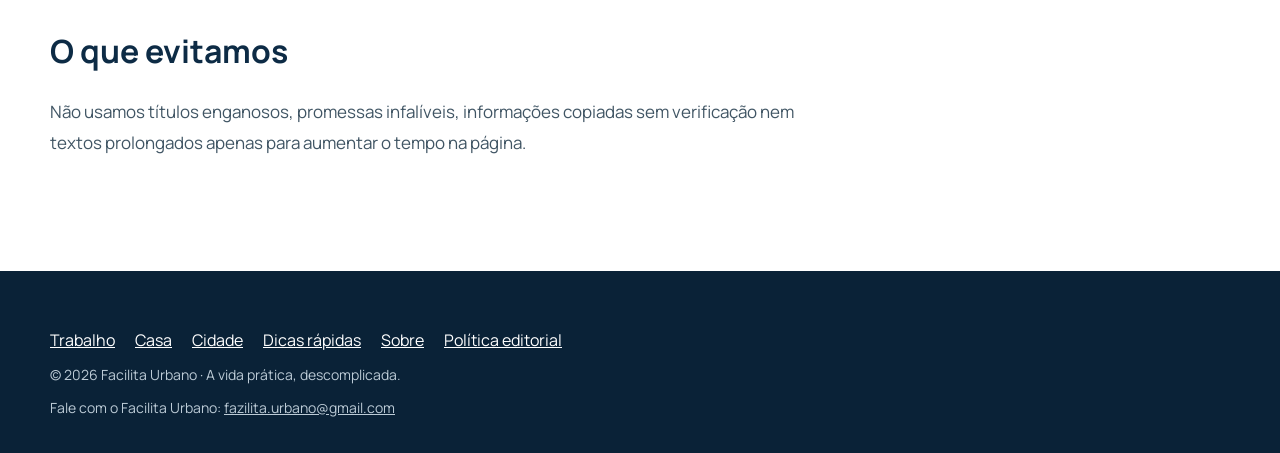
<file: politica-editorial.html>
<!doctype html><html lang="pt-BR"><head><meta charset="utf-8"><meta name="viewport" content="width=device-width,initial-scale=1"><title>Política Editorial | Facilita Urbano</title><link rel="preconnect" href="https://fonts.googleapis.com"><link rel="preconnect" href="https://fonts.gstatic.com" crossorigin><link href="https://fonts.googleapis.com/css2?family=Manrope:wght@400;500;600;700;800&display=swap" rel="stylesheet"><link rel="stylesheet" href="assets/style.css"><link rel="stylesheet" href="assets/brand-fix.css"><link rel="stylesheet" href="assets/internal.css"><link rel="stylesheet" href="assets/institutional.css"><link rel="icon" href="assets/favicon.svg"><link rel="stylesheet" href="assets/portal.css"><meta name="robots" content="index,follow"><link rel="canonical" href="https://anappcabral.github.io/facilita-urbano/politica-editorial.html"></head><body><header class="site-header"><a class="brand" href="index.html"><img src="assets/logo-facilita-urbano.png" alt="Facilita Urbano — A vida prática, descomplicada."></a><nav class="desktop-nav" aria-label="Principal"><a href="trabalho.html">Trabalho</a><a href="casa.html">Casa</a><a href="cidade.html">Cidade</a><a href="busca.html?formato=rapido">Dicas rápidas</a><a href="sobre.html">Sobre</a></nav><div class="header-actions"><a href="busca.html" class="search-link">Buscar</a><button class="menu-toggle" aria-label="Abrir menu" aria-expanded="false" aria-controls="mobileMenu"><span></span><span></span></button></div></header><nav id="mobileMenu" class="mobile-menu" aria-label="Menu móvel" hidden><a href="trabalho.html">Trabalho</a><a href="casa.html">Casa</a><a href="cidade.html">Cidade</a><a href="busca.html?formato=rapido">Dicas rápidas</a><a href="sobre.html">Sobre</a></nav><main><section class="institutional-hero"><div class="shell"><span class="kicker">POLÍTICA EDITORIAL</span><h1>Como produzimos conteúdo prático e confiável.</h1><p>Estes são os critérios que orientam a criação, a revisão e a atualização dos conteúdos do Facilita Urbano.</p></div></section><div class="shell institutional-body"><article class="institutional-copy"><h2>Antes de publicar</h2><div class="policy-step"><span>1</span><div><h3>Resolve um problema real?</h3><p>O conteúdo deve responder a uma necessidade clara do leitor.</p></div></div><div class="policy-step"><span>2</span><div><h3>Mostra como fazer?</h3><p>Quando o assunto permitir, apresentamos passos, exemplos, materiais ou critérios de decisão.</p></div></div><div class="policy-step"><span>3</span><div><h3>Tem evidência suficiente?</h3><p>Checamos fontes, informações técnicas e detalhes que podem afetar o resultado.</p></div></div><div class="policy-step"><span>4</span><div><h3>Economiza tempo ou dinheiro?</h3><p>Indicamos a solução mais adequada, sem criar dificuldade artificial.</p></div></div><h2>Atualização e correções</h2><p>Conteúdos sujeitos a mudanças — como eventos, ferramentas, preços e regras — devem informar a data de verificação. Quando identificamos um erro relevante, corrigimos o material e deixamos a orientação atualizada.</p><h2>Publicidade e independência</h2><p>Anúncios não devem impedir o acesso à resposta principal. Conteúdo patrocinado, quando existir, será identificado com clareza e não comprará uma avaliação positiva.</p><h2>O que evitamos</h2><p>Não usamos títulos enganosos, promessas infalíveis, informações copiadas sem verificação nem textos prolongados apenas para aumentar o tempo na página.</p></article><aside class="trust-aside"><img src="assets/selo-editorial-facilita.png" alt="Selo conteúdo prático e confiável"><p>Clareza, utilidade, simplicidade, honestidade e autonomia orientam todas as editorias.</p><a href="sobre.html">Sobre o Facilita →</a></aside></div></main><footer><div class="shell"><nav class="footer-links" aria-label="Rodapé"><a href="trabalho.html">Trabalho</a><a href="casa.html">Casa</a><a href="cidade.html">Cidade</a><a href="busca.html?formato=rapido">Dicas rápidas</a><a href="sobre.html">Sobre</a><a href="politica-editorial.html">Política editorial</a></nav><p>© 2026 Facilita Urbano · A vida prática, descomplicada.</p><p>Fale com o Facilita Urbano: <a href="mailto:fazilita.urbano@gmail.com" style="color:inherit;text-decoration:underline;overflow-wrap:anywhere">fazilita.urbano@gmail.com</a></p></div></footer><script src="assets/portal.js" defer></script></body></html>
</file>
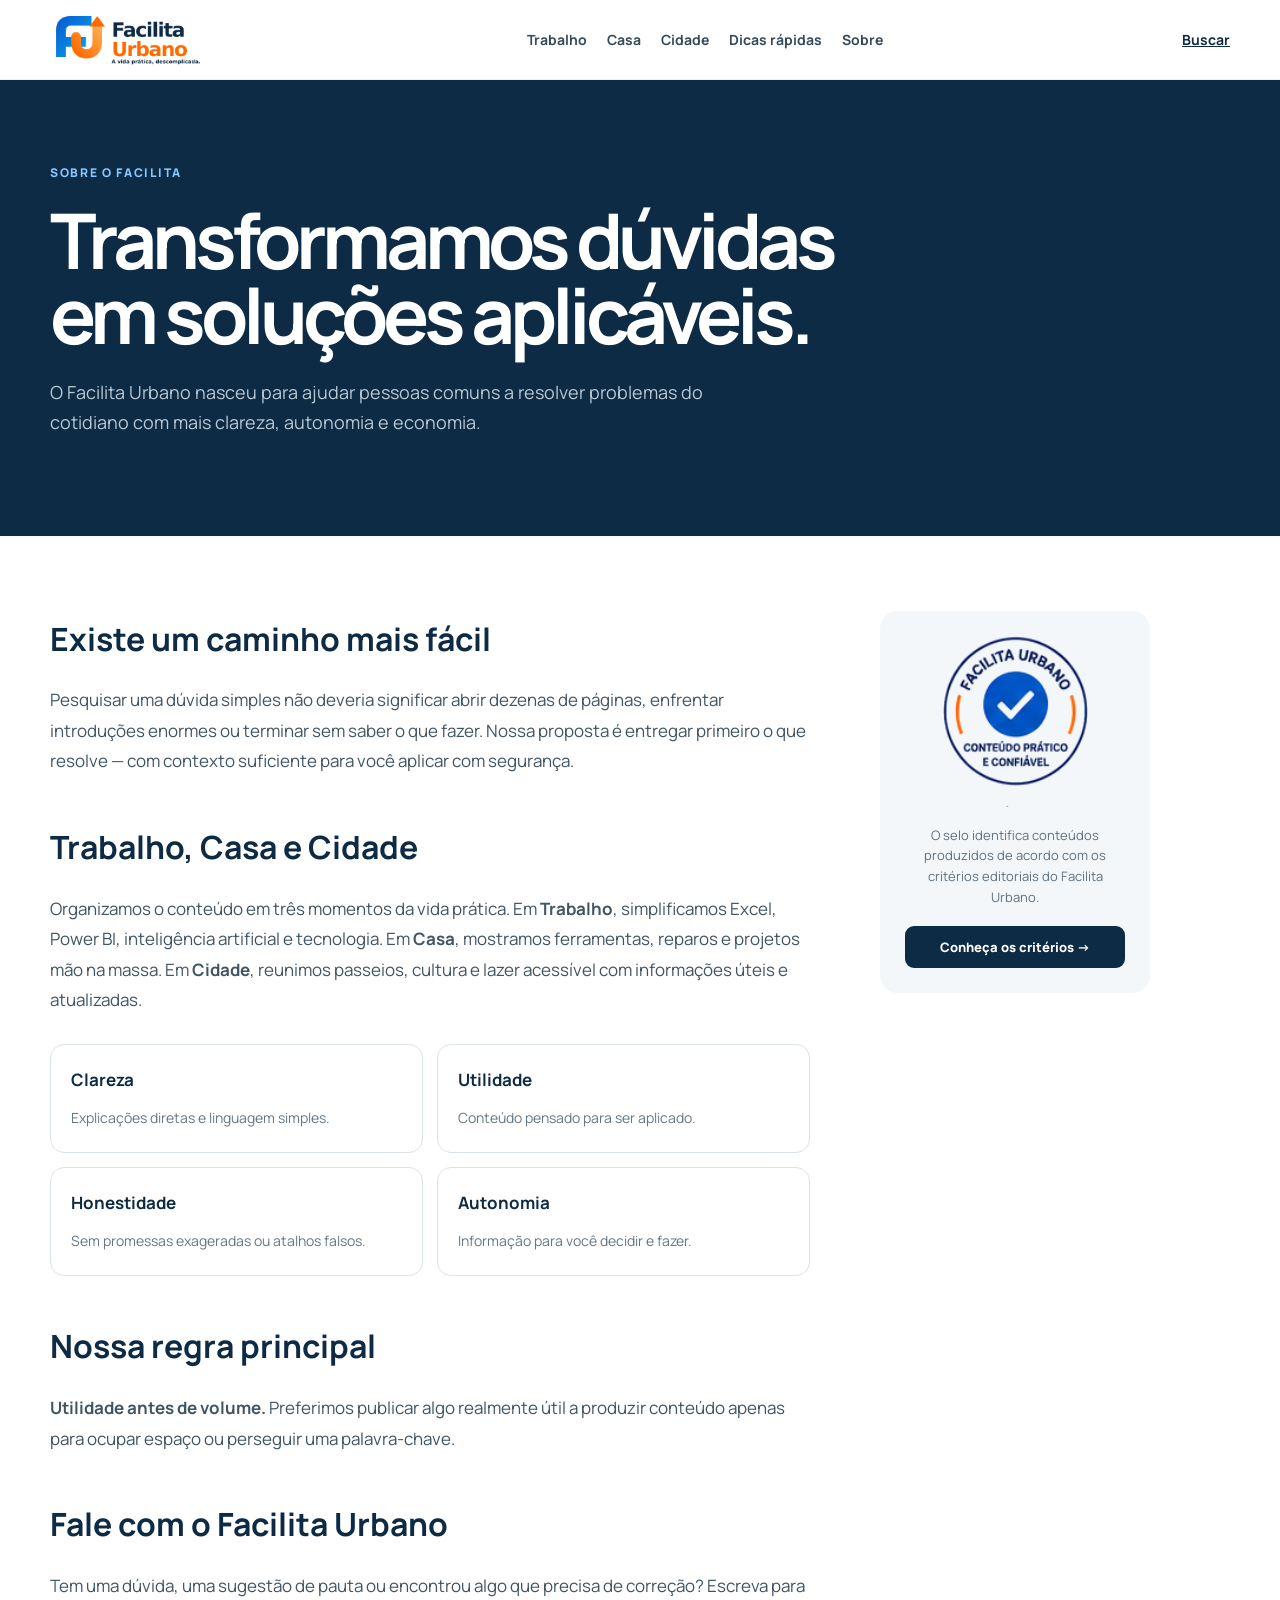
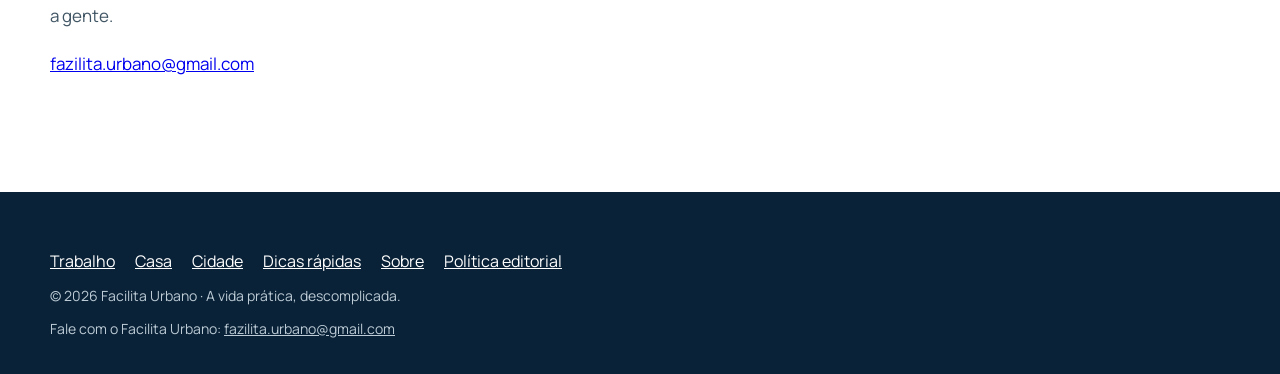
<file: sobre.html>
<!doctype html><html lang="pt-BR"><head><meta charset="utf-8"><meta name="viewport" content="width=device-width,initial-scale=1"><title>Sobre o Facilita Urbano</title><link rel="preconnect" href="https://fonts.googleapis.com"><link rel="preconnect" href="https://fonts.gstatic.com" crossorigin><link href="https://fonts.googleapis.com/css2?family=Manrope:wght@400;500;600;700;800&display=swap" rel="stylesheet"><link rel="stylesheet" href="assets/style.css"><link rel="stylesheet" href="assets/brand-fix.css"><link rel="stylesheet" href="assets/internal.css"><link rel="stylesheet" href="assets/institutional.css"><link rel="icon" href="assets/favicon.svg"><link rel="stylesheet" href="assets/portal.css"><meta name="robots" content="index,follow"><link rel="canonical" href="https://anappcabral.github.io/facilita-urbano/sobre.html"></head><body><header class="site-header"><a class="brand" href="index.html"><img src="assets/logo-facilita-urbano.png" alt="Facilita Urbano — A vida prática, descomplicada."></a><nav class="desktop-nav" aria-label="Principal"><a href="trabalho.html">Trabalho</a><a href="casa.html">Casa</a><a href="cidade.html">Cidade</a><a href="busca.html?formato=rapido">Dicas rápidas</a><a href="sobre.html">Sobre</a></nav><div class="header-actions"><a href="busca.html" class="search-link">Buscar</a><button class="menu-toggle" aria-label="Abrir menu" aria-expanded="false" aria-controls="mobileMenu"><span></span><span></span></button></div></header><nav id="mobileMenu" class="mobile-menu" aria-label="Menu móvel" hidden><a href="trabalho.html">Trabalho</a><a href="casa.html">Casa</a><a href="cidade.html">Cidade</a><a href="busca.html?formato=rapido">Dicas rápidas</a><a href="sobre.html">Sobre</a></nav><main><section class="institutional-hero"><div class="shell"><span class="kicker">SOBRE O FACILITA</span><h1>Transformamos dúvidas em soluções aplicáveis.</h1><p>O Facilita Urbano nasceu para ajudar pessoas comuns a resolver problemas do cotidiano com mais clareza, autonomia e economia.</p></div></section><div class="shell institutional-body"><article class="institutional-copy"><h2>Existe um caminho mais fácil</h2><p>Pesquisar uma dúvida simples não deveria significar abrir dezenas de páginas, enfrentar introduções enormes ou terminar sem saber o que fazer. Nossa proposta é entregar primeiro o que resolve — com contexto suficiente para você aplicar com segurança.</p><h2>Trabalho, Casa e Cidade</h2><p>Organizamos o conteúdo em três momentos da vida prática. Em <strong>Trabalho</strong>, simplificamos Excel, Power BI, inteligência artificial e tecnologia. Em <strong>Casa</strong>, mostramos ferramentas, reparos e projetos mão na massa. Em <strong>Cidade</strong>, reunimos passeios, cultura e lazer acessível com informações úteis e atualizadas.</p><div class="value-grid"><div class="value-card"><b>Clareza</b><span>Explicações diretas e linguagem simples.</span></div><div class="value-card"><b>Utilidade</b><span>Conteúdo pensado para ser aplicado.</span></div><div class="value-card"><b>Honestidade</b><span>Sem promessas exageradas ou atalhos falsos.</span></div><div class="value-card"><b>Autonomia</b><span>Informação para você decidir e fazer.</span></div></div><h2>Nossa regra principal</h2><p><strong>Utilidade antes de volume.</strong> Preferimos publicar algo realmente útil a produzir conteúdo apenas para ocupar espaço ou perseguir uma palavra-chave.</p><h2 id="contato">Fale com o Facilita Urbano</h2><p>Tem uma dúvida, uma sugestão de pauta ou encontrou algo que precisa de correção? Escreva para a gente.</p><p><a href="mailto:fazilita.urbano@gmail.com" style="overflow-wrap:anywhere">fazilita.urbano@gmail.com</a></p></article><aside class="trust-aside"><img src="assets/selo-editorial-facilita.png" alt="Selo conteúdo prático e confiável"><p>O selo identifica conteúdos produzidos de acordo com os critérios editoriais do Facilita Urbano.</p><a href="politica-editorial.html">Conheça os critérios →</a></aside></div></main><footer><div class="shell"><nav class="footer-links" aria-label="Rodapé"><a href="trabalho.html">Trabalho</a><a href="casa.html">Casa</a><a href="cidade.html">Cidade</a><a href="busca.html?formato=rapido">Dicas rápidas</a><a href="sobre.html">Sobre</a><a href="politica-editorial.html">Política editorial</a></nav><p>© 2026 Facilita Urbano · A vida prática, descomplicada.</p><p>Fale com o Facilita Urbano: <a href="mailto:fazilita.urbano@gmail.com" style="color:inherit;text-decoration:underline;overflow-wrap:anywhere">fazilita.urbano@gmail.com</a></p></div></footer><script src="assets/portal.js" defer></script></body></html>
</file>
<file: assets/style.css>
:root{--navy:#0d2b45;--navy2:#133b5c;--orange:#ff6b19;--ink:#17212b;--muted:#647381;--cream:#f6f7f4;--line:#dce2e5;--teal:#087e82;--white:#fff;--radius:18px;--shadow:0 24px 70px rgba(13,43,69,.12)}*{box-sizing:border-box}html{scroll-behavior:smooth}body{margin:0;font-family:Manrope,Arial,sans-serif;color:var(--ink);background:#fff;font-size:16px}.shell{width:min(1180px,calc(100% - 48px));margin-inline:auto}.site-header{height:80px;display:flex;align-items:center;justify-content:space-between;padding:0 max(24px,calc((100vw - 1180px)/2));border-bottom:1px solid #edf0f1;position:sticky;top:0;background:rgba(255,255,255,.94);backdrop-filter:blur(14px);z-index:30}.brand{display:flex;align-items:center;gap:10px;text-decoration:none;color:var(--navy)}.brand-mark{width:38px;height:38px;border-radius:10px;background:var(--navy);display:grid;place-items:center;position:relative;color:#fff;font-weight:800;font-size:21px}.brand-mark i{position:absolute;width:0;height:0;border-top:5px solid transparent;border-bottom:5px solid transparent;border-left:8px solid var(--orange);right:5px;bottom:6px}.brand-name{font-weight:800;letter-spacing:-.04em;font-size:18px}.brand-name b{color:var(--orange)}.desktop-nav{display:flex;gap:34px}.desktop-nav a{font-size:14px;font-weight:700;color:#34495a;text-decoration:none}.desktop-nav a:hover{color:var(--orange)}.header-actions{display:flex;align-items:center;gap:12px}.icon-button,.menu-toggle{background:none;border:0;cursor:pointer}.icon-button svg{width:22px;fill:none;stroke:var(--navy);stroke-width:2}.menu-toggle{display:none;width:36px;height:36px}.menu-toggle span{display:block;width:22px;height:2px;background:var(--navy);margin:5px}.mobile-menu{position:fixed;top:80px;left:0;right:0;z-index:29;background:white;padding:18px 24px 28px;box-shadow:0 20px 50px rgba(0,0,0,.12)}.mobile-menu a{display:block;color:var(--navy);font-weight:700;text-decoration:none;padding:13px 0;border-bottom:1px solid var(--line)}.hero{display:grid;grid-template-columns:1.08fr .92fr;min-height:590px;align-items:center;gap:52px;padding-block:70px}.eyebrow,.kicker{font-size:12px;font-weight:800;letter-spacing:.14em;color:var(--navy)}.eyebrow{display:flex;align-items:center;gap:9px}.eyebrow i{width:22px;height:3px;background:var(--orange)}h1{font-size:clamp(52px,6vw,82px);line-height:.98;letter-spacing:-.065em;margin:20px 0 24px;color:var(--navy)}h1 em{font-style:normal;color:var(--orange)}.hero-copy>p{font-size:19px;line-height:1.65;color:#586978;max-width:620px}.search{height:62px;border:1px solid var(--line);border-radius:12px;display:flex;align-items:center;padding:6px 7px 6px 18px;margin-top:30px;box-shadow:0 12px 38px rgba(13,43,69,.08);background:white}.search svg{width:21px;fill:none;stroke:#82909b;stroke-width:2;flex:none}.search input{border:0;outline:0;width:100%;padding:0 13px;font:500 15px Manrope;color:var(--ink)}.search button{height:48px;border:0;border-radius:9px;padding:0 25px;background:var(--orange);color:#fff;font:800 14px Manrope;cursor:pointer}.search button:hover{background:#e75c10}.popular{display:flex;flex-wrap:wrap;gap:7px;align-items:center;margin-top:14px;font-size:12px;color:#83909a}.popular button{border:0;background:#f1f4f5;color:#536573;border-radius:20px;padding:7px 10px;font:600 11px Manrope;cursor:pointer}.hero-art{height:440px;border-radius:28px;background:var(--navy);position:relative;overflow:hidden;box-shadow:var(--shadow)}.hero-art:before{content:"";position:absolute;width:400px;height:400px;border:1px solid rgba(255,255,255,.1);border-radius:50%;right:-180px;top:-120px}.hero-art:after{content:"";position:absolute;inset:0;background:linear-gradient(125deg,transparent 45%,rgba(255,107,25,.08))}.route{position:absolute;inset:0;z-index:1;background:linear-gradient(135deg,transparent 0 27%,rgba(255,255,255,.13) 27.2% 27.5%,transparent 27.7% 100%)}.route:after{content:"";position:absolute;width:250px;height:180px;border-right:2px solid rgba(255,255,255,.16);border-bottom:2px solid rgba(255,255,255,.16);border-radius:0 0 80px 0;left:110px;top:92px;transform:rotate(-8deg)}.route-dot{position:absolute;width:10px;height:10px;border:2px solid white;border-radius:50%;background:var(--orange)}.route-dot.one{left:90px;top:92px}.route-dot.two{left:270px;top:220px}.route-dot.three{right:48px;bottom:70px}.float-card{position:absolute;z-index:2;width:180px;padding:20px;border-radius:15px;background:#fff;box-shadow:0 15px 40px rgba(0,0,0,.22)}.float-card small{font-size:10px;font-weight:800;letter-spacing:.14em}.float-card strong{display:block;font-size:21px;line-height:1.15;color:var(--navy);margin-top:8px}.float-card>span{position:absolute;right:16px;top:17px;color:var(--orange);font-size:22px}.work-card{left:35px;top:36px;transform:rotate(-3deg)}.home-card{right:28px;top:150px;transform:rotate(3deg)}.city-card{left:70px;bottom:30px;transform:rotate(1deg)}.home-card small{color:var(--orange)}.city-card small{color:var(--teal)}.stamp{position:absolute;z-index:3;right:48px;bottom:35px;width:100px;height:100px;border-radius:50%;border:1px solid rgba(255,255,255,.38);color:#fff;display:grid;place-content:center;text-align:center;transform:rotate(-8deg);font-size:20px}.stamp b{font-size:9px;letter-spacing:.1em;line-height:1.4}.resolve{padding:90px 0}.section-heading{display:flex;align-items:end;justify-content:space-between;margin-bottom:30px}.section-heading h2,.quick-intro h2,.promise h2{font-size:40px;letter-spacing:-.045em;color:var(--navy);margin:7px 0 0}.section-heading>a{color:var(--navy);text-decoration:none;font-size:13px;font-weight:800}.section-heading>a span{color:var(--orange);margin-left:8px}.featured-grid{display:grid;grid-template-columns:1.55fr 1fr;gap:22px}.feature-main{border:1px solid var(--line);border-radius:var(--radius);overflow:hidden;background:white}.visual{height:255px;background:#eaf2f5;position:relative;overflow:hidden}.spreadsheet-visual{background:linear-gradient(135deg,#dcebef,#f0f4f1)}.cells{position:absolute;inset:48px 30px 22px;background:repeating-linear-gradient(0deg,transparent 0 27px,rgba(13,43,69,.14) 28px),repeating-linear-gradient(90deg,transparent 0 80px,rgba(13,43,69,.14) 81px);transform:perspective(500px) rotateX(12deg) rotateZ(-3deg)}.formula{position:absolute;z-index:2;top:35px;left:45px;background:var(--navy);color:#fff;border-radius:7px;padding:10px 14px;font:700 16px monospace;box-shadow:0 8px 20px rgba(0,0,0,.17)}.visual>b{position:absolute;z-index:2;right:25px;bottom:22px;background:var(--orange);color:white;padding:8px 10px;border-radius:6px;font-size:10px;letter-spacing:.08em}.feature-copy{padding:25px 28px}.tag{display:inline-block;color:#175c83;background:#e6f1f8;padding:6px 9px;border-radius:5px;font-size:10px;font-weight:800;letter-spacing:.1em}.tag.orange{color:#a13b00;background:#fff0e7}.tag.teal{color:#05676b;background:#e3f3f2}.feature-copy h3{font-size:25px;line-height:1.25;letter-spacing:-.03em;margin:14px 0 8px;color:var(--navy)}.feature-copy p{font-size:14px;color:var(--muted);line-height:1.6}.meta{display:flex;justify-content:space-between;margin-top:20px;font-size:12px;color:#87939b}.meta a,.read{font-weight:800;color:var(--orange);text-decoration:none}.side-stack{display:grid;gap:22px}.feature-side{display:grid;grid-template-columns:41% 1fr;border:1px solid var(--line);border-radius:var(--radius);overflow:hidden;min-height:225px}.mini-visual{position:relative;background:#f5ede5;overflow:hidden}.feature-side>div:last-child{padding:22px 18px}.feature-side h3{font-size:18px;line-height:1.35;letter-spacing:-.025em;color:var(--navy);margin:12px 0 22px}.shelf:before,.shelf:after,.shelf i{content:"";position:absolute;background:#c2753e;box-shadow:0 5px 10px rgba(0,0,0,.12)}.shelf:before{width:110px;height:11px;left:15px;top:65px;transform:rotate(-5deg)}.shelf:after{width:110px;height:11px;left:27px;top:125px;transform:rotate(3deg)}.shelf i{width:12px;height:60px;left:35px;top:69px}.shelf i:nth-child(2){left:105px}.shelf i:nth-child(3){width:45px;height:40px;border-radius:50%;background:#ff6b19;left:54px;top:25px}.map{background:#dcefee}.map:before{content:"";position:absolute;inset:-20px;background:repeating-linear-gradient(30deg,transparent 0 35px,rgba(8,126,130,.16) 36px 39px),repeating-linear-gradient(120deg,transparent 0 45px,rgba(13,43,69,.1) 46px 48px)}.map span{position:absolute;left:50%;top:45%;transform:translate(-50%,-50%);width:55px;height:55px;background:var(--teal);border-radius:50% 50% 50% 5px;rotate:-45deg;color:#fff;display:grid;place-items:center;font-weight:800}.map span::first-letter{rotate:45deg}.editorials{display:grid;grid-template-columns:repeat(3,1fr);gap:18px;padding-bottom:90px}.editorial{min-height:335px;padding:32px;border-radius:20px;color:#fff;position:relative;overflow:hidden}.editorial:after{content:"";position:absolute;width:170px;height:170px;border-radius:50%;border:1px solid rgba(255,255,255,.15);right:-70px;bottom:-70px}.editorial.work{background:#174e78}.editorial.home{background:#e85f16}.editorial.city{background:#087e82}.editorial-icon{display:grid;place-items:center;width:50px;height:50px;border:1px solid rgba(255,255,255,.35);border-radius:14px;font-size:26px;margin-bottom:44px}.editorial small{font-size:10px;letter-spacing:.15em;font-weight:800}.editorial h2{font-size:27px;letter-spacing:-.035em;margin:8px 0}.editorial p{font-size:13px;line-height:1.6;color:rgba(255,255,255,.8);min-height:62px}.editorial a{display:inline-flex;gap:15px;margin-top:22px;color:#fff;text-decoration:none;font-size:12px;font-weight:800}.quick-section{background:var(--navy);color:#fff}.quick-wrap{display:grid;grid-template-columns:.75fr 1.25fr;gap:85px;padding-block:82px}.bolt{display:block;font-size:27px;margin-bottom:14px}.kicker.light{color:#9fb3c3}.quick-intro h2{color:#fff;line-height:1.08}.quick-intro p{color:#aebdca;line-height:1.65;font-size:14px}.quick-intro a{display:inline-block;color:#fff;text-decoration:none;border-bottom:2px solid var(--orange);padding-bottom:6px;margin-top:20px;font-size:12px;font-weight:800}.quick-list a{min-height:102px;display:grid;grid-template-columns:115px 1fr 25px;align-items:center;border-top:1px solid rgba(255,255,255,.16);color:#fff;text-decoration:none}.quick-list a:last-child{border-bottom:1px solid rgba(255,255,255,.16)}.quick-list span{display:flex;align-items:center;gap:14px}.quick-list b{color:var(--orange);font-size:13px}.quick-list small{font-size:9px;color:#8fa4b4;font-weight:700;letter-spacing:.08em}.quick-list strong{font-size:17px;font-weight:600}.quick-list i{font-style:normal;color:var(--orange);font-size:22px}.promise{display:grid;grid-template-columns:105px 1fr 1fr .9fr;gap:34px;align-items:center;padding-block:85px}.promise-mark{width:90px;height:90px;border-radius:22px;background:var(--orange);color:#fff;display:grid;place-items:center;font-size:28px;font-weight:800;transform:rotate(-4deg)}.promise h2{font-size:34px}.promise>p{font-size:14px;color:var(--muted);line-height:1.7}.checks{display:grid;gap:10px}.checks span{font-size:13px;font-weight:700;color:var(--navy)}.checks span::first-letter{color:var(--orange)}footer{background:#0a2237;color:#fff;padding:58px 0 22px}.footer-grid{display:grid;grid-template-columns:1.7fr .7fr .8fr 1fr;gap:55px}.footer-brand{color:#fff}.footer-grid>div:first-child p{color:#93a7b6;font-size:13px}.footer-grid>div{display:flex;flex-direction:column;gap:10px}.footer-grid b{font-size:10px;letter-spacing:.13em}.footer-grid a{color:#aab9c5;text-decoration:none;font-size:12px}.footer-grid p{color:#aab9c5;font-size:12px;margin:0}.footer-grid button{margin-top:7px;background:transparent;border:1px solid #50677a;border-radius:8px;color:#fff;padding:11px 15px;text-align:left;font:700 12px Manrope}.footer-bottom{border-top:1px solid #294257;margin-top:45px;padding-top:20px;display:flex;justify-content:space-between;color:#73899a;font-size:10px}.toast{position:fixed;left:50%;bottom:24px;transform:translate(-50%,30px);background:var(--ink);color:#fff;border-radius:9px;padding:12px 18px;font-size:13px;opacity:0;pointer-events:none;transition:.25s;z-index:50}.toast.show{opacity:1;transform:translate(-50%,0)}@media(max-width:900px){.desktop-nav{display:none}.menu-toggle{display:block}.hero{grid-template-columns:1fr;padding-block:55px}.hero-art{height:390px}.featured-grid{grid-template-columns:1fr}.editorials{grid-template-columns:1fr}.editorial{min-height:260px}.quick-wrap{grid-template-columns:1fr;gap:40px}.promise{grid-template-columns:90px 1fr}.promise>p,.checks{grid-column:2}.footer-grid{grid-template-columns:1.4fr 1fr 1fr}.footer-grid>div:last-child{grid-column:1/-1}}@media(max-width:600px){.shell{width:min(100% - 32px,1180px)}.site-header{height:68px;padding:0 16px}.brand-mark{width:34px;height:34px}.brand-name{font-size:15px}.mobile-menu{top:68px}.hero{padding-block:42px;gap:35px}.eyebrow{font-size:10px}h1{font-size:48px;margin-top:16px}.hero-copy>p{font-size:16px}.search{height:58px}.search button{padding:0 17px}.popular{display:none}.hero-art{height:350px}.float-card{width:150px;padding:16px}.float-card strong{font-size:18px}.work-card{left:18px;top:27px}.home-card{right:14px;top:135px}.city-card{left:31px;bottom:24px}.stamp{right:20px;bottom:25px;width:83px;height:83px}.resolve{padding:65px 0}.section-heading h2,.quick-intro h2{font-size:33px}.section-heading>a{font-size:11px}.visual{height:210px}.feature-copy h3{font-size:21px}.feature-side{grid-template-columns:36% 1fr;min-height:200px}.feature-side h3{font-size:16px}.editorials{padding-bottom:65px}.quick-wrap{padding-block:65px}.quick-list a{grid-template-columns:82px 1fr 20px;min-height:112px}.quick-list span{display:grid;gap:3px}.quick-list strong{font-size:14px;line-height:1.4}.promise{grid-template-columns:1fr;padding-block:65px}.promise-mark{width:70px;height:70px}.promise>div,.promise>p,.checks{grid-column:1}.promise h2{font-size:31px}.footer-grid{grid-template-columns:1fr 1fr;gap:35px}.footer-grid>div:first-child,.footer-grid>div:last-child{grid-column:1/-1}.footer-bottom{gap:15px;flex-direction:column}}
</file>
<file: assets/brand-fix.css>
.brand{display:flex;align-items:center;text-decoration:none;color:#0d2b45}
.brand img{display:block;width:190px;height:62px;object-fit:contain;object-position:left center}
.site-header .brand{height:68px;overflow:hidden}
.site-header .brand img{width:178px}
.footer-brand{background:#fff;border-radius:10px;padding:5px 8px;width:max-content}
.footer-brand img{width:160px;height:58px}
.stamp-img{position:absolute;z-index:4;right:32px;bottom:24px;width:116px;height:136px;object-fit:contain}
.promise-seal{width:105px;height:120px;object-fit:contain}
@media(max-width:600px){
  .site-header .brand img{width:145px}
  .stamp-img{right:14px;bottom:18px;width:88px;height:104px}
  .promise-seal{width:95px}
  .promise>img{grid-column:1}
}

/* Preserve the approved seal on the dark hero background. */
.hero-art .stamp-img {
  background: #fff !important;
  border-radius: 14px;
  padding: 8px;
  height: auto;
  object-fit: contain;
  filter: none !important;
  mix-blend-mode: normal;
  opacity: 1;
}
</file>
<file: assets/internal.css>
.page-hero{padding:68px 0 52px;background:#f5f8fa;border-bottom:1px solid #dde5e9}.page-hero .crumb,.article-hero .crumb{font-size:12px;font-weight:700;color:#72818d;margin-bottom:22px}.page-hero h1,.article-hero h1{font-size:clamp(44px,6vw,72px);margin:0 0 18px}.page-hero p{font-size:18px;line-height:1.65;color:#5e6e7b;max-width:680px}.topic-pills{display:flex;gap:9px;flex-wrap:wrap;margin-top:28px}.topic-pills a{border:1px solid #cfdae0;background:#fff;border-radius:999px;padding:9px 14px;color:#324b5d;text-decoration:none;font-size:13px;font-weight:700}.listing{padding:62px 0 90px}.listing-head{display:flex;justify-content:space-between;align-items:end;margin-bottom:25px}.listing-head h2{font-size:34px;color:#0d2b45;margin:0}.listing-head select{border:1px solid #d6dfe3;border-radius:9px;padding:10px 14px;background:#fff;color:#405463;font:600 13px Manrope}.article-grid{display:grid;grid-template-columns:repeat(3,1fr);gap:20px}.post-card{border:1px solid #dce2e5;border-radius:16px;overflow:hidden;background:#fff}.post-art{height:170px;position:relative;background:#dcebf1}.post-art:before{content:"";position:absolute;inset:24px;border-radius:12px;background:linear-gradient(135deg,rgba(255,255,255,.8),rgba(255,255,255,.15));border:1px solid rgba(13,43,69,.12)}.post-art.orange{background:#fbe5d8}.post-art.teal{background:#dcefed}.post-body{padding:22px}.post-body h3{font-size:19px;line-height:1.35;color:#0d2b45;margin:12px 0 8px}.post-body p{font-size:14px;line-height:1.55;color:#657582}.post-body a{display:inline-block;margin-top:12px;color:#ff6b19;text-decoration:none;font-weight:800;font-size:13px}.category-work .page-hero{background:linear-gradient(110deg,#eff6fb,#fff)}.category-home .page-hero{background:linear-gradient(110deg,#fff1e8,#fff)}.category-city .page-hero{background:linear-gradient(110deg,#e8f6f4,#fff)}.article-hero{padding:55px 0 38px}.article-hero h1{max-width:900px;font-size:clamp(40px,5.5vw,68px);line-height:1.05}.article-deck{font-size:19px;line-height:1.6;color:#5d6d79;max-width:770px}.article-meta{display:flex;gap:22px;flex-wrap:wrap;margin-top:25px;font-size:13px;color:#73818b}.answer-box{background:#eaf3f8;border-left:5px solid #0b57d0;border-radius:0 14px 14px 0;padding:24px 28px;margin:12px 0 38px}.answer-box b{display:block;color:#0d2b45;font-size:12px;letter-spacing:.12em;margin-bottom:8px}.answer-box p{font-size:17px;line-height:1.65;margin:0;color:#294459}.article-layout{display:grid;grid-template-columns:minmax(0,740px) 280px;gap:64px;padding-bottom:90px}.article-content{font-size:17px;line-height:1.8;color:#334b5c}.article-content h2{font-size:30px;line-height:1.2;color:#0d2b45;margin:42px 0 15px}.article-content h3{font-size:21px;color:#0d2b45;margin-top:30px}.codebox{background:#0d2b45;color:#fff;padding:19px 22px;border-radius:12px;font:600 15px monospace;overflow:auto}.callout{border:1px solid #ffd5bc;background:#fff7f2;border-radius:12px;padding:20px;margin:28px 0}.callout b{color:#c64d08}.article-sidebar{position:sticky;top:105px;align-self:start}.toc{border:1px solid #dce2e5;border-radius:14px;padding:22px}.toc b{display:block;color:#0d2b45;margin-bottom:12px}.toc a{display:block;color:#5b6e7c;text-decoration:none;font-size:13px;padding:8px 0;border-bottom:1px solid #edf0f2}.side-seal{display:block;width:130px;margin:28px auto}.simple-footer{margin-top:0}@media(max-width:850px){.article-grid{grid-template-columns:1fr 1fr}.article-layout{grid-template-columns:1fr}.article-sidebar{position:static}.toc{display:none}}@media(max-width:580px){.page-hero{padding:44px 0 38px}.page-hero p,.article-deck{font-size:16px}.article-grid{grid-template-columns:1fr}.listing{padding-top:45px}.listing-head{align-items:start;gap:16px;flex-direction:column}.article-hero{padding-top:40px}.article-meta{gap:10px}.answer-box{padding:20px}.article-layout{padding-bottom:65px}.article-content{font-size:16px}}
</file>
<file: assets/portal.css>
[hidden]{display:none!important}.preview-note{background:#fff3e8;color:#763600;margin:0;padding:10px 24px;text-align:center;font-size:14px}.search-link{color:var(--navy);font-weight:700;font-size:14px}.footer-links{display:flex;flex-wrap:wrap;gap:20px}.footer-links a{color:white}footer p{font-size:14px;color:#bccbd6}.catalog-controls{display:flex;align-items:end;gap:12px;flex-wrap:wrap;margin:0 0 24px}.catalog-controls label{display:grid;gap:7px;font-size:14px;font-weight:700;color:var(--navy);flex:1 1 150px}.catalog-controls input,.catalog-controls select,.catalog-controls button{font:inherit;min-height:44px;border:1px solid #b8c7d0;border-radius:8px;padding:10px;background:white;max-width:100%;min-width:0}.catalog-controls button{cursor:pointer;color:var(--navy)}.catalog-controls button[type=submit]{background:var(--navy);color:white}.post-body h3 a{font:inherit;margin:0;color:var(--navy)}.post-body small{display:block;color:#617584}.empty-results{grid-column:1/-1;padding:30px;border:1px solid #dce2e5;border-radius:12px}.desktop-nav{gap:20px}.article-layout aside .post-card{margin:16px 0}.article-content{overflow-wrap:anywhere}.codebox{max-width:100%}:focus-visible{outline:3px solid #ff6b19;outline-offset:4px}.brand img{max-width:100%}@media(max-width:1000px){.desktop-nav{display:none}.menu-toggle{display:block}}@media(max-width:600px){.catalog-controls label{flex-basis:100%}.preview-note{font-size:13px}.search-link{font-size:14px}.site-header .brand img{width:140px}.site-header{gap:8px}}

/* Comparative editorial tables: scroll within the article on narrow screens. */
.article-layout>*{min-width:0}.table-scroll{max-width:100%;overflow-x:auto;margin:24px 0;border:1px solid #dce2e5;border-radius:10px;overscroll-behavior-x:contain}.table-scroll table{width:100%;min-width:540px;border-collapse:collapse;font-size:1rem;line-height:1.55}.table-scroll caption{text-align:left;padding:16px;font-weight:700;color:var(--navy);background:#f2f6f9}.table-scroll th,.table-scroll td{padding:13px 16px;text-align:left;vertical-align:top;border-bottom:1px solid #e1e7eb}.table-scroll thead th{background:var(--navy);color:white}.table-scroll tbody th{font-weight:700}.table-scroll tbody tr:nth-child(even){background:#f6f8fa}.article-content blockquote{margin:24px 0;padding:18px 22px;border-left:4px solid #ff6b19;background:#fff5ed}.article-content li{margin:10px 0}.article-content a{text-decoration:underline;text-underline-offset:3px}

.article-content figure{margin:24px 0}.article-content figure img{max-width:100%;height:auto;display:block}.article-content figcaption{font-size:14px;line-height:1.6;color:#647381;margin-top:10px}.article-content pre{white-space:pre-wrap;overflow-wrap:anywhere}.article-content code{font-size:1rem}
</file>
<file: assets/institutional.css>
.institutional-hero{background:#0d2b45;color:#fff;padding:80px 0}.institutional-hero .kicker{color:#86c8ff}.institutional-hero h1{color:#fff;max-width:800px}.institutional-hero p{max-width:710px;color:#b9c8d3;font-size:18px;line-height:1.7}.institutional-body{padding:75px 0 95px;display:grid;grid-template-columns:minmax(0,760px) 270px;gap:70px}.institutional-copy{font-size:17px;line-height:1.8;color:#405564}.institutional-copy h2{font-size:32px;color:#0d2b45;margin:42px 0 12px}.institutional-copy h2:first-child{margin-top:0}.institutional-copy h3{font-size:21px;color:#0d2b45;margin-top:28px}.value-grid{display:grid;grid-template-columns:1fr 1fr;gap:14px;margin:28px 0}.value-card{border:1px solid #dbe3e7;border-radius:14px;padding:20px}.value-card b{display:block;color:#0d2b45;margin-bottom:6px}.value-card span{font-size:14px;color:#657784}.policy-step{display:grid;grid-template-columns:42px 1fr;gap:16px;padding:20px 0;border-bottom:1px solid #e4eaed}.policy-step>span{width:38px;height:38px;background:#ff6b19;color:#fff;border-radius:10px;display:grid;place-items:center;font-weight:800}.policy-step h3{margin:0 0 4px}.policy-step p{margin:0;font-size:15px}.trust-aside{align-self:start;position:sticky;top:105px;background:#f3f7f9;border-radius:18px;padding:25px;text-align:center}.trust-aside img{width:145px}.trust-aside p{font-size:13px;line-height:1.6;color:#5e7180}.trust-aside a{display:block;background:#0d2b45;color:#fff;text-decoration:none;border-radius:9px;padding:12px;font-size:13px;font-weight:800;margin-top:18px}@media(max-width:780px){.institutional-hero{padding:55px 0}.institutional-body{grid-template-columns:1fr;padding-top:55px}.trust-aside{position:static}.value-grid{grid-template-columns:1fr}}
</file>
